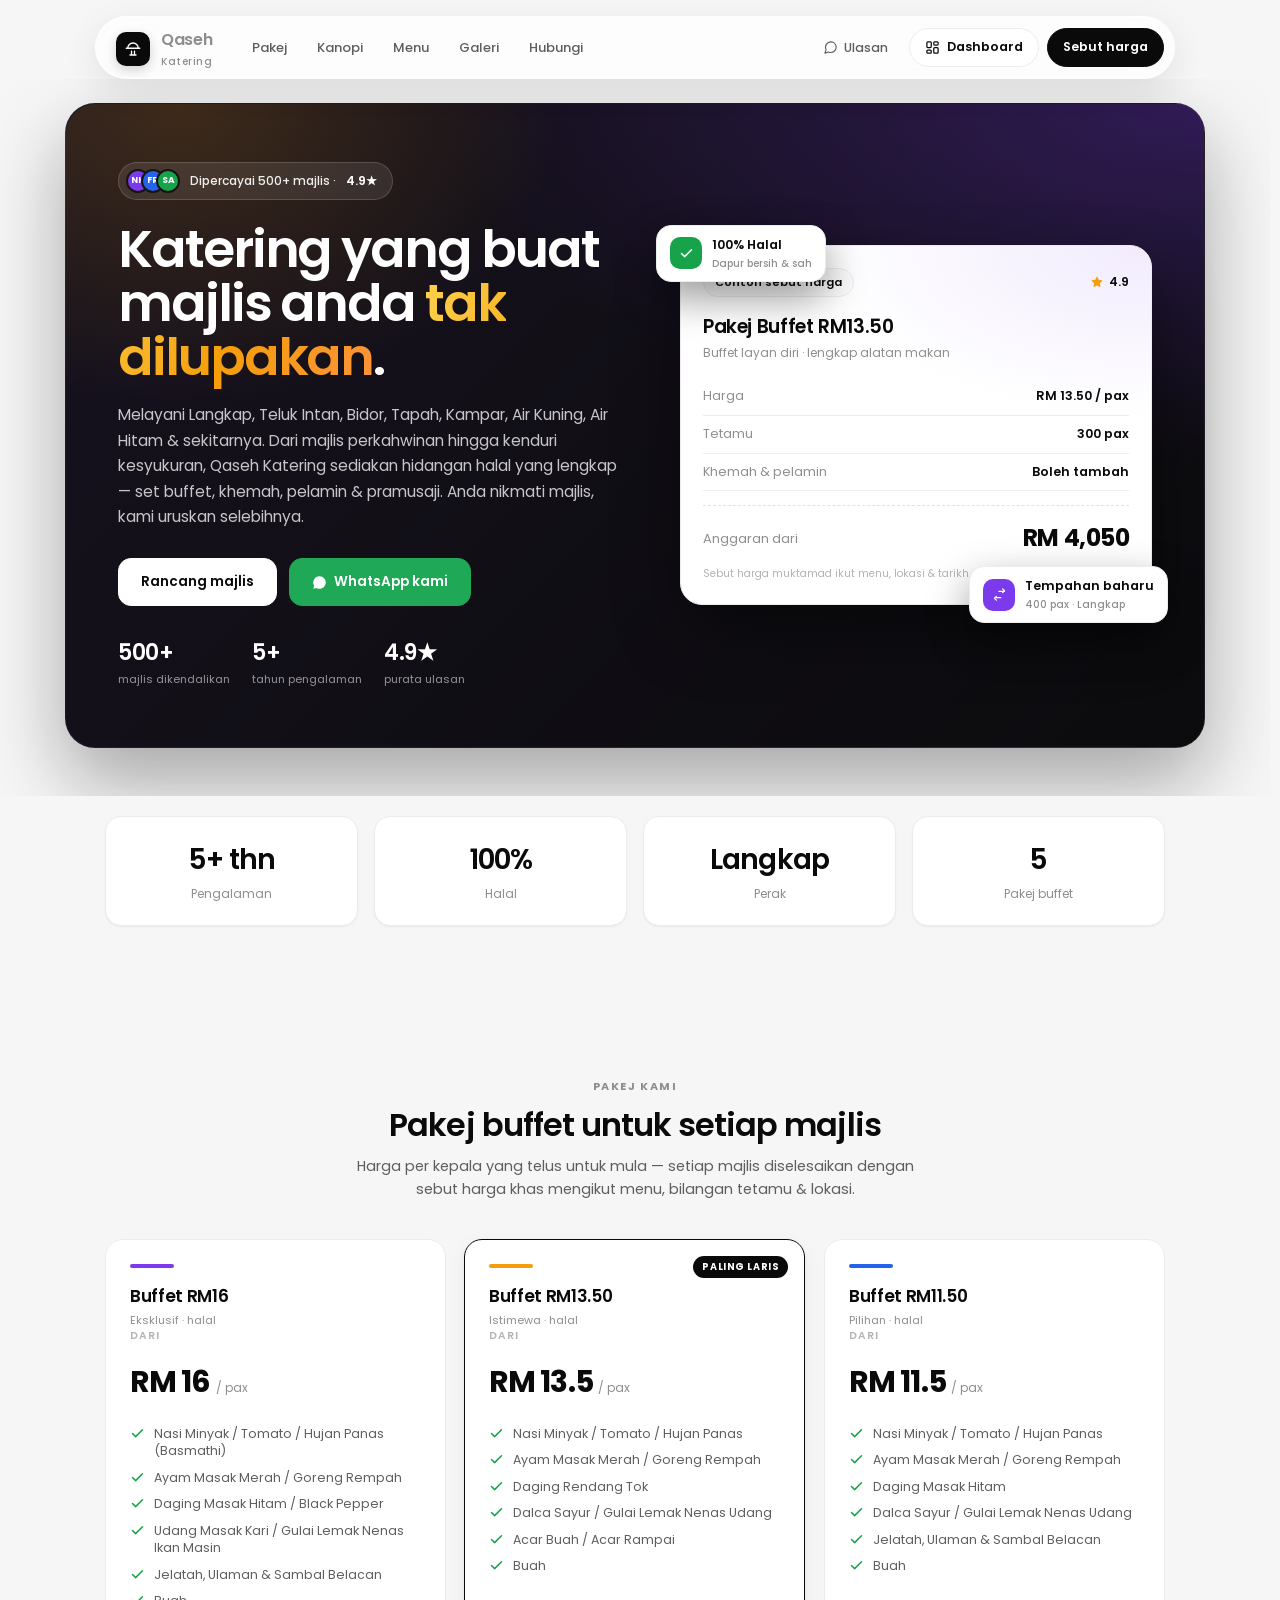
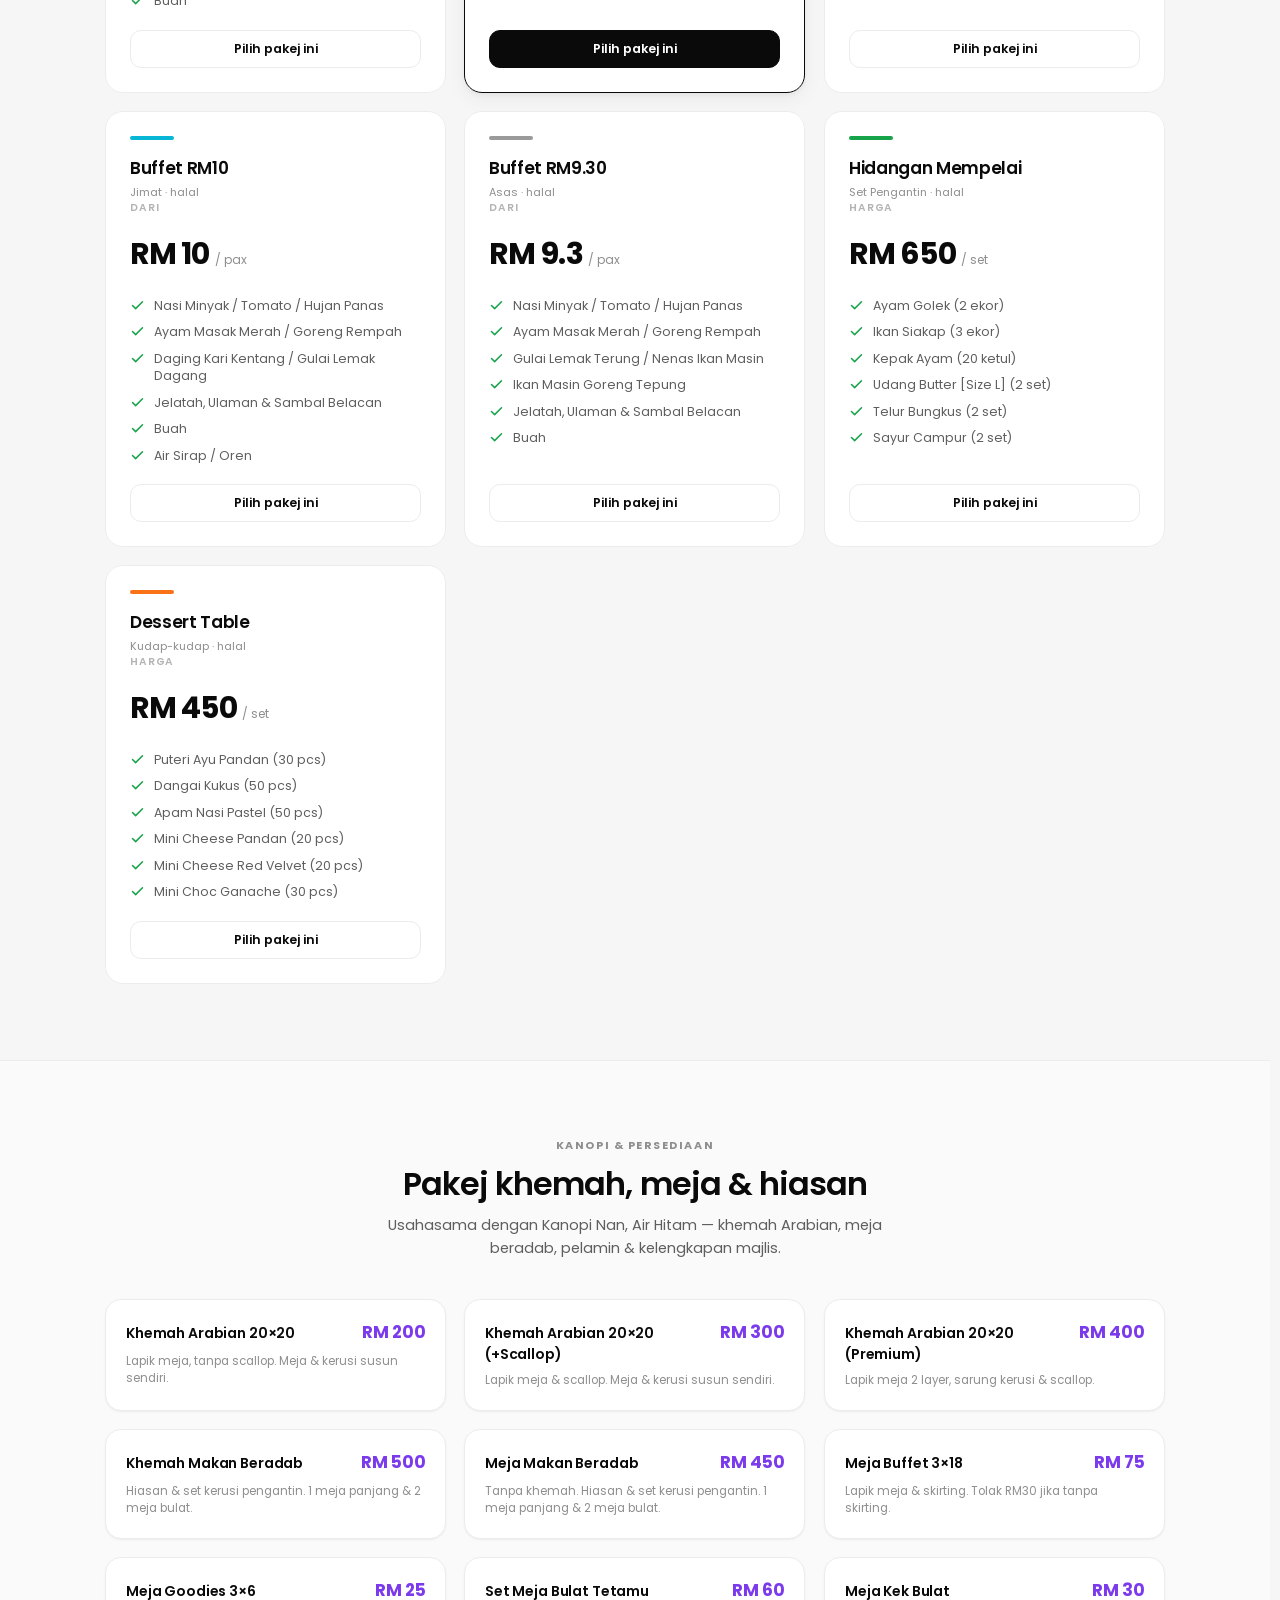
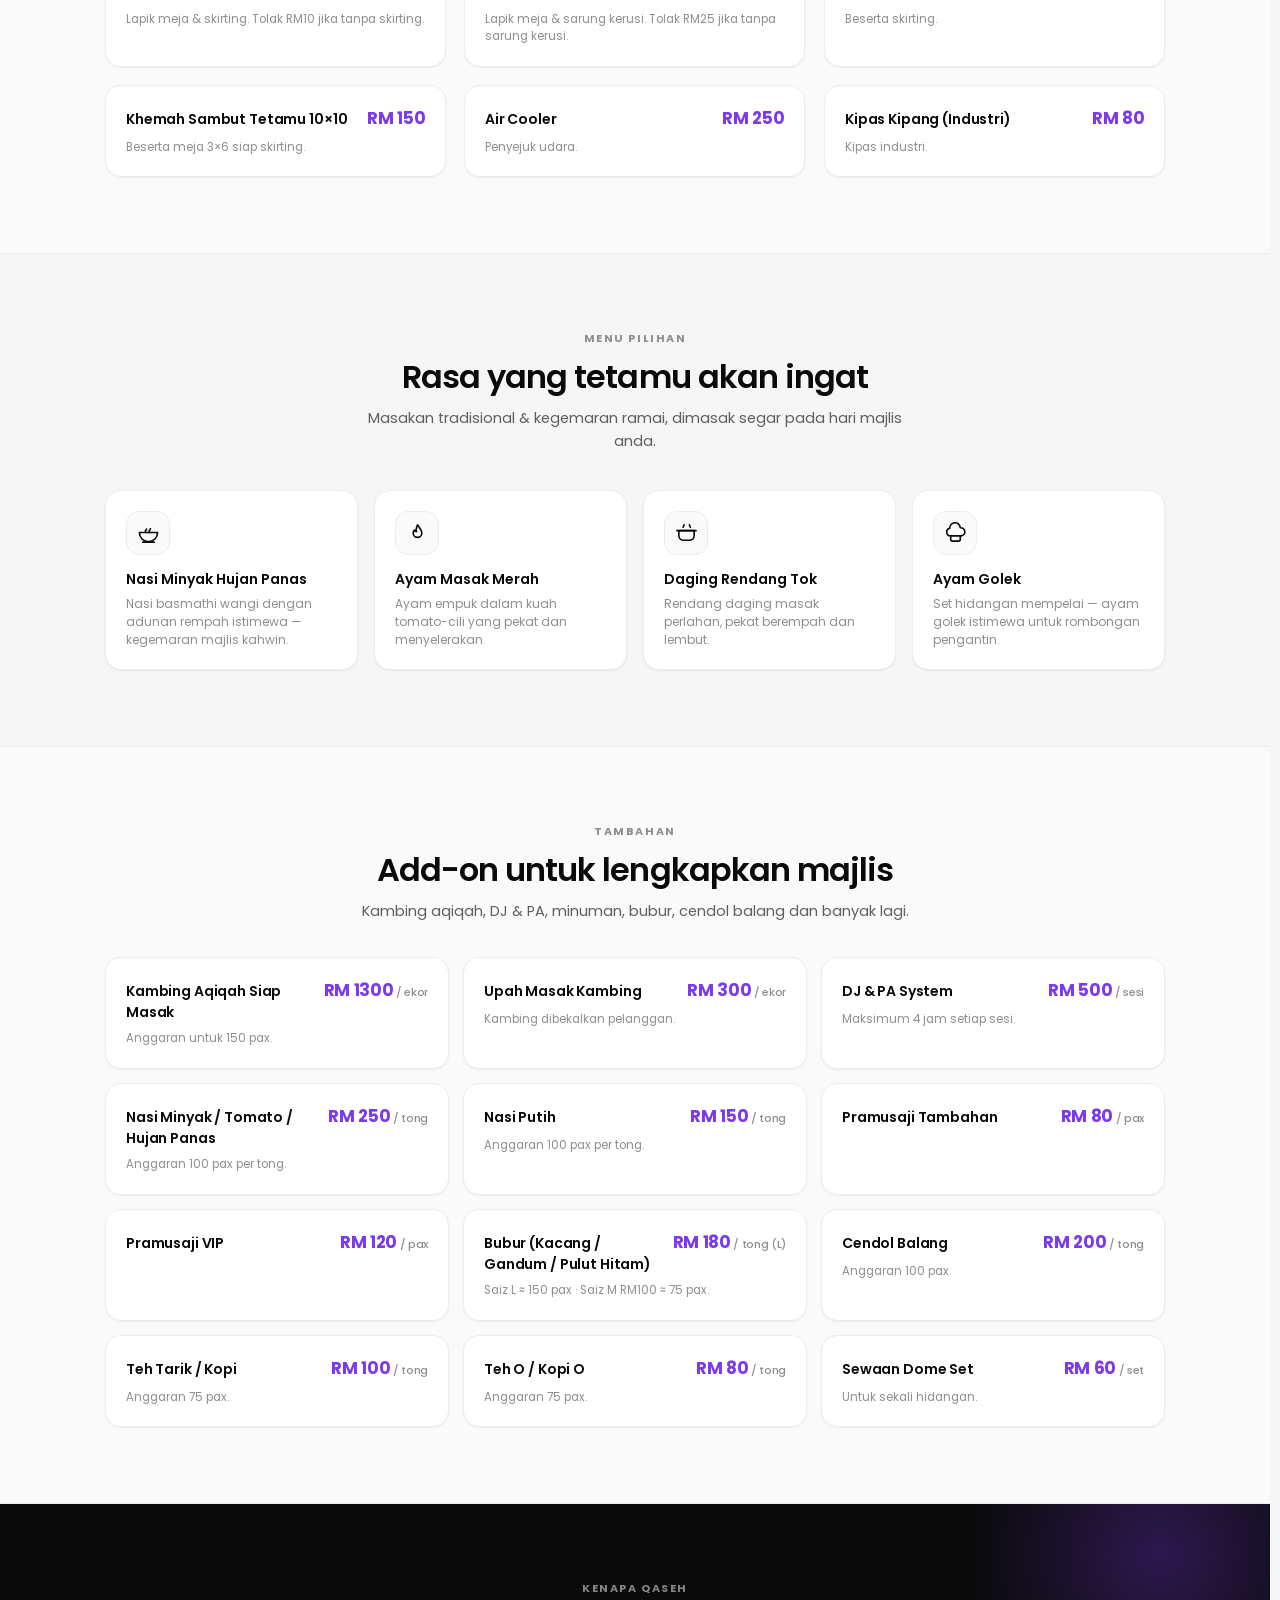
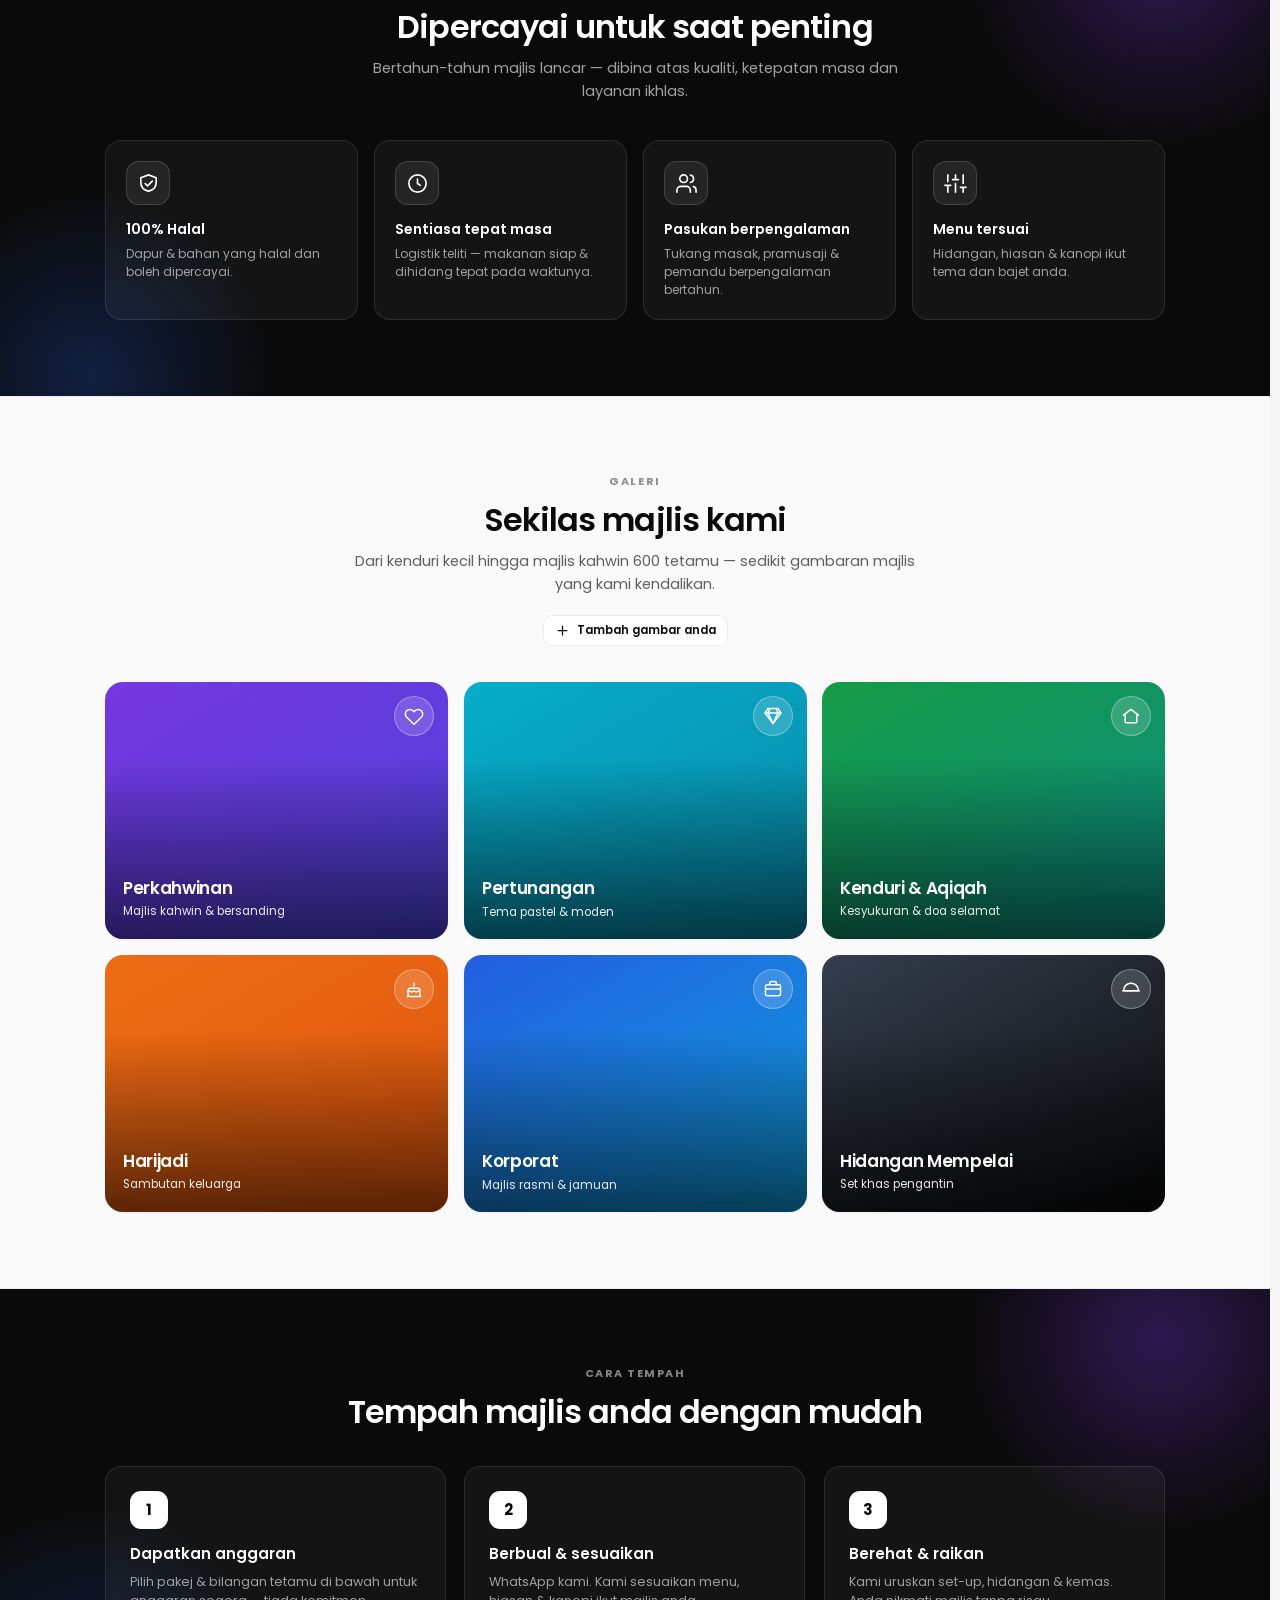
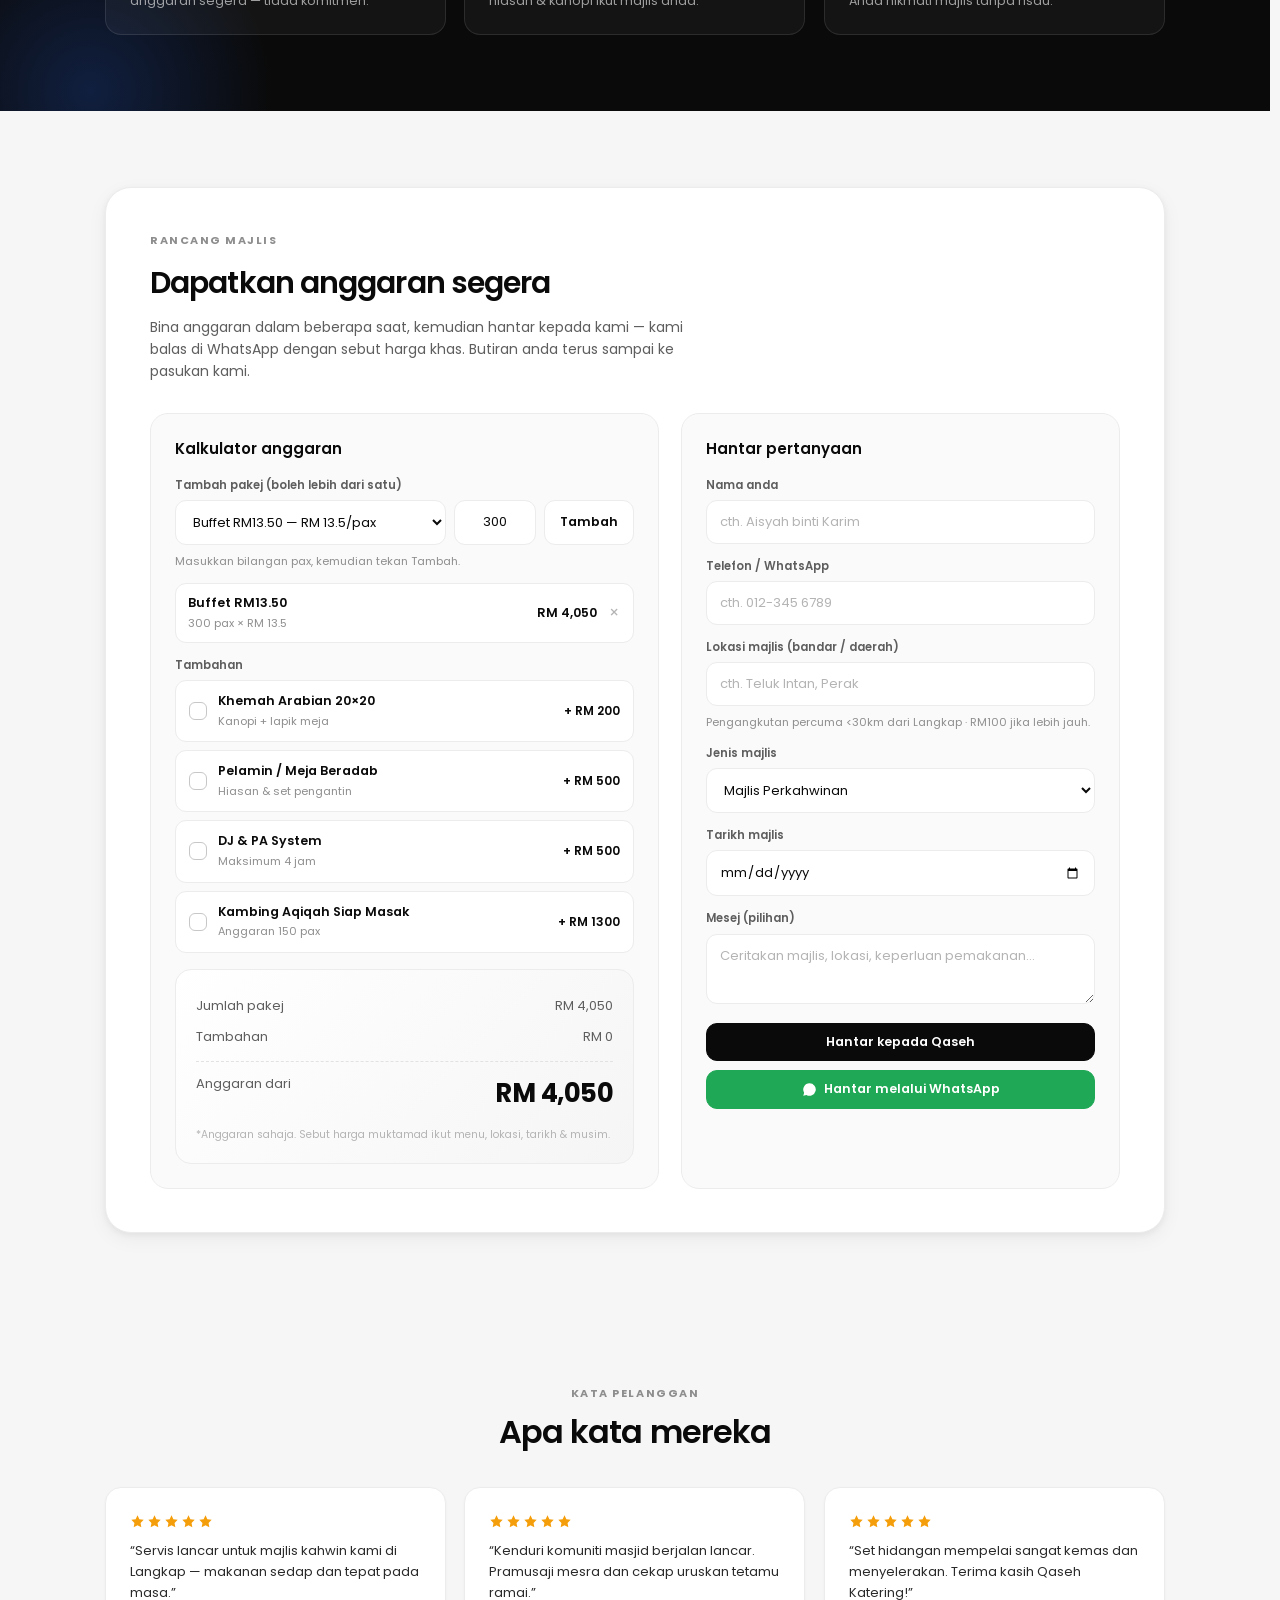
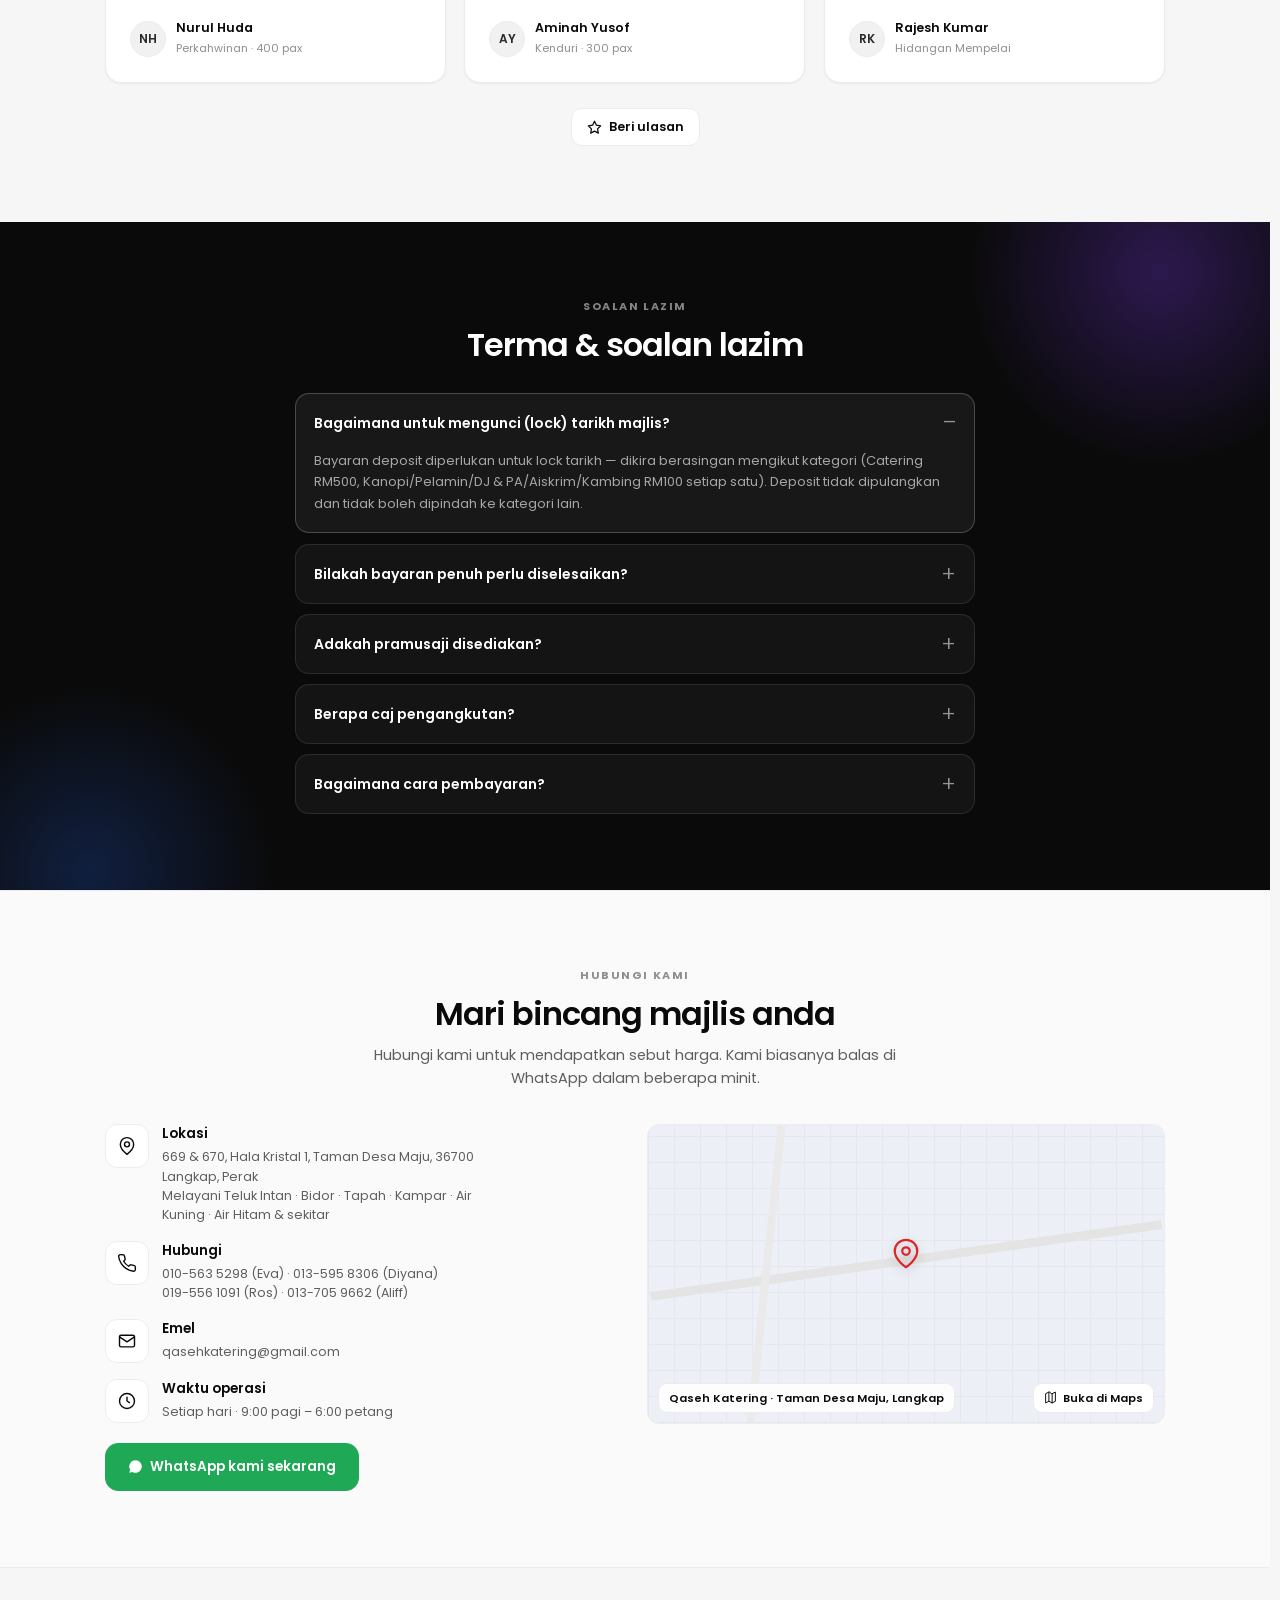
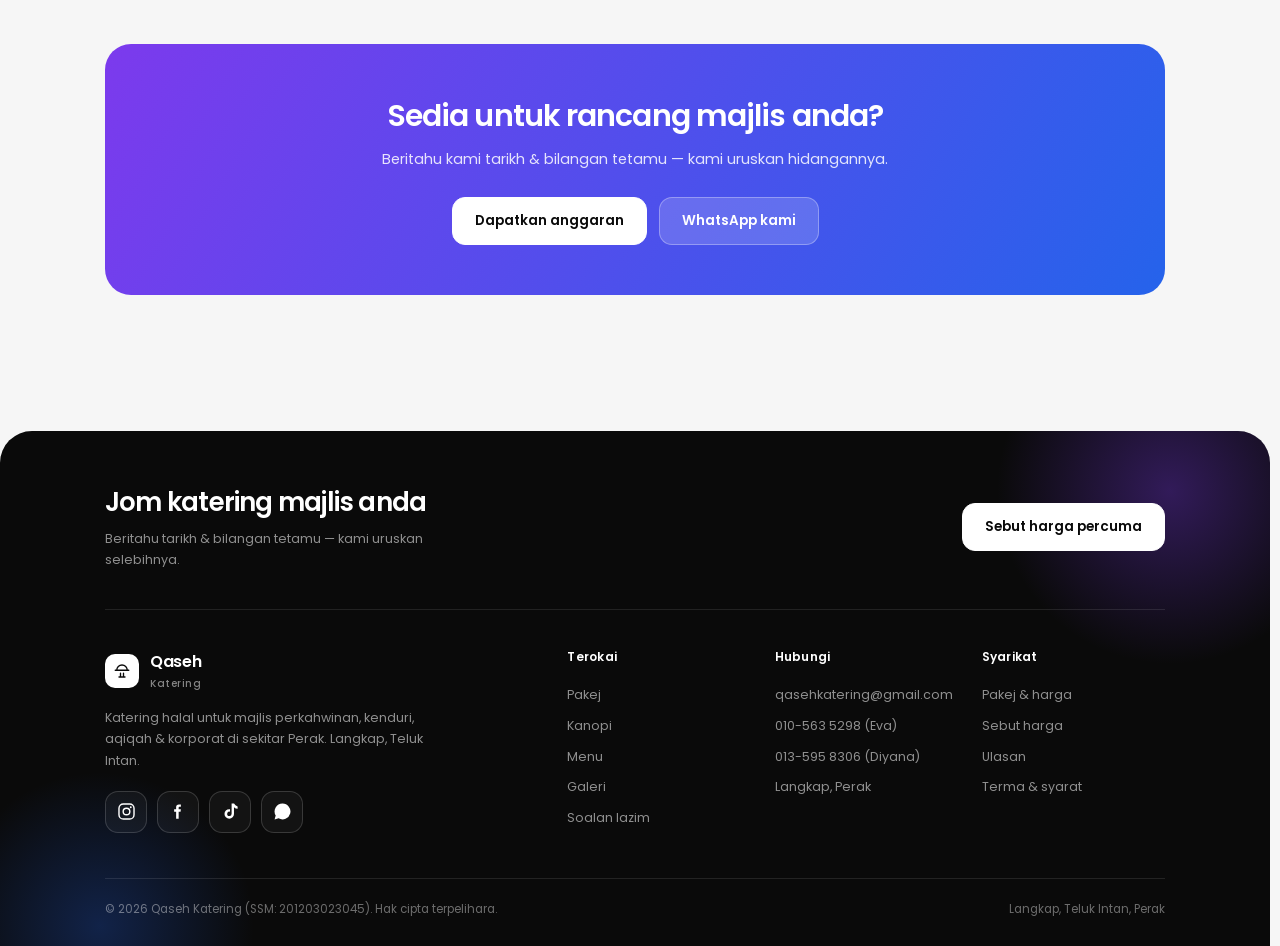
<file: index.html>
<!DOCTYPE html>
<html lang="ms">
<head>
<meta charset="UTF-8">
<meta name="viewport" content="width=device-width, initial-scale=1.0">
<title>Qaseh Katering — Katering Majlis, Langkap Perak</title>
<meta name="description" content="Qaseh Katering, Langkap Perak — katering majlis perkahwinan, kenduri, aqiqah & korporat. Pakej buffet, kanopi & pelamin. Dapatkan sebut harga hari ini.">
<link rel="preconnect" href="https://fonts.googleapis.com">
<link rel="preconnect" href="https://fonts.gstatic.com" crossorigin>
<link href="https://fonts.googleapis.com/css2?family=Poppins:wght@300;400;500;600;700&display=swap" rel="stylesheet">
<link rel="stylesheet" href="assets/css/app.css">
<link rel="stylesheet" href="assets/css/landing.css">
</head>
<body class="lp">

  <!-- NAV -->
  <nav class="lp-nav" id="lp-nav">
    <a class="lp-brand" href="index.html">
      <span class="logo"><svg viewBox="0 0 24 24" fill="none" stroke="currentColor" stroke-width="1.8" stroke-linecap="round" stroke-linejoin="round"><path d="M3 11h18M5 11a7 7 0 0 1 14 0M12 4v0M8 20h8M10 15v5M14 15v5"/></svg></span>
      <span><b>Qaseh</b><span>Katering</span></span>
    </a>
    <div class="lp-links">
      <a href="#packages">Pakej</a>
      <a href="#canopy">Kanopi</a>
      <a href="#menu">Menu</a>
      <a href="#gallery">Galeri</a>
      <a href="#contact">Hubungi</a>
    </div>
    <div class="grow"></div>
    <div class="lp-cta">
      <button class="lp-fbbtn" id="open-feedback" title="Beri ulasan"><svg viewBox="0 0 24 24" fill="none" stroke="currentColor" stroke-width="1.8" stroke-linecap="round" stroke-linejoin="round"><path d="M21 11.5a8.38 8.38 0 0 1-.9 3.8 8.5 8.5 0 0 1-7.6 4.7 8.38 8.38 0 0 1-3.8-.9L3 21l1.9-5.7a8.38 8.38 0 0 1-.9-3.8 8.5 8.5 0 0 1 4.7-7.6 8.38 8.38 0 0 1 3.8-.9h.5a8.48 8.48 0 0 1 8 8v.5z"/></svg>Ulasan</button>
      <a class="btn" href="dashboard.html" title="Buka dashboard operasi"><svg viewBox="0 0 24 24" width="15" height="15" fill="none" stroke="currentColor" stroke-width="1.8" stroke-linecap="round" stroke-linejoin="round"><rect x="3" y="3" width="7" height="9" rx="1.5"/><rect x="14" y="3" width="7" height="5" rx="1.5"/><rect x="14" y="12" width="7" height="9" rx="1.5"/><rect x="3" y="16" width="7" height="5" rx="1.5"/></svg>Dashboard</a>
      <a class="btn btn-primary" href="#quote">Sebut harga</a>
    </div>
  </nav>

  <!-- HERO -->
  <header class="lp-hero">
    <span class="blob b1"></span><span class="blob b2"></span><span class="blob b3"></span>
    <div class="lp-container lp-hero-grid">
      <div>
        <div class="lp-hero-badge">
          <span class="lp-avatars"><span style="background:#7C3AED">NH</span><span style="background:#2563EB">FR</span><span style="background:#16A34A">SA</span></span>
          Dipercayai 500+ majlis · <b>4.9★</b>
        </div>
        <h1>Katering yang buat majlis anda <em>tak dilupakan</em>.</h1>
        <p>Melayani Langkap, Teluk Intan, Bidor, Tapah, Kampar, Air Kuning, Air Hitam & sekitarnya. Dari majlis perkahwinan hingga kenduri kesyukuran, Qaseh Katering sediakan hidangan halal yang lengkap — set buffet, khemah, pelamin & pramusaji. Anda nikmati majlis, kami uruskan selebihnya.</p>
        <div class="lp-hero-cta">
          <a class="btn btn-primary btn-lg" href="#quote">Rancang majlis</a>
          <a class="btn btn-wa btn-lg" id="hero-wa" href="#" target="_blank" rel="noopener">
            <svg viewBox="0 0 24 24" width="17" height="17" fill="currentColor"><path d="M12 2a10 10 0 0 0-8.6 15.06L2 22l5.06-1.33A10 10 0 1 0 12 2z"/></svg>
            WhatsApp kami
          </a>
        </div>
        <div class="lp-trust">
          <div class="t"><b>500+</b><small>majlis dikendalikan</small></div>
          <div class="t"><b>5+</b><small>tahun pengalaman</small></div>
          <div class="t"><b>4.9★</b><small>purata ulasan</small></div>
        </div>
      </div>

      <!-- hero quote preview card -->
      <div class="lp-hero-visual">
      <div class="lp-float f1"><span class="ic" style="background:#16A34A"><svg viewBox="0 0 24 24" width="15" height="15" fill="none" stroke="#fff" stroke-width="2.4" stroke-linecap="round" stroke-linejoin="round"><path d="M20 6 9 17l-5-5"/></svg></span><span>100% Halal<small>Dapur bersih & sah</small></span></div>
      <div class="lp-float f2"><span class="ic" style="background:#7C3AED"><svg viewBox="0 0 24 24" width="15" height="15" fill="none" stroke="#fff" stroke-width="2" stroke-linecap="round" stroke-linejoin="round"><path d="M20 7h-9M14 17H5M17 3l3 3-3 3M7 21l-3-3 3-3"/></svg></span><span>Tempahan baharu<small>400 pax · Langkap</small></span></div>
      <div class="lp-hero-card">
        <div class="lp-hc-head">
          <span class="pill">Contoh sebut harga</span>
          <span class="lp-hc-rating"><svg viewBox="0 0 24 24"><path d="M12 2l3 6.3 6.9 1-5 4.9 1.2 6.8L12 17.8 5.9 21l1.2-6.8-5-4.9 6.9-1z"/></svg>4.9</span>
        </div>
        <div class="lp-hc-title">Pakej Buffet RM13.50</div>
        <div class="lp-hc-sub">Buffet layan diri · lengkap alatan makan</div>
        <div class="lp-hc-rows">
          <div class="lp-hc-row"><span class="muted">Harga</span><b>RM 13.50 / pax</b></div>
          <div class="lp-hc-row"><span class="muted">Tetamu</span><b>300 pax</b></div>
          <div class="lp-hc-row"><span class="muted">Khemah & pelamin</span><b>Boleh tambah</b></div>
        </div>
        <div class="lp-hc-total"><span class="muted">Anggaran dari</span><span class="big">RM 4,050</span></div>
        <div class="lp-hc-note">Sebut harga muktamad ikut menu, lokasi & tarikh.</div>
      </div>
      </div>
    </div>
  </header>

  <!-- STATS -->
  <section class="lp-section" style="padding-top:20px">
    <div class="lp-container">
      <div class="lp-stats">
        <div class="lp-stat"><div class="n">5+ thn</div><div class="l">Pengalaman</div></div>
        <div class="lp-stat"><div class="n">100%</div><div class="l">Halal</div></div>
        <div class="lp-stat"><div class="n">Langkap</div><div class="l">Perak</div></div>
        <div class="lp-stat"><div class="n">5</div><div class="l">Pakej buffet</div></div>
      </div>
    </div>
  </section>

  <!-- PACKAGES -->
  <section class="lp-section" id="packages">
    <div class="lp-container lp-center">
      <div class="lp-eyebrow">Pakej kami</div>
      <h2 class="lp-h2">Pakej buffet untuk setiap majlis</h2>
      <p class="lp-lead">Harga per kepala yang telus untuk mula — setiap majlis diselesaikan dengan sebut harga khas mengikut menu, bilangan tetamu & lokasi.</p>
    </div>
    <div class="lp-container"><div class="lp-pkg-grid" id="pkg-grid"></div></div>
  </section>

  <!-- KANOPI -->
  <section class="lp-section" id="canopy" style="background:var(--bg-soft);border-top:1px solid var(--line);border-bottom:1px solid var(--line)">
    <div class="lp-container lp-center">
      <div class="lp-eyebrow">Kanopi & persediaan</div>
      <h2 class="lp-h2">Pakej khemah, meja & hiasan</h2>
      <p class="lp-lead">Usahasama dengan Kanopi Nan, Air Hitam — khemah Arabian, meja beradab, pelamin & kelengkapan majlis.</p>
    </div>
    <div class="lp-container"><div class="lp-pkg-grid" id="canopy-grid"></div></div>
  </section>

  <!-- MENU HIGHLIGHTS -->
  <section class="lp-section" id="menu">
    <div class="lp-container lp-center">
      <div class="lp-eyebrow">Menu pilihan</div>
      <h2 class="lp-h2">Rasa yang tetamu akan ingat</h2>
      <p class="lp-lead">Masakan tradisional & kegemaran ramai, dimasak segar pada hari majlis anda.</p>
    </div>
    <div class="lp-container">
      <div class="lp-menu-grid">
        <div class="lp-dish"><div class="ic"><svg viewBox="0 0 24 24" fill="none" stroke="currentColor" stroke-width="1.7" stroke-linecap="round" stroke-linejoin="round"><path d="M2.5 11h19a9.5 9.5 0 0 1-19 0Z"/><path d="M6 21h12M9 11c-.6-1.6.2-2.8 1-3.6M13 11c-.7-1.8.2-3.1 1-4"/></svg></div><b>Nasi Minyak Hujan Panas</b><p>Nasi basmathi wangi dengan adunan rempah istimewa — kegemaran majlis kahwin.</p></div>
        <div class="lp-dish"><div class="ic"><svg viewBox="0 0 24 24" fill="none" stroke="currentColor" stroke-width="1.7" stroke-linecap="round" stroke-linejoin="round"><path d="M12 3c2.6 3.3 4.5 5.4 4.5 8.6a4.5 4.5 0 1 1-9 0c0-1.2.4-2.3 1.2-3.4.6 1.3 1.3 1.9 2.3 2C10 8.6 11 5.6 12 3Z"/></svg></div><b>Ayam Masak Merah</b><p>Ayam empuk dalam kuah tomato-cili yang pekat dan menyelerakan.</p></div>
        <div class="lp-dish"><div class="ic"><svg viewBox="0 0 24 24" fill="none" stroke="currentColor" stroke-width="1.7" stroke-linecap="round" stroke-linejoin="round"><path d="M4 9h16v5a5 5 0 0 1-5 5H9a5 5 0 0 1-5-5V9Z"/><path d="M2 9h20M8.5 5.5 9.5 3M15 3l1 2.5"/></svg></div><b>Daging Rendang Tok</b><p>Rendang daging masak perlahan, pekat berempah dan lembut.</p></div>
        <div class="lp-dish"><div class="ic"><svg viewBox="0 0 24 24" fill="none" stroke="currentColor" stroke-width="1.7" stroke-linecap="round" stroke-linejoin="round"><path d="M7 14.5a4 4 0 0 1-1-7.9A4.5 4.5 0 0 1 17 6 4 4 0 1 1 18 14.5M7 14.5V18a2 2 0 0 0 2 2h6a2 2 0 0 0 2-2v-3.5M7 14.5h11"/></svg></div><b>Ayam Golek</b><p>Set hidangan mempelai — ayam golek istimewa untuk rombongan pengantin.</p></div>
      </div>
    </div>
  </section>

  <!-- ADD-ONS -->
  <section class="lp-section" id="addons" style="background:var(--bg-soft);border-top:1px solid var(--line);border-bottom:1px solid var(--line)">
    <div class="lp-container lp-center">
      <div class="lp-eyebrow">Tambahan</div>
      <h2 class="lp-h2">Add-on untuk lengkapkan majlis</h2>
      <p class="lp-lead">Kambing aqiqah, DJ & PA, minuman, bubur, cendol balang dan banyak lagi.</p>
    </div>
    <div class="lp-container"><div class="lp-addon-grid" id="addon-grid"></div></div>
  </section>

  <!-- WHY -->
  <section class="lp-section lp-dark" id="why">
    <div class="lp-container lp-center">
      <div class="lp-eyebrow">Kenapa Qaseh</div>
      <h2 class="lp-h2">Dipercayai untuk saat penting</h2>
      <p class="lp-lead">Bertahun-tahun majlis lancar — dibina atas kualiti, ketepatan masa dan layanan ikhlas.</p>
    </div>
    <div class="lp-container">
      <div class="lp-menu-grid">
        <div class="lp-dish"><div class="ic"><svg viewBox="0 0 24 24" fill="none" stroke="currentColor" stroke-width="1.7" stroke-linecap="round" stroke-linejoin="round"><path d="M12 3 4 6v5c0 4.5 3.2 7.9 8 9 4.8-1.1 8-4.5 8-9V6l-8-3Z"/><path d="m8.5 12 2.5 2.5L16 9.5"/></svg></div><b>100% Halal</b><p>Dapur & bahan yang halal dan boleh dipercayai.</p></div>
        <div class="lp-dish"><div class="ic"><svg viewBox="0 0 24 24" fill="none" stroke="currentColor" stroke-width="1.7" stroke-linecap="round" stroke-linejoin="round"><circle cx="12" cy="12" r="9"/><path d="M12 7.5V12l3 2"/></svg></div><b>Sentiasa tepat masa</b><p>Logistik teliti — makanan siap & dihidang tepat pada waktunya.</p></div>
        <div class="lp-dish"><div class="ic"><svg viewBox="0 0 24 24" fill="none" stroke="currentColor" stroke-width="1.7" stroke-linecap="round" stroke-linejoin="round"><path d="M16 21v-2a4 4 0 0 0-4-4H6a4 4 0 0 0-4 4v2"/><circle cx="9" cy="7" r="4"/><path d="M22 21v-2a4 4 0 0 0-3-3.9M16 3.1A4 4 0 0 1 16 11"/></svg></div><b>Pasukan berpengalaman</b><p>Tukang masak, pramusaji & pemandu berpengalaman bertahun.</p></div>
        <div class="lp-dish"><div class="ic"><svg viewBox="0 0 24 24" fill="none" stroke="currentColor" stroke-width="1.7" stroke-linecap="round" stroke-linejoin="round"><path d="M4 21v-7M4 10V3M12 21v-9M12 8V3M20 21v-5M20 12V3M1 14h6M9 8h6M17 16h6"/></svg></div><b>Menu tersuai</b><p>Hidangan, hiasan & kanopi ikut tema dan bajet anda.</p></div>
      </div>
    </div>
  </section>

  <!-- GALLERY -->
  <section class="lp-section" id="gallery" style="background:var(--bg-soft);border-top:1px solid var(--line);border-bottom:1px solid var(--line)">
    <div class="lp-container lp-center">
      <div class="lp-eyebrow">Galeri</div>
      <h2 class="lp-h2">Sekilas majlis kami</h2>
      <p class="lp-lead">Dari kenduri kecil hingga majlis kahwin 600 tetamu — sedikit gambaran majlis yang kami kendalikan.</p>
      <div style="margin-top:18px">
        <button class="btn btn-sm" id="gallery-add"><svg viewBox="0 0 24 24" width="14" height="14" fill="none" stroke="currentColor" stroke-width="2" stroke-linecap="round" stroke-linejoin="round"><path d="M12 5v14M5 12h14"/></svg>Tambah gambar anda</button>
        <input type="file" id="gallery-file" accept="image/*" multiple hidden>
      </div>
    </div>
    <div class="lp-container">
      <div class="lp-gallery" id="lp-gallery">
        <div class="lp-gtile g-wed"><span class="emoji"><svg viewBox="0 0 24 24" fill="none" stroke="currentColor" stroke-width="1.8" stroke-linecap="round" stroke-linejoin="round"><path d="M20.8 5.7a5.4 5.4 0 0 0-7.7 0L12 6.8l-1.1-1.1a5.4 5.4 0 1 0-7.7 7.7L12 22l8.8-8.6a5.4 5.4 0 0 0 0-7.7Z"/></svg></span><span class="cap"><b>Perkahwinan</b><small>Majlis kahwin & bersanding</small></span></div>
        <div class="lp-gtile g-eng"><span class="emoji"><svg viewBox="0 0 24 24" fill="none" stroke="currentColor" stroke-width="1.8" stroke-linecap="round" stroke-linejoin="round"><path d="M6 3h12l3.5 5.5L12 21 2.5 8.5 6 3Z"/><path d="M2.5 8.5h19M8.5 3 6 8.5 12 21M15.5 3 18 8.5 12 21"/></svg></span><span class="cap"><b>Pertunangan</b><small>Tema pastel & moden</small></span></div>
        <div class="lp-gtile g-rama"><span class="emoji"><svg viewBox="0 0 24 24" fill="none" stroke="currentColor" stroke-width="1.8" stroke-linecap="round" stroke-linejoin="round"><path d="m3 11 9-7 9 7"/><path d="M5 10v9a1 1 0 0 0 1 1h12a1 1 0 0 0 1-1v-9"/></svg></span><span class="cap"><b>Kenduri & Aqiqah</b><small>Kesyukuran & doa selamat</small></span></div>
        <div class="lp-gtile g-bday"><span class="emoji"><svg viewBox="0 0 24 24" fill="none" stroke="currentColor" stroke-width="1.8" stroke-linecap="round" stroke-linejoin="round"><path d="M4 21h16M5 21v-8a2 2 0 0 1 2-2h10a2 2 0 0 1 2 2v8"/><path d="M4 15.5c1.3 0 1.3-1 2.7-1s1.3 1 2.6 1 1.4-1 2.7-1 1.3 1 2.7 1 1.3-1 2.6-1M12 8V5"/></svg></span><span class="cap"><b>Harijadi</b><small>Sambutan keluarga</small></span></div>
        <div class="lp-gtile g-corp"><span class="emoji"><svg viewBox="0 0 24 24" fill="none" stroke="currentColor" stroke-width="1.8" stroke-linecap="round" stroke-linejoin="round"><rect x="3" y="7" width="18" height="13" rx="2"/><path d="M8 7V5a2 2 0 0 1 2-2h4a2 2 0 0 1 2 2v2M3 12h18"/></svg></span><span class="cap"><b>Korporat</b><small>Majlis rasmi & jamuan</small></span></div>
        <div class="lp-gtile g-priv"><span class="emoji"><svg viewBox="0 0 24 24" fill="none" stroke="currentColor" stroke-width="1.8" stroke-linecap="round" stroke-linejoin="round"><path d="M3 14a9 9 0 0 1 18 0Z"/><path d="M2 14h20M12 5v0"/></svg></span><span class="cap"><b>Hidangan Mempelai</b><small>Set khas pengantin</small></span></div>
      </div>
    </div>
  </section>

  <!-- HOW IT WORKS -->
  <section class="lp-section lp-dark" id="how">
    <div class="lp-container lp-center">
      <div class="lp-eyebrow">Cara tempah</div>
      <h2 class="lp-h2">Tempah majlis anda dengan mudah</h2>
    </div>
    <div class="lp-container">
      <div class="lp-steps">
        <div class="lp-step"><div class="num">1</div><b>Dapatkan anggaran</b><p>Pilih pakej & bilangan tetamu di bawah untuk anggaran segera — tiada komitmen.</p></div>
        <div class="lp-step"><div class="num">2</div><b>Berbual & sesuaikan</b><p>WhatsApp kami. Kami sesuaikan menu, hiasan & kanopi ikut majlis anda.</p></div>
        <div class="lp-step"><div class="num">3</div><b>Berehat & raikan</b><p>Kami uruskan set-up, hidangan & kemas. Anda nikmati majlis tanpa risau.</p></div>
      </div>
    </div>
  </section>

  <!-- ESTIMATOR + ENQUIRY -->
  <section class="lp-section" id="quote">
    <div class="lp-container">
      <div class="lp-quote">
        <div class="lp-eyebrow">Rancang majlis</div>
        <h2>Dapatkan anggaran segera</h2>
        <p class="sub">Bina anggaran dalam beberapa saat, kemudian hantar kepada kami — kami balas di WhatsApp dengan sebut harga khas. Butiran anda terus sampai ke pasukan kami.</p>
        <div class="lp-quote-grid">

          <!-- estimator -->
          <div class="lp-panel">
            <h3>Kalkulator anggaran</h3>
            <div class="lp-field"><label>Tambah pakej (boleh lebih dari satu)</label>
              <div class="lp-addrow">
                <select id="e-pkg"></select>
                <input type="number" id="e-pax" value="300" min="1" step="10">
                <button class="btn" id="e-add" type="button">Tambah</button>
              </div>
              <div class="lp-hint" id="e-unit-hint">Masukkan bilangan pax, kemudian tekan Tambah.</div>
            </div>
            <div id="e-cart" class="lp-cart"></div>
            <div class="lp-field"><label>Tambahan</label>
              <div class="lp-addons" id="e-addons"></div>
            </div>
            <div class="lp-est">
              <div class="row"><span>Jumlah pakej</span><span id="e-line-pkgv">RM 0</span></div>
              <div class="row"><span>Tambahan</span><span id="e-line-add">RM 0</span></div>
              <div class="row total"><span>Anggaran dari</span><b id="e-total">RM 0</b></div>
              <div class="note">*Anggaran sahaja. Sebut harga muktamad ikut menu, lokasi, tarikh & musim.</div>
            </div>
          </div>

          <!-- enquiry form -->
          <div class="lp-panel">
            <h3>Hantar pertanyaan</h3>
            <form id="enquiry-form">
              <div class="lp-field"><label>Nama anda</label><input type="text" id="f-name" placeholder="cth. Aisyah binti Karim" required></div>
              <div class="lp-field"><label>Telefon / WhatsApp</label><input type="tel" id="f-phone" placeholder="cth. 012-345 6789" required></div>
              <div class="lp-field"><label>Lokasi majlis (bandar / daerah)</label><input type="text" id="f-loc" placeholder="cth. Teluk Intan, Perak"><div class="lp-hint" style="color:var(--mist)">Pengangkutan percuma &lt;30km dari Langkap · RM100 jika lebih jauh.</div></div>
              <div class="lp-field"><label>Jenis majlis</label>
                <select id="f-event">
                  <option>Majlis Perkahwinan</option><option>Majlis Pertunangan</option><option>Kenduri Kesyukuran</option>
                  <option>Aqiqah</option><option>Majlis Harijadi</option><option>Majlis Korporat</option><option>Lain-lain</option>
                </select>
              </div>
              <div class="lp-field"><label>Tarikh majlis</label><input type="date" id="f-date"></div>
              <div class="lp-field"><label>Mesej (pilihan)</label><textarea id="f-msg" placeholder="Ceritakan majlis, lokasi, keperluan pemakanan…"></textarea></div>
              <button type="submit" class="btn btn-block" style="margin-bottom:9px">Hantar kepada Qaseh</button>
              <a class="btn btn-wa btn-block" id="form-wa" href="#" target="_blank" rel="noopener">
                <svg viewBox="0 0 24 24" width="16" height="16" fill="currentColor"><path d="M12 2a10 10 0 0 0-8.6 15.06L2 22l5.06-1.33A10 10 0 1 0 12 2z"/></svg>
                Hantar melalui WhatsApp
              </a>
            </form>
          </div>

        </div>
      </div>
    </div>
  </section>

  <!-- TESTIMONIALS -->
  <section class="lp-section" id="reviews">
    <div class="lp-container lp-center">
      <div class="lp-eyebrow">Kata pelanggan</div>
      <h2 class="lp-h2">Apa kata mereka</h2>
    </div>
    <div class="lp-container"><div class="lp-testi-grid" id="testi-grid"></div></div>

    <div class="lp-container lp-center" style="margin-top:26px">
      <button class="btn" id="open-feedback-2"><svg viewBox="0 0 24 24" width="15" height="15" fill="none" stroke="currentColor" stroke-width="1.8" stroke-linecap="round" stroke-linejoin="round"><path d="M12 2l3 6.3 6.9 1-5 4.9 1.2 6.8L12 17.8 5.9 21l1.2-6.8-5-4.9 6.9-1z"/></svg>Beri ulasan</button>
    </div>
  </section>

  <!-- FAQ -->
  <section class="lp-section lp-dark" id="faq">
    <div class="lp-container lp-center">
      <div class="lp-eyebrow">Soalan lazim</div>
      <h2 class="lp-h2">Terma & soalan lazim</h2>
    </div>
    <div class="lp-container" style="max-width:760px">
      <div class="lp-faq">
        <details open><summary>Bagaimana untuk mengunci (lock) tarikh majlis?</summary><p>Bayaran deposit diperlukan untuk lock tarikh — dikira berasingan mengikut kategori (Catering RM500, Kanopi/Pelamin/DJ & PA/Aiskrim/Kambing RM100 setiap satu). Deposit tidak dipulangkan dan tidak boleh dipindah ke kategori lain.</p></details>
        <details><summary>Bilakah bayaran penuh perlu diselesaikan?</summary><p>Bayaran penuh hendaklah diselesaikan selewat-lewatnya <b>seminggu sebelum</b> tarikh majlis.</p></details>
        <details><summary>Adakah pramusaji disediakan?</summary><p>Pramusaji disediakan untuk tempahan buffet <b>250 pax ke atas</b> (maksimum 4 jam). Bagi bawah 250 pax, kami guna konsep set-up & tinggal dengan pinggan pakai buang.</p></details>
        <details><summary>Berapa caj pengangkutan?</summary><p>Percuma untuk jarak kurang 30km dari lokasi kami. Melebihi 30km dikenakan RM100.</p></details>
        <details><summary>Bagaimana cara pembayaran?</summary><p>Kami terima Bank Transfer, DuitNow QR dan Tunai. Pelanggan hantar bukti pembayaran (resit/screenshot) untuk pengesahan.</p></details>
      </div>
    </div>
  </section>

  <!-- CONTACT -->
  <section class="lp-section" id="contact" style="background:var(--bg-soft);border-top:1px solid var(--line);border-bottom:1px solid var(--line)">
    <div class="lp-container lp-center">
      <div class="lp-eyebrow">Hubungi kami</div>
      <h2 class="lp-h2">Mari bincang majlis anda</h2>
      <p class="lp-lead">Hubungi kami untuk mendapatkan sebut harga. Kami biasanya balas di WhatsApp dalam beberapa minit.</p>
    </div>
    <div class="lp-container">
      <div class="lp-contact">
        <div class="lp-contact-info">
          <div class="lp-ci"><span class="ic"><svg viewBox="0 0 24 24" fill="none" stroke="currentColor" stroke-width="1.7" stroke-linecap="round" stroke-linejoin="round"><path d="M20 10c0 6-8 12-8 12s-8-6-8-12a8 8 0 0 1 16 0Z"/><circle cx="12" cy="10" r="3"/></svg></span><div><b>Lokasi</b><p>669 & 670, Hala Kristal 1, Taman Desa Maju, 36700 Langkap, Perak<br>Melayani Teluk Intan · Bidor · Tapah · Kampar · Air Kuning · Air Hitam & sekitar</p></div></div>
          <div class="lp-ci"><span class="ic"><svg viewBox="0 0 24 24" fill="none" stroke="currentColor" stroke-width="1.7" stroke-linecap="round" stroke-linejoin="round"><path d="M22 16.9v3a2 2 0 0 1-2.2 2 19.8 19.8 0 0 1-8.6-3.1 19.5 19.5 0 0 1-6-6A19.8 19.8 0 0 1 2 4.2 2 2 0 0 1 4 2h3a2 2 0 0 1 2 1.7c.1 1 .4 1.9.7 2.8a2 2 0 0 1-.5 2.1L8 9.9a16 16 0 0 0 6 6l1.3-1.3a2 2 0 0 1 2.1-.4c.9.3 1.8.6 2.8.7A2 2 0 0 1 22 16.9Z"/></svg></span><div><b>Hubungi</b><p>010-563 5298 (Eva) · 013-595 8306 (Diyana)<br>019-556 1091 (Ros) · 013-705 9662 (Aliff)</p></div></div>
          <div class="lp-ci"><span class="ic"><svg viewBox="0 0 24 24" fill="none" stroke="currentColor" stroke-width="1.7" stroke-linecap="round" stroke-linejoin="round"><rect x="3" y="5" width="18" height="14" rx="2"/><path d="m3 7 9 6 9-6"/></svg></span><div><b>Emel</b><p>qasehkatering@gmail.com</p></div></div>
          <div class="lp-ci"><span class="ic"><svg viewBox="0 0 24 24" fill="none" stroke="currentColor" stroke-width="1.7" stroke-linecap="round" stroke-linejoin="round"><circle cx="12" cy="12" r="9"/><path d="M12 7.5V12l3 2"/></svg></span><div><b>Waktu operasi</b><p>Setiap hari · 9:00 pagi – 6:00 petang</p></div></div>
          <a class="btn btn-wa btn-lg" id="contact-wa" href="#" target="_blank" rel="noopener" style="margin-top:4px;align-self:flex-start">
            <svg viewBox="0 0 24 24" width="17" height="17" fill="currentColor"><path d="M12 2a10 10 0 0 0-8.6 15.06L2 22l5.06-1.33A10 10 0 1 0 12 2z"/></svg>WhatsApp kami sekarang
          </a>
        </div>
        <div class="map-preview" style="min-height:300px">
          <span class="map-pin"><svg viewBox="0 0 24 24" fill="none" stroke="currentColor" stroke-width="1.8" stroke-linecap="round" stroke-linejoin="round"><path d="M21 10c0 7-9 13-9 13s-9-6-9-13a9 9 0 0 1 18 0z"/><circle cx="12" cy="10" r="3"/></svg></span>
          <span class="map-label">Qaseh Katering · Taman Desa Maju, Langkap</span>
          <a class="map-open" href="https://www.google.com/maps/search/?api=1&query=Qaseh%20Katering%20Taman%20Desa%20Maju%20Langkap%20Perak" target="_blank" rel="noopener"><svg viewBox="0 0 24 24" fill="none" stroke="currentColor" stroke-width="1.8" stroke-linecap="round" stroke-linejoin="round"><path d="M9 2 3 5v17l6-3 6 3 6-3V2l-6 3z"/><path d="M9 2v17M15 5v17"/></svg>Buka di Maps</a>
        </div>
      </div>
    </div>
  </section>

  <!-- CTA BAND -->
  <section class="lp-section">
    <div class="lp-container">
      <div class="lp-band">
        <h2>Sedia untuk rancang majlis anda?</h2>
        <p>Beritahu kami tarikh & bilangan tetamu — kami uruskan hidangannya.</p>
        <div class="lp-hero-cta">
          <a class="btn btn-lg" href="#quote">Dapatkan anggaran</a>
          <a class="btn btn-wa btn-lg" id="band-wa" href="#" target="_blank" rel="noopener">WhatsApp kami</a>
        </div>
      </div>
    </div>
  </section>

  <!-- FOOTER -->
  <footer class="lp-footer">
    <div class="lp-container">
      <div class="lp-foot-cta">
        <div>
          <h3>Jom katering majlis anda</h3>
          <p>Beritahu tarikh & bilangan tetamu — kami uruskan selebihnya.</p>
        </div>
        <a class="btn btn-lg" href="#quote">Sebut harga percuma</a>
      </div>

      <div class="lp-foot-top">
        <div class="lp-foot-brand">
          <a class="lp-brand" href="index.html"><span class="logo"><svg viewBox="0 0 24 24" fill="none" stroke="currentColor" stroke-width="1.8" stroke-linecap="round" stroke-linejoin="round"><path d="M3 11h18M5 11a7 7 0 0 1 14 0M12 4v0M8 20h8M10 15v5M14 15v5"/></svg></span><span><b>Qaseh</b><span>Katering</span></span></a>
          <p>Katering halal untuk majlis perkahwinan, kenduri, aqiqah & korporat di sekitar Perak. Langkap, Teluk Intan.</p>
          <div class="lp-socials">
            <a class="lp-social" id="soc-ig" href="https://instagram.com" target="_blank" rel="noopener" aria-label="Instagram" title="Instagram"><svg viewBox="0 0 24 24" fill="none" stroke="currentColor" stroke-width="1.8"><rect x="2.5" y="2.5" width="19" height="19" rx="5.5"/><circle cx="12" cy="12" r="4.2"/><circle cx="17.4" cy="6.6" r="1.15" fill="currentColor" stroke="none"/></svg></a>
            <a class="lp-social" id="soc-fb" href="https://facebook.com" target="_blank" rel="noopener" aria-label="Facebook" title="Facebook"><svg viewBox="0 0 24 24" fill="currentColor" stroke="none"><path d="M15 3h-2.5A3.5 3.5 0 0 0 9 6.5V9H6.5v3.2H9V21h3.2v-8.8h2.4l.4-3.2h-2.8V6.9c0-.5.3-.9.9-.9H15z"/></svg></a>
            <a class="lp-social" id="soc-tt" href="https://tiktok.com" target="_blank" rel="noopener" aria-label="TikTok" title="TikTok"><svg viewBox="0 0 24 24" fill="currentColor" stroke="none"><path d="M21 8.6a6.5 6.5 0 0 1-4.6-1.9V15a6 6 0 1 1-6-6c.35 0 .7 0 1 .08v3.2a2.8 2.8 0 1 0 2 2.7V2h3.1A6.5 6.5 0 0 0 21 5.6z"/></svg></a>
            <a class="lp-social" id="foot-wa" href="#" target="_blank" rel="noopener" aria-label="WhatsApp" title="WhatsApp"><svg viewBox="0 0 24 24" fill="currentColor" stroke="none"><path d="M12 2a10 10 0 0 0-8.6 15.06L2 22l5.06-1.33A10 10 0 1 0 12 2zm4.5 12.1c-.25-.13-1.47-.72-1.7-.8s-.39-.13-.56.13-.64.8-.78.97-.29.19-.54.06a6.5 6.5 0 0 1-1.92-1.18 7.2 7.2 0 0 1-1.33-1.65c-.14-.24 0-.37.11-.5s.25-.29.37-.44a1.7 1.7 0 0 0 .25-.42.46.46 0 0 0 0-.44c-.06-.13-.56-1.35-.77-1.85s-.4-.42-.56-.43h-.48a.92.92 0 0 0-.66.31 2.79 2.79 0 0 0-.87 2.07 4.84 4.84 0 0 0 1.01 2.57 11.1 11.1 0 0 0 4.24 3.75c.59.25 1.05.4 1.41.52a3.4 3.4 0 0 0 1.56.1 2.55 2.55 0 0 0 1.67-1.18 2.07 2.07 0 0 0 .14-1.18c-.06-.11-.23-.17-.48-.3z"/></svg></a>
          </div>
        </div>
        <div class="lp-foot-cols">
          <div class="lp-foot-col"><h4>Terokai</h4><a href="#packages">Pakej</a><a href="#canopy">Kanopi</a><a href="#menu">Menu</a><a href="#gallery">Galeri</a><a href="#faq">Soalan lazim</a></div>
          <div class="lp-foot-col"><h4>Hubungi</h4><a href="mailto:qasehkatering@gmail.com">qasehkatering@gmail.com</a><a href="tel:+60105635298">010-563 5298 (Eva)</a><a href="tel:+60135958306">013-595 8306 (Diyana)</a><a href="#contact">Langkap, Perak</a></div>
          <div class="lp-foot-col"><h4>Syarikat</h4><a href="#packages">Pakej & harga</a><a href="#quote">Sebut harga</a><a href="#reviews">Ulasan</a><a href="#faq">Terma & syarat</a></div>
        </div>
      </div>

      <div class="lp-foot-btm">
        <span>© 2026 Qaseh Katering (SSM: 201203023045). Hak cipta terpelihara.</span>
        <span>Langkap, Teluk Intan, Perak</span>
      </div>
    </div>
  </footer>

  <!-- FEEDBACK POPUP -->
  <div class="lp-modal-wrap" id="fb-modal">
    <div class="lp-modal">
      <button class="lp-modal-x" id="fb-close" aria-label="Tutup"><svg viewBox="0 0 24 24" fill="none" stroke="currentColor" stroke-width="2" stroke-linecap="round" stroke-linejoin="round"><path d="M18 6 6 18M6 6l12 12"/></svg></button>
      <div class="lp-modal-head">
        <h3>Kongsi pengalaman anda</h3>
        <p>Beri penarafan & ulasan ringkas — ia membantu bakal pelanggan.</p>
      </div>
      <div class="lp-rstars" id="rev-stars">
        <button data-r="1"><svg viewBox="0 0 24 24" fill="none" stroke="#D4D4D4" stroke-width="1.6"><path d="M12 2l3 6.3 6.9 1-5 4.9 1.2 6.8L12 17.8 5.9 21l1.2-6.8-5-4.9 6.9-1z"/></svg></button>
        <button data-r="2"><svg viewBox="0 0 24 24" fill="none" stroke="#D4D4D4" stroke-width="1.6"><path d="M12 2l3 6.3 6.9 1-5 4.9 1.2 6.8L12 17.8 5.9 21l1.2-6.8-5-4.9 6.9-1z"/></svg></button>
        <button data-r="3"><svg viewBox="0 0 24 24" fill="none" stroke="#D4D4D4" stroke-width="1.6"><path d="M12 2l3 6.3 6.9 1-5 4.9 1.2 6.8L12 17.8 5.9 21l1.2-6.8-5-4.9 6.9-1z"/></svg></button>
        <button data-r="4"><svg viewBox="0 0 24 24" fill="none" stroke="#D4D4D4" stroke-width="1.6"><path d="M12 2l3 6.3 6.9 1-5 4.9 1.2 6.8L12 17.8 5.9 21l1.2-6.8-5-4.9 6.9-1z"/></svg></button>
        <button data-r="5"><svg viewBox="0 0 24 24" fill="none" stroke="#D4D4D4" stroke-width="1.6"><path d="M12 2l3 6.3 6.9 1-5 4.9 1.2 6.8L12 17.8 5.9 21l1.2-6.8-5-4.9 6.9-1z"/></svg></button>
      </div>
      <div class="lp-rev-form">
        <input type="text" id="rev-name" placeholder="Nama anda">
        <input type="text" id="rev-event" placeholder="Jenis majlis (cth. Kahwin · 300 pax)">
        <textarea id="rev-msg" placeholder="Ceritakan pengalaman anda dengan Qaseh Katering…"></textarea>
        <button class="btn btn-primary btn-block" id="rev-send">Hantar ulasan</button>
      </div>
    </div>
  </div>

  <script src="assets/js/data.js"></script>
  <script src="assets/js/landing.js"></script>
</body>
</html>
</file>
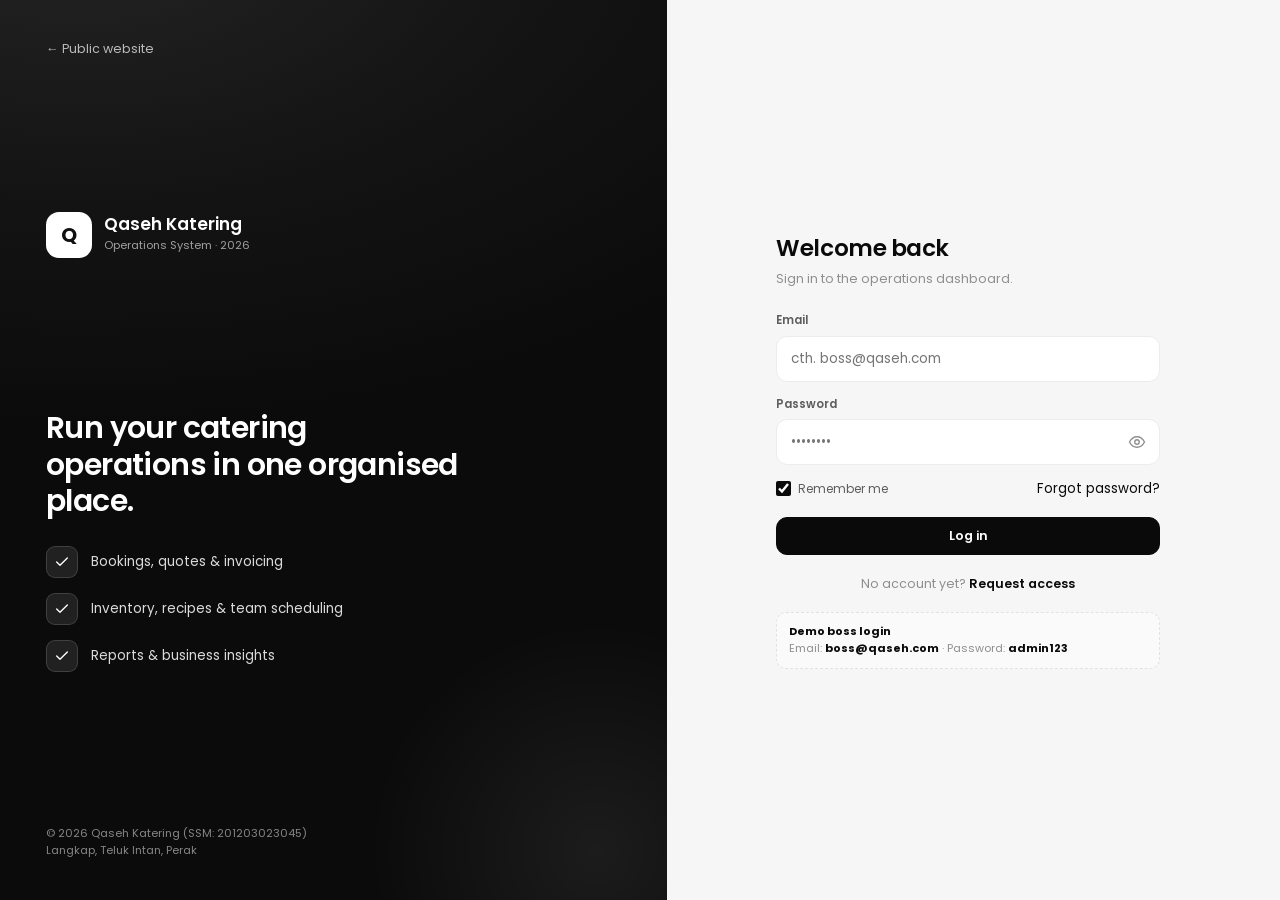
<file: calendar.html>
<!DOCTYPE html>
<html lang="en">
<head>
<meta charset="UTF-8">
<meta name="viewport" content="width=device-width, initial-scale=1.0">
<title>Calendar — Qaseh Katering Ops</title>
<link rel="preconnect" href="https://fonts.googleapis.com">
<link rel="preconnect" href="https://fonts.gstatic.com" crossorigin>
<link href="https://fonts.googleapis.com/css2?family=Poppins:wght@300;400;500;600;700&display=swap" rel="stylesheet">
<link rel="stylesheet" href="assets/css/app.css">
</head>
<body data-page="calendar">
<div class="app">
  <aside id="sidebar"></aside>
  <main class="main">
    <header id="topbar"></header>
    <div class="content">

      <div class="page-head">
        <div><div class="ph-t" data-en="Calendar" data-bm="Kalendar">Calendar</div><div class="ph-s" data-en="Events, bookings & daily schedule" data-bm="Majlis, tempahan & jadual harian">Events, bookings & daily schedule</div></div>
        <div class="grow"></div>
        <button class="btn btn-sm" id="cal-today" data-en="Today" data-bm="Hari ini">Today</button>
        <div class="tabs" id="view-tabs">
          <button class="on" data-v="month" data-en="Month" data-bm="Bulan">Month</button>
          <button data-v="week" data-en="Week" data-bm="Minggu">Week</button>
          <button data-v="day" data-en="Day" data-bm="Hari">Day</button>
        </div>
      </div>

      <section class="stat-strip" id="cal-stats"></section>

      <section class="mid-grid">
        <div class="card cal">
          <div class="cal-top">
            <div class="mo" id="cal-title">August <span class="yr">2026</span></div>
            <div class="cal-nav">
              <button aria-label="Previous" id="cal-prev"><svg viewBox="0 0 24 24" fill="none" stroke="currentColor" stroke-width="2" stroke-linecap="round"><path d="m15 18-6-6 6-6"/></svg></button>
              <button aria-label="Next" id="cal-next"><svg viewBox="0 0 24 24" fill="none" stroke="currentColor" stroke-width="2" stroke-linecap="round"><path d="m9 18 6-6-6-6"/></svg></button>
            </div>
          </div>
          <div id="cal-view"></div>
          <div class="legend" style="margin-top:18px;gap:16px">
            <div class="li"><span class="badge-s b-confirmed"><i></i><span data-en="Confirmed" data-bm="Disahkan">Confirmed</span></span></div>
            <div class="li"><span class="badge-s b-preparing"><i></i><span data-en="Preparing" data-bm="Sedang sedia">Preparing</span></span></div>
            <div class="li"><span class="badge-s b-pending"><i></i><span data-en="Pending" data-bm="Menunggu">Pending</span></span></div>
            <div class="li"><span class="badge-s b-completed"><i></i><span data-en="Completed" data-bm="Selesai">Completed</span></span></div>
          </div>
        </div>

        <div style="display:flex;flex-direction:column;gap:16px">
          <div class="card pad">
            <div class="card-title" data-en="Upcoming events" data-bm="Majlis akan datang">Upcoming events</div>
            <div class="card-sub" data-en="Next confirmed bookings" data-bm="Tempahan disahkan seterusnya">Next confirmed bookings</div>
            <div id="upcoming"></div>
          </div>
        </div>
      </section>

    </div>
  </main>
</div>
<div class="tt" id="tooltip"></div>
<script src="assets/js/data.js"></script>
<script src="assets/js/charts.js"></script>
<script src="assets/js/auth.js"></script>
<script src="assets/js/app.js"></script>
<script src="assets/js/calendar.js"></script>
</body>
</html>
</file>
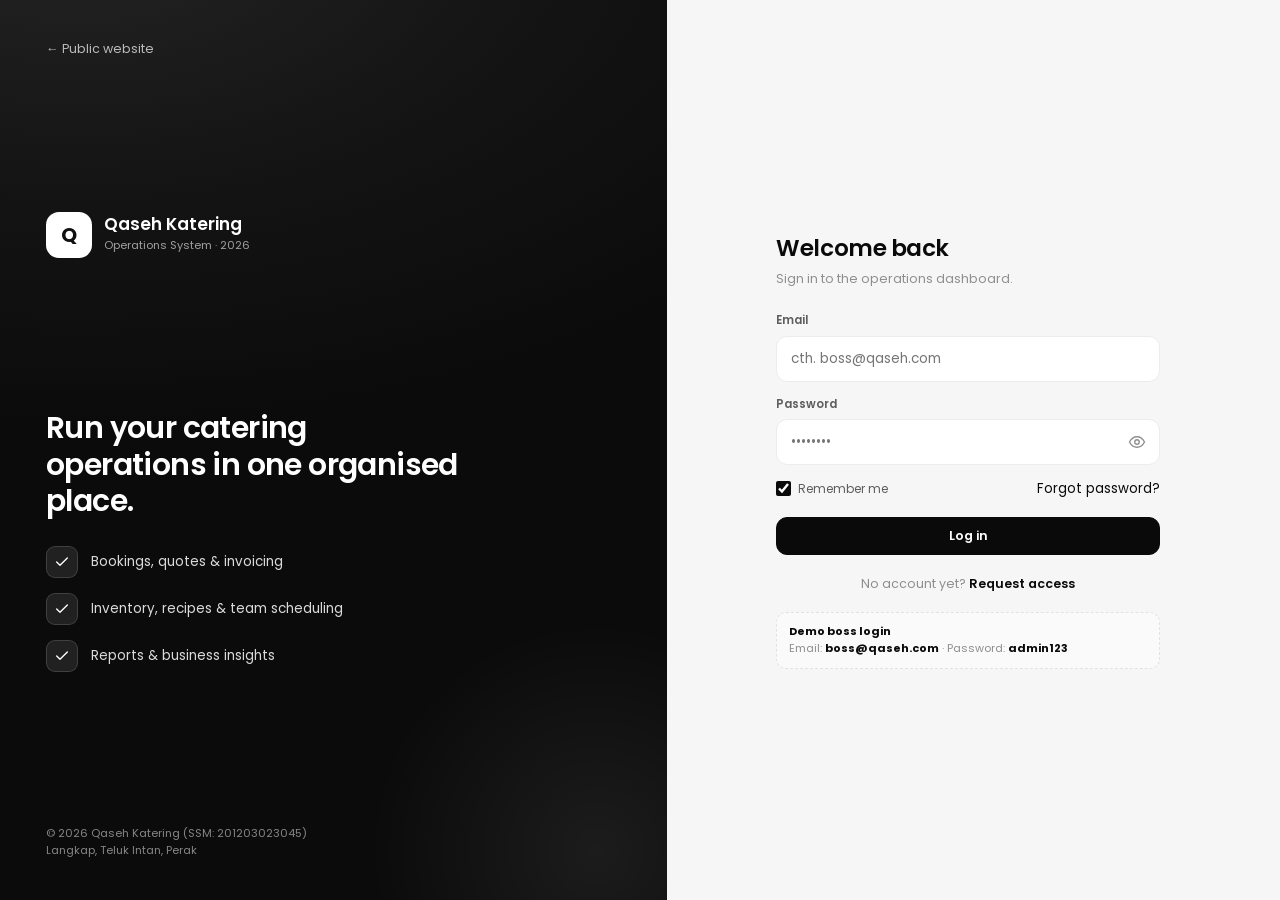
<file: customers.html>
<!DOCTYPE html>
<html lang="en">
<head>
<meta charset="UTF-8">
<meta name="viewport" content="width=device-width, initial-scale=1.0">
<title>Customers — Qaseh Katering Ops</title>
<link rel="preconnect" href="https://fonts.googleapis.com">
<link rel="preconnect" href="https://fonts.gstatic.com" crossorigin>
<link href="https://fonts.googleapis.com/css2?family=Poppins:wght@300;400;500;600;700&display=swap" rel="stylesheet">
<link rel="stylesheet" href="assets/css/app.css">
</head>
<body data-page="customers">
<div class="app">
  <aside id="sidebar"></aside>
  <main class="main">
    <header id="topbar"></header>
    <div class="content">

      <div class="page-head">
        <div><div class="ph-t" data-en="Customers" data-bm="Pelanggan">Customers</div><div class="ph-s" data-en="Directory & client relationships" data-bm="Direktori & hubungan pelanggan">Directory & client relationships</div></div>
        <div class="grow"></div>
        <button class="btn btn-primary" id="add-cust"><svg viewBox="0 0 24 24" fill="none" stroke="currentColor" stroke-width="2" stroke-linecap="round"><path d="M12 5v14M5 12h14"/></svg><span data-en="Add customer" data-bm="Tambah pelanggan">Add customer</span></button>
      </div>

      <section class="stat-strip" id="cust-stats"></section>

      <section class="card pad" style="padding:14px 16px">
        <div class="toolbar">
          <label class="field search-field">
            <svg viewBox="0 0 24 24" fill="none" stroke="currentColor" stroke-width="2" stroke-linecap="round"><circle cx="11" cy="11" r="7"/><path d="m21 21-4.3-4.3"/></svg>
            <input id="q" data-en="Search name, company, city…" data-bm="Cari nama, syarikat, bandar…" data-i18n-ph placeholder="Search name, company, city…">
          </label>
          <div class="select"><select id="f-sort">
            <option value="spent" data-en="Sort: Top spending" data-bm="Susun: Belanja tertinggi">Sort: Top spending</option>
            <option value="orders" data-en="Sort: Most orders" data-bm="Susun: Tempahan terbanyak">Sort: Most orders</option>
            <option value="name" data-en="Sort: Name A–Z" data-bm="Susun: Nama A–Z">Sort: Name A–Z</option>
          </select></div>
          <span class="grow"></span>
          <span class="result-count" id="rc"></span>
        </div>
      </section>

      <section class="card tbl-card">
        <div class="tbl-wrap">
          <table>
            <thead><tr>
              <th data-en="Customer" data-bm="Pelanggan">Customer</th><th data-en="City" data-bm="Bandar">City</th><th class="r" data-en="Orders" data-bm="Tempahan">Orders</th>
              <th class="r" data-en="Total spent" data-bm="Jumlah belanja">Total spent</th><th data-en="Favourite package" data-bm="Pakej kegemaran">Favourite package</th>
            </tr></thead>
            <tbody id="cust-body"></tbody>
          </table>
        </div>
      </section>

    </div>
  </main>
</div>
<div class="tt" id="tooltip"></div>
<script src="assets/js/data.js"></script>
<script src="assets/js/charts.js"></script>
<script src="assets/js/auth.js"></script>
<script src="assets/js/app.js"></script>
<script src="assets/js/customers.js"></script>
</body>
</html>
</file>
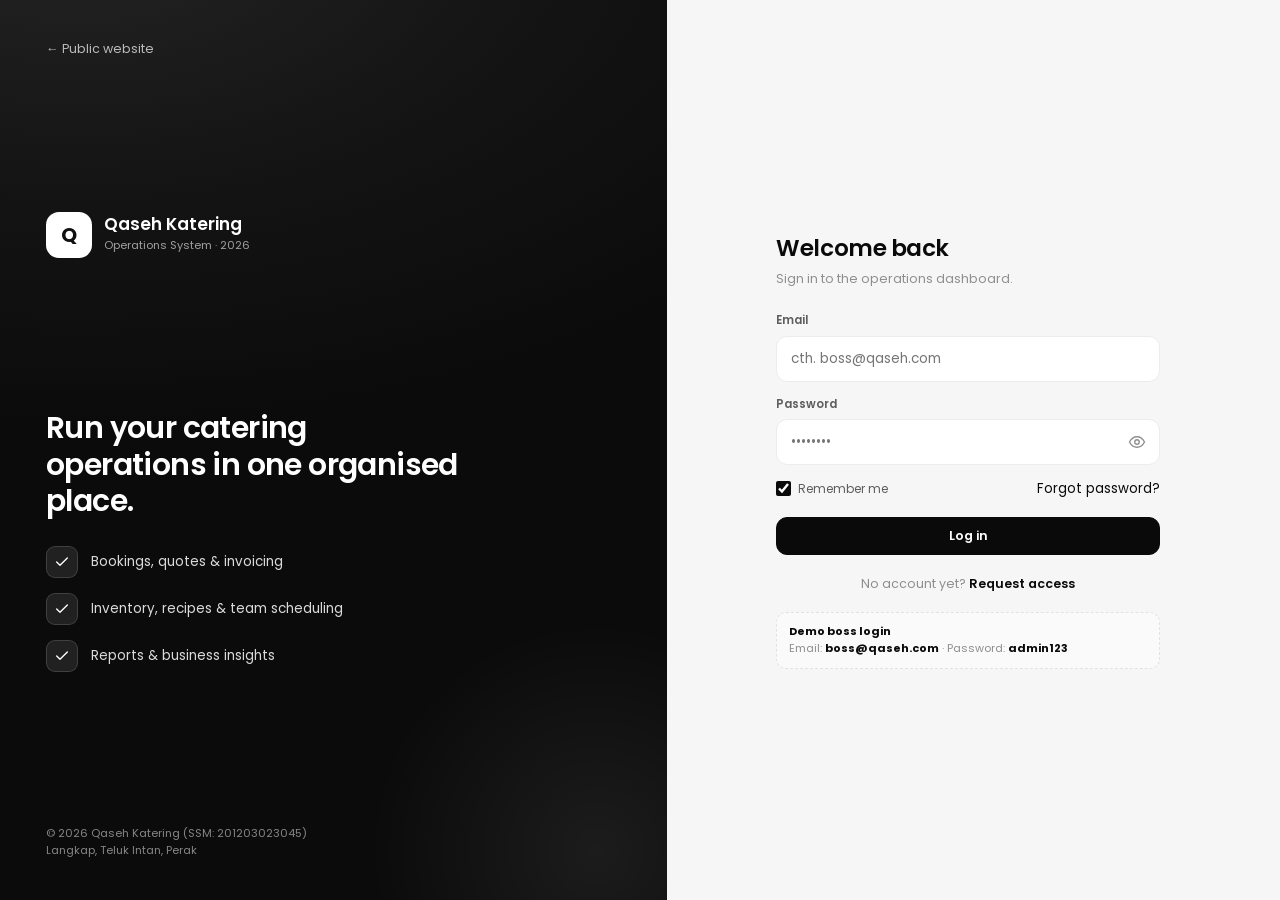
<file: dashboard.html>
<!DOCTYPE html>
<html lang="en">
<head>
<meta charset="UTF-8">
<meta name="viewport" content="width=device-width, initial-scale=1.0">
<title>Dashboard — Qaseh Katering Ops</title>
<link rel="preconnect" href="https://fonts.googleapis.com">
<link rel="preconnect" href="https://fonts.gstatic.com" crossorigin>
<link href="https://fonts.googleapis.com/css2?family=Poppins:wght@300;400;500;600;700&display=swap" rel="stylesheet">
<link rel="stylesheet" href="assets/css/app.css">
</head>
<body data-page="dashboard">
<div class="app">
  <aside id="sidebar"></aside>
  <main class="main">
    <header id="topbar"></header>
    <div class="content">

      <!-- KPI CARDS -->
      <section class="kpi-grid" id="kpi-grid"></section>

      <!-- NEEDS ATTENTION -->
      <div class="sec-head"><h2 data-en="Needs attention" data-bm="Perlu perhatian">Needs attention</h2><span class="rule"></span></div>
      <section class="duo-grid">
        <div class="card pad">
          <div class="card-title" data-en="Action center" data-bm="Pusat tindakan">Action center</div>
          <div class="card-sub" id="ac-sub" data-en="Items that need your action" data-bm="Perkara yang perlukan tindakan anda">Items that need your action</div>
          <div id="action-center"></div>
        </div>
        <div class="card pad">
          <div class="card-title" data-en="Smart insights" data-bm="Cerapan pintar">Smart insights</div>
          <div class="card-sub" data-en="Auto-generated from your business data" data-bm="Dijana automatik dari data perniagaan anda">Auto-generated from your business data</div>
          <div id="insights"></div>
        </div>
      </section>

      <!-- CHARTS -->
      <div class="sec-head"><h2 data-en="Business analytics" data-bm="Analitik perniagaan">Business analytics</h2><span class="rule"></span>
        <a class="act" href="reports.html"><span data-en="Full reports" data-bm="Laporan penuh">Full reports</span>
          <svg viewBox="0 0 24 24" fill="none" stroke="currentColor" stroke-width="2" stroke-linecap="round"><path d="M5 12h14M13 6l6 6-6 6"/></svg>
        </a>
      </div>
      <section class="charts">
        <div class="card hover chart-card span-7">
          <div class="c-head">
            <div><div class="t" data-en="Sales trend" data-bm="Trend jualan">Sales trend</div><div class="s" id="sales-sub">Daily revenue · this month</div></div>
            <div class="seg" id="sales-seg"><button class="on">30D</button><button>90D</button><button>1Y</button></div>
          </div>
          <div id="sales-chart"></div>
        </div>
        <div class="card hover chart-card span-5">
          <div class="c-head"><div><div class="t" data-en="Order status" data-bm="Status tempahan">Order status</div><div class="s" data-en="12 orders this month" data-bm="12 tempahan bulan ini">12 orders this month</div></div></div>
          <div style="display:flex;align-items:center;gap:8px">
            <div id="donut-chart" style="flex:none"></div>
            <div class="legend legend-tiles" style="flex-direction:column;flex:1;gap:8px;margin-top:0" id="donut-legend"></div>
          </div>
        </div>
        <div class="card hover chart-card span-4">
          <div class="c-head"><div><div class="t" data-en="Monthly revenue" data-bm="Hasil bulanan">Monthly revenue</div><div class="s" data-en="RM · last 7 months" data-bm="RM · 7 bulan lepas">RM · last 7 months</div></div></div>
          <div id="bar-chart"></div>
        </div>
        <div class="card hover chart-card span-4">
          <div class="c-head"><div><div class="t" data-en="Revenue by package" data-bm="Hasil ikut pakej">Revenue by package</div><div class="s" data-en="Share of total" data-bm="Bahagian daripada jumlah">Share of total</div></div></div>
          <div style="display:flex;align-items:center;gap:6px">
            <div id="pie-chart" style="flex:none"></div>
            <div class="legend legend-tiles" style="flex-direction:column;flex:1;gap:8px;margin-top:0" id="pie-legend"></div>
          </div>
        </div>
        <div class="card hover chart-card span-4">
          <div class="c-head"><div><div class="t" data-en="Weekly orders" data-bm="Tempahan mingguan">Weekly orders</div><div class="s" data-en="Volume · last 8 weeks" data-bm="Jumlah · 8 minggu lepas">Volume · last 8 weeks</div></div></div>
          <div id="area-chart"></div>
        </div>
      </section>

      <!-- CALENDAR + SCHEDULE -->
      <div class="sec-head"><h2 data-en="Events & schedule" data-bm="Majlis & jadual">Events & schedule</h2><span class="rule"></span>
        <a class="act" href="calendar.html"><span data-en="Manage events" data-bm="Urus majlis">Manage events</span>
          <svg viewBox="0 0 24 24" fill="none" stroke="currentColor" stroke-width="2" stroke-linecap="round"><path d="M5 12h14M13 6l6 6-6 6"/></svg>
        </a>
      </div>
      <section class="mid-grid" style="grid-template-columns:1fr">
        <div class="card cal">
          <div class="cal-top">
            <div class="mo"><span data-en="August" data-bm="Ogos">August</span> <span class="yr">2026</span></div>
            <a class="act" href="calendar.html" style="font-size:11.5px;color:var(--graphite)" data-en="Open calendar" data-bm="Buka kalendar">Open calendar</a>
          </div>
          <div class="cal-grid" id="cal-grid"></div>
          <div class="legend" style="margin-top:18px;gap:16px">
            <div class="li"><span class="badge-s b-confirmed"><i></i><span data-en="Confirmed" data-bm="Disahkan">Confirmed</span></span></div>
            <div class="li"><span class="badge-s b-preparing"><i></i><span data-en="Preparing" data-bm="Sedang sedia">Preparing</span></span></div>
            <div class="li"><span class="badge-s b-pending"><i></i><span data-en="Pending" data-bm="Menunggu">Pending</span></span></div>
            <div class="li"><span class="badge-s b-completed"><i></i><span data-en="Completed" data-bm="Selesai">Completed</span></span></div>
          </div>
        </div>
      </section>

      <!-- RECENT ORDERS -->
      <div class="sec-head"><h2 data-en="Recent orders" data-bm="Tempahan terkini">Recent orders</h2><span class="rule"></span>
        <a class="act" href="orders.html"><span data-en="View all orders" data-bm="Lihat semua tempahan">View all orders</span>
          <svg viewBox="0 0 24 24" fill="none" stroke="currentColor" stroke-width="2" stroke-linecap="round"><path d="M5 12h14M13 6l6 6-6 6"/></svg>
        </a>
      </div>
      <section class="card tbl-card">
        <div class="tbl-wrap">
          <table>
            <thead><tr>
              <th data-en="Customer" data-bm="Pelanggan">Customer</th><th data-en="Package" data-bm="Pakej">Package</th><th class="r">Pax</th><th data-en="Venue" data-bm="Lokasi">Venue</th>
              <th class="r" data-en="Amount" data-bm="Jumlah">Amount</th><th data-en="Status" data-bm="Status">Status</th><th data-en="Payment" data-bm="Bayaran">Payment</th>
            </tr></thead>
            <tbody id="orders-body"></tbody>
          </table>
        </div>
      </section>

      <!-- FINANCE OVERVIEW -->
      <div class="sec-head"><h2 data-en="Finance overview" data-bm="Ringkasan kewangan">Finance overview</h2><span class="rule"></span></div>
      <section class="duo-grid">
        <div class="card pad">
          <div class="card-title" data-en="Invoice summary" data-bm="Ringkasan invois">Invoice summary</div>
          <div class="card-sub" data-en="Aug 2026 · RM 32,200 booked" data-bm="Ogos 2026 · RM 32,200 ditempah">Aug 2026 · RM 32,200 booked</div>
          <div class="inv-stats">
            <div class="inv-stat"><div class="n">RM 4.1k</div><div class="l"><i style="background:var(--green)"></i><span data-en="Paid" data-bm="Dibayar">Paid</span></div></div>
            <div class="inv-stat"><div class="n">RM 21.7k</div><div class="l"><i style="background:var(--amber)"></i><span data-en="Outstanding" data-bm="Tertunggak">Outstanding</span></div></div>
            <div class="inv-stat"><div class="n">RM 1.6k</div><div class="l"><i style="background:var(--red)"></i><span data-en="Overdue" data-bm="Lewat">Overdue</span></div></div>
          </div>
          <div class="inv-list" id="inv-list"></div>
        </div>
        <div class="card pad">
          <div class="card-title" data-en="Revenue analytics" data-bm="Analitik hasil">Revenue analytics</div>
          <div class="card-sub" data-en="Year-to-date performance" data-bm="Prestasi tahun semasa">Year-to-date performance</div>
          <div class="ra-hero">
            <div>
              <div class="big num">RM 268,400</div>
              <span class="trend up" style="margin-top:8px"><svg viewBox="0 0 24 24" fill="none" stroke="currentColor" stroke-width="2.5" stroke-linecap="round"><path d="m5 12 7-7 7 7M12 5v14"/></svg>14.2%</span>
            </div>
            <div style="margin-left:auto;text-align:center">
              <div id="goal-gauge"></div>
              <div class="muted" style="font-size:10px;font-weight:500;margin-top:4px" data-en="Monthly target" data-bm="Sasaran bulanan">Monthly target</div>
            </div>
          </div>
          <div class="bar-comp" style="margin-bottom:18px">
            <div class="bc-row"><div class="bc-top"><span data-en="Last month" data-bm="Bulan lepas">Last month</span><b class="num">RM 28,000</b></div><div class="bc-track"><div class="bc-fill soft" data-w="85"></div></div></div>
            <div class="bc-row"><div class="bc-top"><span data-en="This month" data-bm="Bulan ini">This month</span><b class="num">RM 33,000</b></div><div class="bc-track"><div class="bc-fill" data-w="100"></div></div></div>
          </div>
          <div class="ra-rows">
            <div class="ra-row"><span class="k" data-en="Top package" data-bm="Pakej paling laris">Top package</span><span class="v">Buffet RM13.50</span></div>
            <div class="ra-row"><span class="k" data-en="Avg booking value" data-bm="Purata nilai tempahan">Avg booking value</span><span class="v num">RM 2,980</span></div>
            <div class="ra-row"><span class="k" data-en="Peak booking month" data-bm="Bulan puncak tempahan">Peak booking month</span><span class="v" data-en="December 2025" data-bm="Disember 2025">December 2025</span></div>
            <div class="ra-row"><span class="k" data-en="Monthly growth" data-bm="Pertumbuhan bulanan">Monthly growth</span><span class="v">+17.9%</span></div>
          </div>
        </div>
      </section>

      <!-- TEAM & CUSTOMERS -->
      <div class="sec-head"><h2 data-en="Customers & notifications" data-bm="Pelanggan & notifikasi">Customers & notifications</h2><span class="rule"></span></div>
      <section class="duo-grid">
        <div class="card pad">
          <div class="card-title" data-en="Customer analytics" data-bm="Analitik pelanggan">Customer analytics</div>
          <div class="card-sub" data-en="This quarter" data-bm="Suku ini">This quarter</div>
          <div class="ca-top">
            <div class="ca-stat"><div class="n">38</div><div class="l" data-en="New customers" data-bm="Pelanggan baharu">New customers</div></div>
            <div class="ca-stat"><div class="n">84%</div><div class="l" data-en="Retention" data-bm="Pengekalan">Retention</div></div>
          </div>
          <div class="mono-label" style="margin-bottom:12px" data-en="Top customers" data-bm="Pelanggan teratas">Top customers</div>
          <div class="top-cust" id="top-cust"></div>
        </div>
        <div class="card pad">
          <div class="card-title" data-en="Notifications" data-bm="Notifikasi">Notifications</div>
          <div class="card-sub" id="notif-sub">4 unread</div>
          <div class="notif-list" id="notif-list"></div>
        </div>
      </section>

      <!-- QUICK ACTIONS -->
      <div class="sec-head"><h2 data-en="Quick actions" data-bm="Tindakan pantas">Quick actions</h2><span class="rule"></span></div>
      <section class="qa-grid" id="qa-grid"></section>

      <div class="footer-note" data-en="Qaseh Katering Ops · demo data · Langkap, Teluk Intan, Perak" data-bm="Qaseh Katering Ops · data demo · Langkap, Teluk Intan, Perak">Qaseh Katering Ops · demo data · Langkap, Teluk Intan, Perak</div>
    </div>
  </main>
</div>
<div class="tt" id="tooltip"></div>
<script src="assets/js/data.js"></script>
<script src="assets/js/charts.js"></script>
<script src="assets/js/auth.js"></script>
<script src="assets/js/app.js"></script>
<script src="assets/js/dashboard.js"></script>
</body>
</html>
</file>
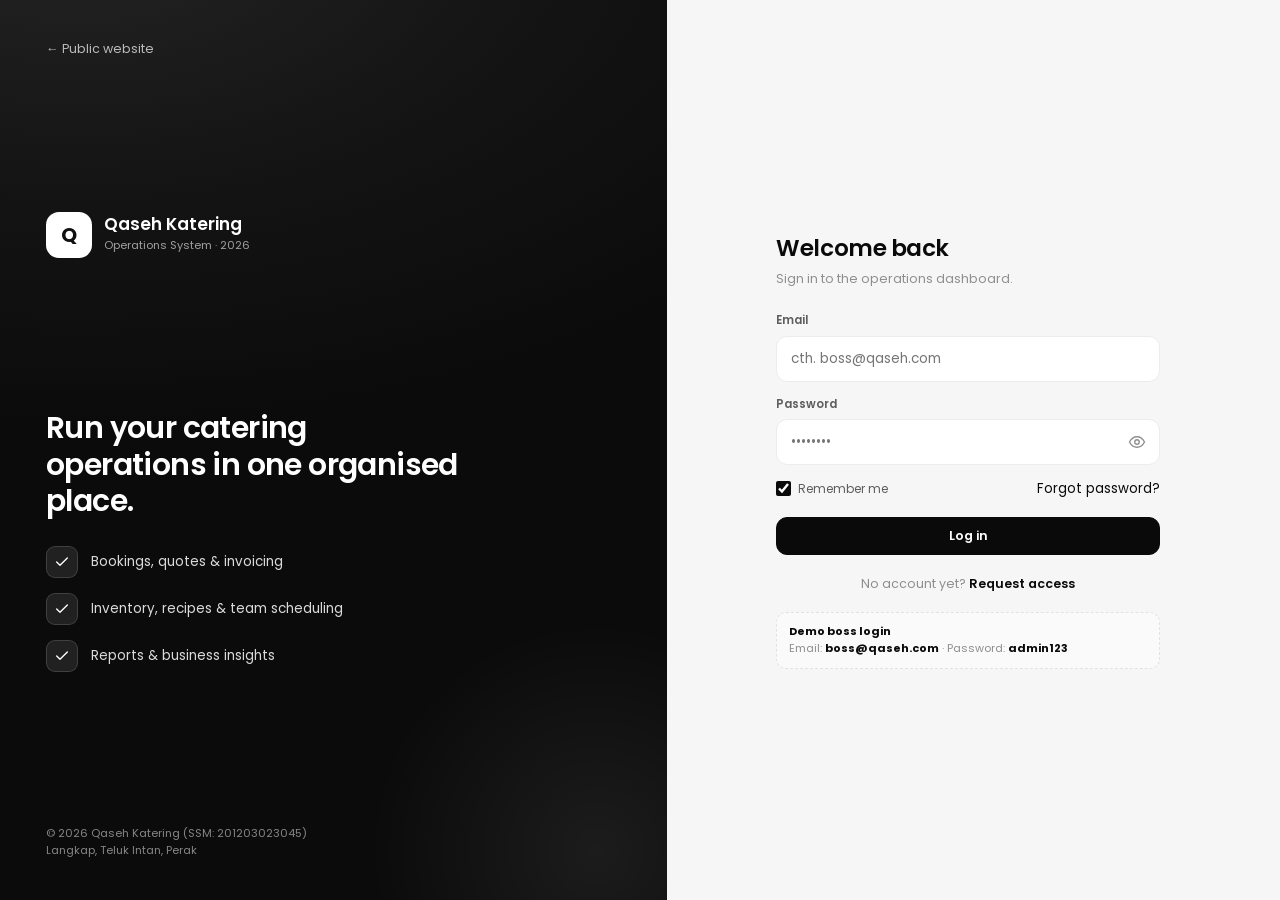
<file: inventory.html>
<!DOCTYPE html>
<html lang="en">
<head>
<meta charset="UTF-8">
<meta name="viewport" content="width=device-width, initial-scale=1.0">
<title>Inventori — Qaseh Katering Ops</title>
<link rel="preconnect" href="https://fonts.googleapis.com">
<link rel="preconnect" href="https://fonts.gstatic.com" crossorigin>
<link href="https://fonts.googleapis.com/css2?family=Poppins:wght@300;400;500;600;700&display=swap" rel="stylesheet">
<link rel="stylesheet" href="assets/css/app.css">
</head>
<body data-page="inventory">
<div class="app">
  <aside id="sidebar"></aside>
  <main class="main">
    <header id="topbar"></header>
    <div class="content">

      <section class="stat-strip" id="inv-stats" style="margin-top:4px"></section>

      <div class="inv-bar">
        <div class="inv-tabs">
          <button class="inv-tab active" data-view="stock">Senarai stok</button>
          <button class="inv-tab" data-view="bom">Resepi &amp; keperluan</button>
        </div>
        <span class="grow"></span>
        <button class="btn" id="export"><svg viewBox="0 0 24 24" fill="none" stroke="currentColor" stroke-width="2" stroke-linecap="round" stroke-linejoin="round"><path d="M21 15v4a2 2 0 0 1-2 2H5a2 2 0 0 1-2-2v-4M7 10l5 5 5-5M12 15V3"/></svg>Eksport</button>
        <button class="btn btn-primary" id="add-item"><svg viewBox="0 0 24 24" fill="none" stroke="currentColor" stroke-width="2" stroke-linecap="round"><path d="M12 5v14M5 12h14"/></svg>Tambah item</button>
      </div>

      <!-- ===== VIEW: STOCK ===== -->
      <div id="view-stock">
        <section class="card pad" style="padding:14px 16px">
          <div class="toolbar">
            <label class="field search-field">
              <svg viewBox="0 0 24 24" fill="none" stroke="currentColor" stroke-width="2" stroke-linecap="round"><circle cx="11" cy="11" r="7"/><path d="m21 21-4.3-4.3"/></svg>
              <input id="q" placeholder="Cari item, kod, pembekal…">
            </label>
            <div class="select"><select id="f-cat"><option value="">Semua kategori</option></select></div>
            <div class="select"><select id="f-status">
              <option value="">Semua status</option>
              <option value="ok">Ada stok</option>
              <option value="low">Stok rendah</option>
              <option value="out">Habis stok</option>
            </select></div>
            <span class="grow"></span>
            <span class="result-count" id="rc"></span>
          </div>
        </section>

        <section class="card tbl-card">
          <div class="tbl-wrap">
            <table>
              <thead><tr>
                <th>Item</th><th class="r">Stok ada</th><th class="r">Pesan semula</th>
                <th class="r">Kos seunit</th><th class="r">Nilai</th><th>Status</th>
              </tr></thead>
              <tbody id="inv-body"></tbody>
            </table>
          </div>
        </section>
      </div>

      <!-- ===== VIEW: BOM / RECIPE ===== -->
      <div id="view-bom" hidden>
        <section class="card pad" style="margin-bottom:16px">
          <div class="step-badge">1</div>
          <div class="card-title" style="margin-top:2px" data-en="How much do I need to buy?" data-bm="Berapa bahan perlu dibeli?">How much do I need to buy?</div>
          <div class="card-sub" data-en="Choose a package and number of guests. The system shows how much of each ingredient you need, and whether stock is enough (green) or short (red)." data-bm="Pilih pakej dan bilangan tetamu. Sistem tunjuk berapa banyak setiap bahan diperlukan, dan sama ada stok cukup (hijau) atau kurang (merah).">Choose a package and number of guests.</div>
          <div class="toolbar" style="margin:16px 0 4px">
            <div class="select"><select id="bom-pkg"></select></div>
            <label class="field" style="max-width:180px"><span class="muted" style="font-size:11px">Tetamu (pax)</span><input type="number" id="bom-pax" value="200" min="10" max="2000" step="10" style="text-align:right"></label>
            <span class="grow"></span>
            <span class="result-count" id="bom-note"></span>
          </div>
          <div class="tbl-wrap">
            <table>
              <thead><tr><th>Bahan</th><th class="r">Perlu</th><th class="r">Ada stok</th><th class="r">Kurang</th><th>Status</th></tr></thead>
              <tbody id="bom-result"></tbody>
            </table>
          </div>
        </section>

        <section class="card pad">
          <div class="flex between center" style="gap:12px;flex-wrap:wrap">
            <div>
              <div class="step-badge">2</div>
              <div class="card-title" style="margin-top:2px" data-en="Recipe per package (per 100 guests)" data-bm="Resepi setiap pakej (untuk 100 tetamu)">Recipe per package (per 100 guests)</div>
              <div class="card-sub" data-en="Set how much of each ingredient is used for 100 guests. This is what Step 1 uses to calculate. Cost per guest & margin update automatically." data-bm="Tetapkan berapa banyak setiap bahan untuk 100 tetamu. Inilah yang Langkah 1 guna untuk mengira. Kos/tetamu & margin dikira automatik.">Set how much of each ingredient is used for 100 guests.</div>
            </div>
            <div class="flex gap8">
              <button class="btn btn-sm" id="recipe-add-ing"><svg viewBox="0 0 24 24" fill="none" stroke="currentColor" stroke-width="2" stroke-linecap="round"><path d="M12 5v14M5 12h14"/></svg>Tambah bahan</button>
              <button class="btn btn-sm btn-primary" id="recipe-save">Simpan resepi</button>
            </div>
          </div>
          <div class="tbl-wrap" style="margin-top:14px">
            <table>
              <thead><tr><th>Bahan</th><th class="r">Qty / 100 pax</th><th class="r">Kos / pax</th><th class="r"></th></tr></thead>
              <tbody id="recipe-body"></tbody>
            </table>
          </div>
          <div class="stat-strip" id="recipe-sum" style="margin-top:16px"></div>
        </section>
      </div>

    </div>
  </main>
</div>
<div class="tt" id="tooltip"></div>
<script src="assets/js/data.js"></script>
<script src="assets/js/charts.js"></script>
<script src="assets/js/auth.js"></script>
<script src="assets/js/app.js"></script>
<script src="assets/js/inventory.js"></script>
</body>
</html>
</file>
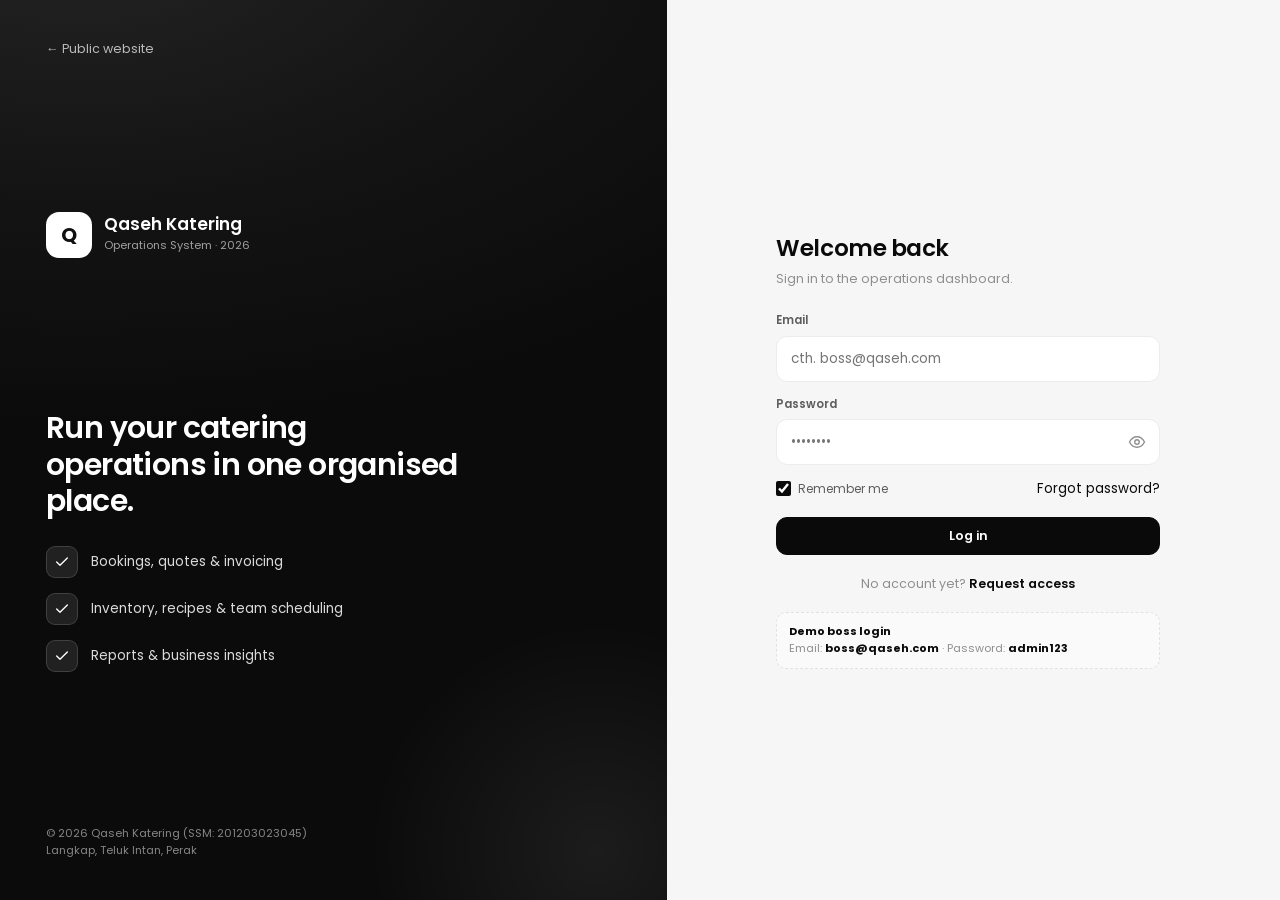
<file: invoices.html>
<!DOCTYPE html>
<html lang="en">
<head>
<meta charset="UTF-8">
<meta name="viewport" content="width=device-width, initial-scale=1.0">
<title>Invoices — Qaseh Katering Ops</title>
<link rel="preconnect" href="https://fonts.googleapis.com">
<link rel="preconnect" href="https://fonts.gstatic.com" crossorigin>
<link href="https://fonts.googleapis.com/css2?family=Poppins:wght@300;400;500;600;700&display=swap" rel="stylesheet">
<link rel="stylesheet" href="assets/css/app.css">
</head>
<body data-page="invoices">
<div class="app">
  <aside id="sidebar"></aside>
  <main class="main">
    <header id="topbar"></header>
    <div class="content">

      <div class="page-head">
        <div><div class="ph-t" data-en="Invoices" data-bm="Invois">Invoices</div><div class="ph-s" data-en="Billing & payment tracking" data-bm="Bil & jejak pembayaran">Billing & payment tracking</div></div>
        <div class="grow"></div>
        <button class="btn" id="export"><svg viewBox="0 0 24 24" fill="none" stroke="currentColor" stroke-width="2" stroke-linecap="round" stroke-linejoin="round"><path d="M21 15v4a2 2 0 0 1-2 2H5a2 2 0 0 1-2-2v-4M7 10l5 5 5-5M12 15V3"/></svg><span data-en="Export" data-bm="Eksport">Export</span></button>
        <button class="btn btn-primary" id="new-inv"><svg viewBox="0 0 24 24" fill="none" stroke="currentColor" stroke-width="2" stroke-linecap="round"><path d="M12 5v14M5 12h14"/></svg><span data-en="New invoice" data-bm="Invois baharu">New invoice</span></button>
      </div>

      <section class="stat-strip" id="inv-stats"></section>

      <section class="card pad" style="padding:14px 16px">
        <div class="toolbar">
          <label class="field search-field">
            <svg viewBox="0 0 24 24" fill="none" stroke="currentColor" stroke-width="2" stroke-linecap="round"><circle cx="11" cy="11" r="7"/><path d="m21 21-4.3-4.3"/></svg>
            <input id="q" data-en="Search invoice, customer…" data-bm="Cari invois, pelanggan…" data-i18n-ph placeholder="Search invoice, customer…">
          </label>
          <div class="select"><select id="f-status">
            <option value="" data-en="All statuses" data-bm="Semua status">All statuses</option>
            <option value="paid" data-en="Paid" data-bm="Dibayar">Paid</option>
            <option value="partial" data-en="Deposit paid" data-bm="Deposit dibayar">Deposit paid</option>
            <option value="pending" data-en="Pending" data-bm="Menunggu">Pending</option>
            <option value="overdue" data-en="Overdue" data-bm="Tertunggak">Overdue</option>
            <option value="refunded" data-en="Refunded" data-bm="Dipulangkan">Refunded</option>
          </select></div>
          <span class="grow"></span>
          <span class="result-count" id="rc"></span>
        </div>
      </section>

      <section class="card tbl-card">
        <div class="tbl-wrap">
          <table>
            <thead><tr>
              <th data-en="Invoice" data-bm="Invois">Invoice</th><th data-en="Customer" data-bm="Pelanggan">Customer</th><th data-en="Issued" data-bm="Dikeluarkan">Issued</th><th data-en="Due" data-bm="Tarikh akhir">Due</th>
              <th class="r" data-en="Total" data-bm="Jumlah">Total</th><th class="r" data-en="Balance" data-bm="Baki">Balance</th><th data-en="Status" data-bm="Status">Status</th><th></th>
            </tr></thead>
            <tbody id="inv-body"></tbody>
          </table>
        </div>
      </section>

    </div>
  </main>
</div>
<div class="tt" id="tooltip"></div>
<script src="assets/js/data.js"></script>
<script src="assets/js/charts.js"></script>
<script src="assets/js/auth.js"></script>
<script src="assets/js/app.js"></script>
<script src="assets/js/invoices.js"></script>
</body>
</html>
</file>
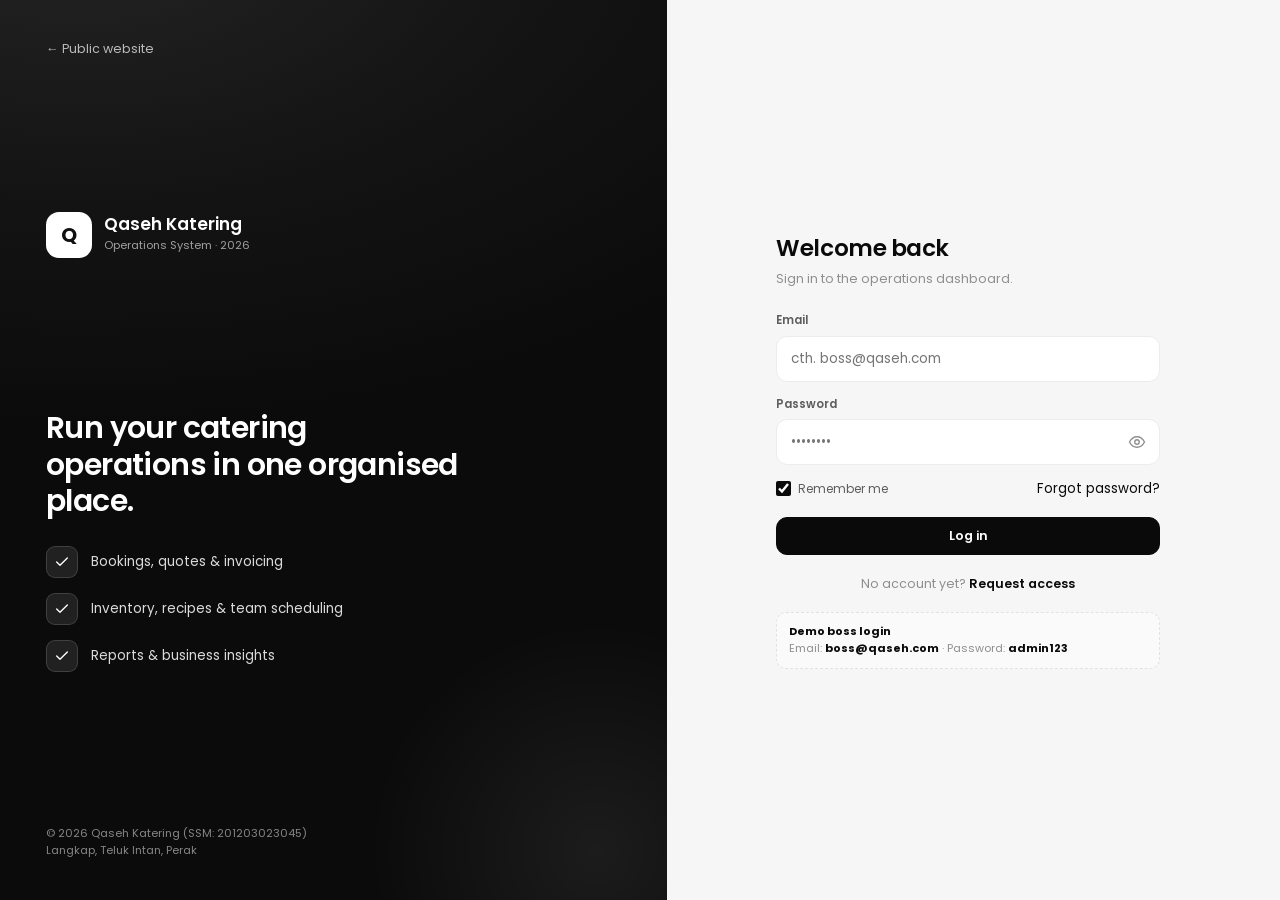
<file: login.html>
<!DOCTYPE html>
<html lang="en">
<head>
<meta charset="UTF-8">
<meta name="viewport" content="width=device-width, initial-scale=1.0">
<title>Log masuk — Qaseh Katering</title>
<link rel="preconnect" href="https://fonts.googleapis.com">
<link rel="preconnect" href="https://fonts.gstatic.com" crossorigin>
<link href="https://fonts.googleapis.com/css2?family=Poppins:wght@300;400;500;600;700&display=swap" rel="stylesheet">
<link rel="stylesheet" href="assets/css/app.css">
<style>
  body{min-height:100vh}
  .auth-split{display:grid;grid-template-columns:1.05fr .95fr;min-height:100vh}

  /* left brand panel */
  .auth-brand{position:relative;overflow:hidden;color:#fff;padding:40px 46px;display:flex;flex-direction:column;justify-content:space-between;
    background:radial-gradient(900px 500px at 12% -8%,#242424 0%,#141414 52%,#0b0b0b 100%)}
  .auth-brand::after{content:"";position:absolute;width:460px;height:460px;right:-160px;bottom:-180px;border-radius:50%;
    background:radial-gradient(circle,rgba(255,255,255,.07),transparent 70%)}
  .brand-back{position:relative;z-index:2;color:rgba(255,255,255,.7);font-size:12.5px;text-decoration:none;width:max-content}
  .brand-back:hover{color:#fff}
  .brand-logo{display:flex;align-items:center;gap:12px;position:relative;z-index:2}
  .brand-logo .mk{width:46px;height:46px;border-radius:13px;background:#fff;color:#111;display:grid;place-items:center;font-weight:700;font-size:20px}
  .brand-logo b{font-size:17px;font-weight:600;display:block;line-height:1.15}
  .brand-logo small{font-size:11px;color:rgba(255,255,255,.6)}
  .brand-mid{position:relative;z-index:2;max-width:420px}
  .brand-mid h1{font-size:30px;line-height:1.22;font-weight:600;letter-spacing:-.02em;margin-bottom:26px}
  .brand-feats{list-style:none;display:flex;flex-direction:column;gap:15px}
  .brand-feats li{display:flex;align-items:center;gap:13px;font-size:13.5px;color:rgba(255,255,255,.85)}
  .brand-feats .ic{width:32px;height:32px;border-radius:9px;background:rgba(255,255,255,.09);border:1px solid rgba(255,255,255,.14);display:grid;place-items:center;flex:none}
  .brand-feats svg{width:16px;height:16px;color:#fff}
  .brand-foot{position:relative;z-index:2;font-size:11px;color:rgba(255,255,255,.5);line-height:1.6}

  /* right form panel */
  .auth-panel{display:grid;place-items:center;padding:40px 24px;background:var(--bg)}
  .auth-card{width:min(384px,100%)}
  .auth-mobile-logo{display:none;align-items:center;justify-content:space-between;margin-bottom:26px}
  .auth-mobile-logo .l{display:flex;align-items:center;gap:10px}
  .auth-mobile-logo .mk{width:38px;height:38px;border-radius:11px;background:var(--ink);color:#fff;display:grid;place-items:center;font-weight:700;font-size:16px}
  .auth-mobile-logo b{font-size:14px;font-weight:600;display:block;line-height:1}
  .auth-mobile-logo small{font-size:10px;color:var(--mist)}
  .auth-mobile-logo a{font-size:12px;color:var(--mist);text-decoration:none}

  .auth-card h1{font-size:23px;font-weight:600;letter-spacing:-.02em;margin:0 0 4px}
  .auth-card .sub{font-size:12.5px;color:var(--mist);margin-bottom:24px}
  .auth-field{margin-bottom:14px}
  .auth-field label{display:block;font-size:11.5px;font-weight:600;color:var(--graphite);margin-bottom:6px}
  .auth-field input{width:100%;padding:12px 14px;border:1px solid var(--line);border-radius:11px;font-family:inherit;font-size:13.5px;background:var(--panel);color:var(--ink);transition:border-color .16s,box-shadow .16s}
  .auth-field input:focus{outline:none;border-color:var(--ink);box-shadow:0 0 0 4px rgba(10,10,10,.05)}
  .pw-wrap{position:relative}
  .pw-wrap input{padding-right:44px}
  .pw-toggle{position:absolute;right:6px;top:50%;transform:translateY(-50%);width:34px;height:34px;display:grid;place-items:center;border:none;background:none;cursor:pointer;color:var(--mist);border-radius:8px}
  .pw-toggle:hover{color:var(--ink);background:var(--bg-soft)}
  .pw-toggle svg{width:18px;height:18px}
  .auth-opts{display:flex;align-items:center;justify-content:space-between;margin-bottom:18px;font-size:12px}
  .auth-opts label{display:flex;align-items:center;gap:7px;color:var(--graphite);cursor:pointer;user-select:none}
  .auth-opts input{width:15px;height:15px;accent-color:var(--ink)}
  .auth-opts a{color:var(--ink);font-weight:600;text-decoration:none;background:none;border:none;cursor:pointer;font-family:inherit;font-size:12px}
  .auth-msg{font-size:12px;border-radius:10px;padding:10px 12px;margin-bottom:14px;display:none;line-height:1.55}
  .auth-msg.err{display:block;background:#fdecec;color:#a01818;border:1px solid #f5c6c6}
  .auth-msg.warn{display:block;background:#fff6e5;color:#8a5a00;border:1px solid #f2d79a}
  .auth-msg.ok{display:block;background:#e9f7ee;color:#1a6b37;border:1px solid #bfe6cd}
  .btn[disabled]{opacity:.65;cursor:default}
  .auth-foot{margin-top:20px;text-align:center;font-size:12.5px;color:var(--mist)}
  .auth-foot a{color:var(--ink);font-weight:600;text-decoration:none}
  .demo-hint{margin-top:18px;font-size:11px;color:var(--mist);background:var(--bg-soft);border:1px dashed var(--line-2,#e3e3e3);border-radius:10px;padding:10px 12px;line-height:1.6}
  .demo-hint b{color:var(--ink)}

  @media(max-width:900px){
    .auth-split{grid-template-columns:1fr}
    .auth-brand{display:none}
    .auth-mobile-logo{display:flex}
  }
</style>
</head>
<body>
<div class="auth-split">
  <aside class="auth-brand">
    <a class="brand-back" href="index.html">← <span data-en="Public website" data-bm="Laman web">Public website</span></a>
    <div class="brand-logo"><span class="mk">Q</span><div><b>Qaseh Katering</b><small>Operations System · 2026</small></div></div>
    <div class="brand-mid">
      <h1 data-en="Run your catering operations in one organised place." data-bm="Urus operasi katering anda di satu tempat yang teratur.">Run your catering operations in one organised place.</h1>
      <ul class="brand-feats">
        <li><span class="ic"><svg viewBox="0 0 24 24" fill="none" stroke="currentColor" stroke-width="2" stroke-linecap="round" stroke-linejoin="round"><path d="M20 6 9 17l-5-5"/></svg></span><span data-en="Bookings, quotes & invoicing" data-bm="Tempahan, sebut harga & invois">Bookings, quotes & invoicing</span></li>
        <li><span class="ic"><svg viewBox="0 0 24 24" fill="none" stroke="currentColor" stroke-width="2" stroke-linecap="round" stroke-linejoin="round"><path d="M20 6 9 17l-5-5"/></svg></span><span data-en="Inventory, recipes & team scheduling" data-bm="Inventori, resepi & jadual pasukan">Inventory, recipes & team scheduling</span></li>
        <li><span class="ic"><svg viewBox="0 0 24 24" fill="none" stroke="currentColor" stroke-width="2" stroke-linecap="round" stroke-linejoin="round"><path d="M20 6 9 17l-5-5"/></svg></span><span data-en="Reports & business insights" data-bm="Laporan & analitik perniagaan">Reports & business insights</span></li>
      </ul>
    </div>
    <div class="brand-foot">© 2026 Qaseh Katering (SSM: 201203023045)<br>Langkap, Teluk Intan, Perak</div>
  </aside>

  <main class="auth-panel">
    <div class="auth-card">
      <div class="auth-mobile-logo">
        <div class="l"><span class="mk">Q</span><div><b>Qaseh Katering</b><small>Operations System · 2026</small></div></div>
        <a href="index.html" data-en="Website" data-bm="Laman web">Website</a>
      </div>

      <div class="auth-msg" id="msg"></div>

      <!-- LOGIN VIEW -->
      <div id="view-login">
        <h1 data-en="Welcome back" data-bm="Selamat kembali">Welcome back</h1>
        <div class="sub" data-en="Sign in to the operations dashboard." data-bm="Log masuk ke dashboard operasi.">Sign in to the operations dashboard.</div>
        <form id="login-form" autocomplete="on">
          <div class="auth-field">
            <label for="email" data-en="Email" data-bm="Emel">Email</label>
            <input id="email" type="email" required placeholder="cth. boss@qaseh.com" autocomplete="username">
          </div>
          <div class="auth-field">
            <label for="password" data-en="Password" data-bm="Kata laluan">Password</label>
            <div class="pw-wrap">
              <input id="password" type="password" required placeholder="••••••••" autocomplete="current-password">
              <button type="button" class="pw-toggle" data-toggle="password" aria-label="Show password"></button>
            </div>
          </div>
          <div class="auth-opts">
            <label><input type="checkbox" id="remember" checked> <span data-en="Remember me" data-bm="Ingat saya">Remember me</span></label>
            <button type="button" id="forgot-link" data-en="Forgot password?" data-bm="Lupa kata laluan?">Forgot password?</button>
          </div>
          <button type="submit" class="btn btn-primary btn-block" id="login-btn" data-en="Log in" data-bm="Log masuk">Log in</button>
        </form>
        <div class="auth-foot">
          <span data-en="No account yet?" data-bm="Belum ada akaun?">No account yet?</span>
          <a href="register.html" data-en="Request access" data-bm="Mohon akses">Request access</a>
        </div>
        <div class="demo-hint">
          <b data-en="Demo boss login" data-bm="Log masuk boss (demo)">Demo boss login</b><br>
          Email: <b>boss@qaseh.com</b> · <span data-en="Password" data-bm="Kata laluan">Password</span>: <b>admin123</b>
        </div>
      </div>

      <!-- RESET VIEW -->
      <div id="view-reset" style="display:none">
        <h1 data-en="Reset password" data-bm="Set semula kata laluan">Reset password</h1>
        <div class="sub" data-en="Enter your email and a new password." data-bm="Masukkan emel dan kata laluan baharu.">Enter your email and a new password.</div>
        <form id="reset-form">
          <div class="auth-field">
            <label for="r-email" data-en="Email" data-bm="Emel">Email</label>
            <input id="r-email" type="email" required placeholder="cth. boss@qaseh.com">
          </div>
          <div class="auth-field">
            <label for="r-pass" data-en="New password" data-bm="Kata laluan baharu">New password</label>
            <div class="pw-wrap">
              <input id="r-pass" type="password" required placeholder="••••••••" minlength="6">
              <button type="button" class="pw-toggle" data-toggle="r-pass" aria-label="Show password"></button>
            </div>
          </div>
          <button type="submit" class="btn btn-primary btn-block" data-en="Update password" data-bm="Kemas kini kata laluan">Update password</button>
        </form>
        <div class="auth-foot">
          <button type="button" id="back-login" style="background:none;border:none;cursor:pointer;font-family:inherit;color:var(--ink);font-weight:600;font-size:12.5px" data-en="← Back to login" data-bm="← Kembali ke log masuk">← Back to login</button>
        </div>
      </div>
    </div>
  </main>
</div>

<script src="assets/js/auth.js"></script>
<script>
  (function () {
    var bm = false;
    try { bm = localStorage.getItem('qaseh_lang') === 'bm'; } catch (e) {}
    if (bm) document.querySelectorAll('[data-bm]').forEach(function (n) { n.textContent = n.getAttribute('data-bm'); });

    if (window.QAUTH && QAUTH.current()) { location.replace('dashboard.html'); return; }

    var eyeOpen = '<svg viewBox="0 0 24 24" fill="none" stroke="currentColor" stroke-width="1.8" stroke-linecap="round" stroke-linejoin="round"><path d="M2 12s3.5-7 10-7 10 7 10 7-3.5 7-10 7-10-7-10-7z"/><circle cx="12" cy="12" r="3"/></svg>';
    var eyeOff = '<svg viewBox="0 0 24 24" fill="none" stroke="currentColor" stroke-width="1.8" stroke-linecap="round" stroke-linejoin="round"><path d="M9.9 4.24A9.1 9.1 0 0 1 12 4c6.5 0 10 7 10 7a13.2 13.2 0 0 1-1.67 2.68M6.6 6.6A13.3 13.3 0 0 0 2 11s3.5 7 10 7a9 9 0 0 0 5.4-1.6M3 3l18 18"/></svg>';
    document.querySelectorAll('.pw-toggle').forEach(function (btn) {
      btn.innerHTML = eyeOpen;
      btn.addEventListener('click', function () {
        var input = document.getElementById(btn.getAttribute('data-toggle'));
        if (!input) return;
        var show = input.type === 'password';
        input.type = show ? 'text' : 'password';
        btn.innerHTML = show ? eyeOff : eyeOpen;
      });
    });

    var msg = document.getElementById('msg');
    function show(type, text) { msg.className = 'auth-msg ' + type; msg.innerHTML = text; }
    function clearMsg() { msg.className = 'auth-msg'; msg.textContent = ''; }

    var T = {
      invalid: bm ? 'Emel atau kata laluan salah.' : 'Wrong email or password.',
      pending: bm ? 'Akaun anda masih menunggu kelulusan boss.' : 'Your account is still awaiting boss approval.',
      rejected: bm ? 'Permohonan akaun anda telah ditolak.' : 'Your account request was rejected.',
      notfound: bm ? 'Tiada akaun dengan emel itu.' : 'No account with that email.',
      reset: bm ? 'Kata laluan dikemas kini. Sila log masuk.' : 'Password updated. Please log in.',
    };

    var loginBtn = document.getElementById('login-btn');
    document.getElementById('login-form').addEventListener('submit', function (e) {
      e.preventDefault();
      clearMsg();
      var email = document.getElementById('email').value.trim();
      var pass = document.getElementById('password').value;
      var remember = document.getElementById('remember').checked;
      loginBtn.disabled = true;
      loginBtn.textContent = bm ? 'Sedang log masuk…' : 'Signing in…';
      setTimeout(function () {
        var res = QAUTH.login(email, pass, remember);
        if (res.ok) { location.replace('dashboard.html'); return; }
        loginBtn.disabled = false;
        loginBtn.textContent = bm ? 'Log masuk' : 'Log in';
        show(res.reason === 'pending' ? 'warn' : 'err', T[res.reason] || T.invalid);
      }, 550);
    });

    var vLogin = document.getElementById('view-login');
    var vReset = document.getElementById('view-reset');
    document.getElementById('forgot-link').addEventListener('click', function () { clearMsg(); vLogin.style.display = 'none'; vReset.style.display = ''; });
    document.getElementById('back-login').addEventListener('click', function () { clearMsg(); vReset.style.display = 'none'; vLogin.style.display = ''; });

    document.getElementById('reset-form').addEventListener('submit', function (e) {
      e.preventDefault();
      var email = document.getElementById('r-email').value.trim();
      var np = document.getElementById('r-pass').value;
      if (np.length < 6) { show('err', bm ? 'Kata laluan mesti sekurang-kurangnya 6 aksara.' : 'Password must be at least 6 characters.'); return; }
      var res = QAUTH.resetPassword(email, np);
      if (!res.ok) { show('err', T.notfound); return; }
      vReset.style.display = 'none'; vLogin.style.display = '';
      document.getElementById('email').value = email;
      show('ok', T.reset);
    });
  })();
</script>
</body>
</html>
</file>
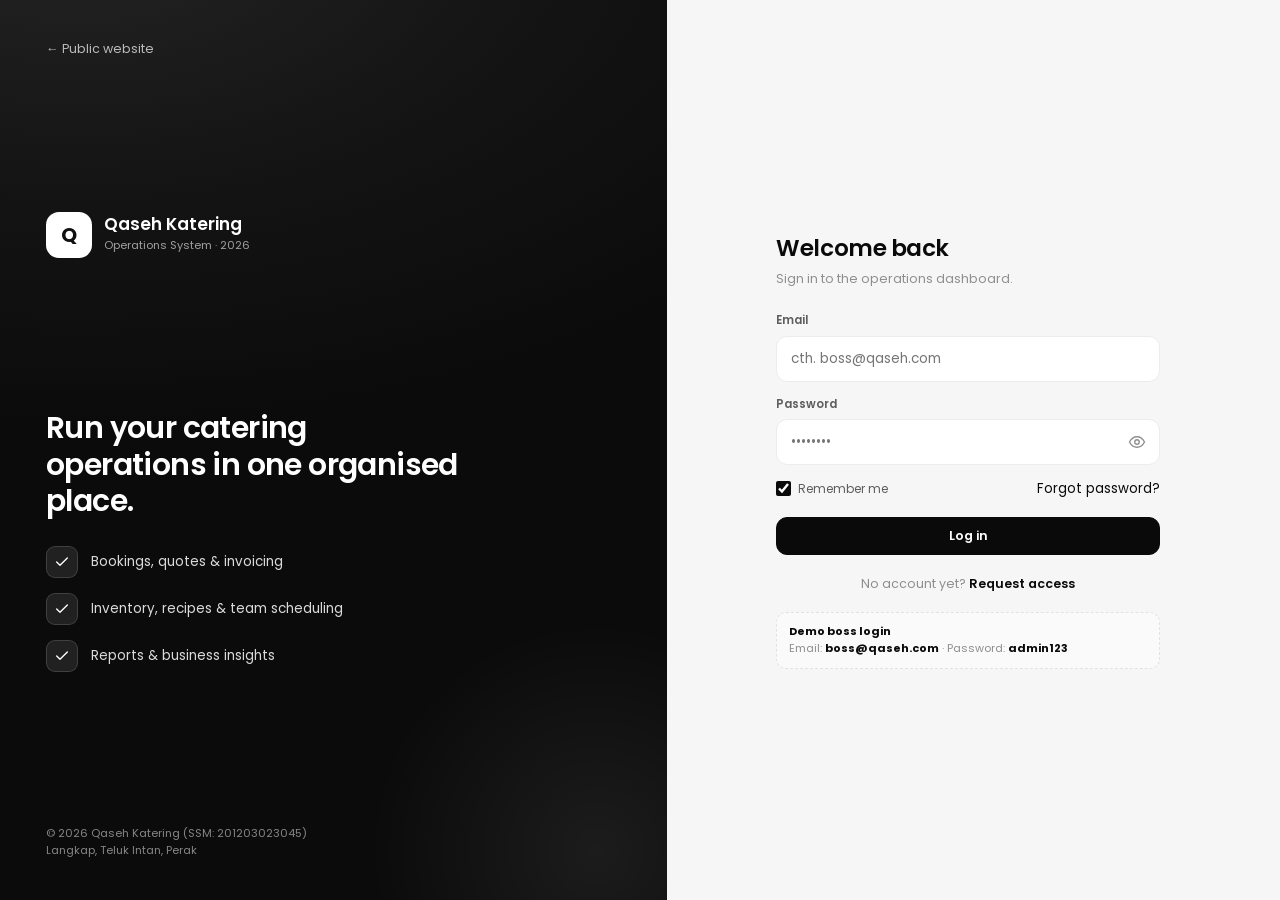
<file: orders.html>
<!DOCTYPE html>
<html lang="en">
<head>
<meta charset="UTF-8">
<meta name="viewport" content="width=device-width, initial-scale=1.0">
<title>Orders — Qaseh Katering Ops</title>
<link rel="preconnect" href="https://fonts.googleapis.com">
<link rel="preconnect" href="https://fonts.gstatic.com" crossorigin>
<link href="https://fonts.googleapis.com/css2?family=Poppins:wght@300;400;500;600;700&display=swap" rel="stylesheet">
<link rel="stylesheet" href="assets/css/app.css">
</head>
<body data-page="orders">
<div class="app">
  <aside id="sidebar"></aside>
  <main class="main">
    <header id="topbar"></header>
    <div class="content">

      <div class="page-head">
        <div><div class="ph-t" data-en="Orders" data-bm="Tempahan">Orders</div><div class="ph-s" id="ph-sub" data-en="Manage all catering bookings" data-bm="Urus semua tempahan katering">Manage all catering bookings</div></div>
        <div class="grow"></div>
        <button class="btn btn-primary" id="new-order"><svg viewBox="0 0 24 24" fill="none" stroke="currentColor" stroke-width="2" stroke-linecap="round"><path d="M12 5v14M5 12h14"/></svg><span data-en="New order" data-bm="Tempahan baharu">New order</span></button>
      </div>

      <!-- KPI strip -->
      <section class="stat-strip" id="order-stats"></section>

      <!-- Toolbar -->
      <section class="card pad" style="padding:14px 16px">
        <div class="toolbar">
          <label class="field search-field">
            <svg viewBox="0 0 24 24" fill="none" stroke="currentColor" stroke-width="2" stroke-linecap="round"><circle cx="11" cy="11" r="7"/><path d="m21 21-4.3-4.3"/></svg>
            <input id="q" data-en="Search order, customer, venue…" data-bm="Cari tempahan, pelanggan, lokasi…" data-i18n-ph placeholder="Search order, customer, venue…">
          </label>
          <div class="select"><select id="f-status">
            <option value="" data-en="All statuses" data-bm="Semua status">All statuses</option>
            <option value="confirmed" data-en="Confirmed" data-bm="Disahkan">Confirmed</option>
            <option value="preparing" data-en="Preparing" data-bm="Sedang sedia">Preparing</option>
            <option value="completed" data-en="Completed" data-bm="Selesai">Completed</option>
            <option value="pending" data-en="Pending" data-bm="Menunggu">Pending</option>
            <option value="cancelled" data-en="Cancelled" data-bm="Dibatalkan">Cancelled</option>
          </select></div>
          <div class="select"><select id="f-pkg"><option value="" data-en="All packages" data-bm="Semua pakej">All packages</option></select></div>
          <div class="select"><select id="f-pay">
            <option value="" data-en="All payments" data-bm="Semua bayaran">All payments</option>
            <option value="paid" data-en="Paid" data-bm="Dibayar">Paid</option>
            <option value="partial" data-en="Partial" data-bm="Separa">Partial</option>
            <option value="unpaid" data-en="Unpaid" data-bm="Belum bayar">Unpaid</option>
            <option value="refunded" data-en="Refunded" data-bm="Dipulangkan">Refunded</option>
          </select></div>
          <label class="field date-field"><svg viewBox="0 0 24 24" fill="none" stroke="currentColor" stroke-width="1.8" stroke-linecap="round"><rect x="3" y="4" width="18" height="18" rx="2"/><path d="M16 2v4M8 2v4M3 10h18"/></svg><input type="date" id="f-date"></label>
          <span class="grow"></span>
          <span class="result-count" id="rc"></span>
        </div>
      </section>

      <!-- Table -->
      <section class="card tbl-card">
        <div class="tbl-wrap">
          <table>
            <thead><tr>
              <th data-en="Order" data-bm="Tempahan">Order</th><th data-en="Customer" data-bm="Pelanggan">Customer</th><th data-en="Event" data-bm="Majlis">Event</th><th data-en="Date" data-bm="Tarikh">Date</th>
              <th class="r">Pax</th><th class="r" data-en="Amount" data-bm="Jumlah">Amount</th><th data-en="Status" data-bm="Status">Status</th><th data-en="Payment" data-bm="Bayaran">Payment</th>
            </tr></thead>
            <tbody id="orders-body"></tbody>
          </table>
        </div>
        <div class="pager" id="pager"></div>
      </section>

    </div>
  </main>
</div>
<div class="tt" id="tooltip"></div>
<script src="assets/js/data.js"></script>
<script src="assets/js/charts.js"></script>
<script src="assets/js/auth.js"></script>
<script src="assets/js/app.js"></script>
<script src="assets/js/orders.js"></script>
</body>
</html>
</file>
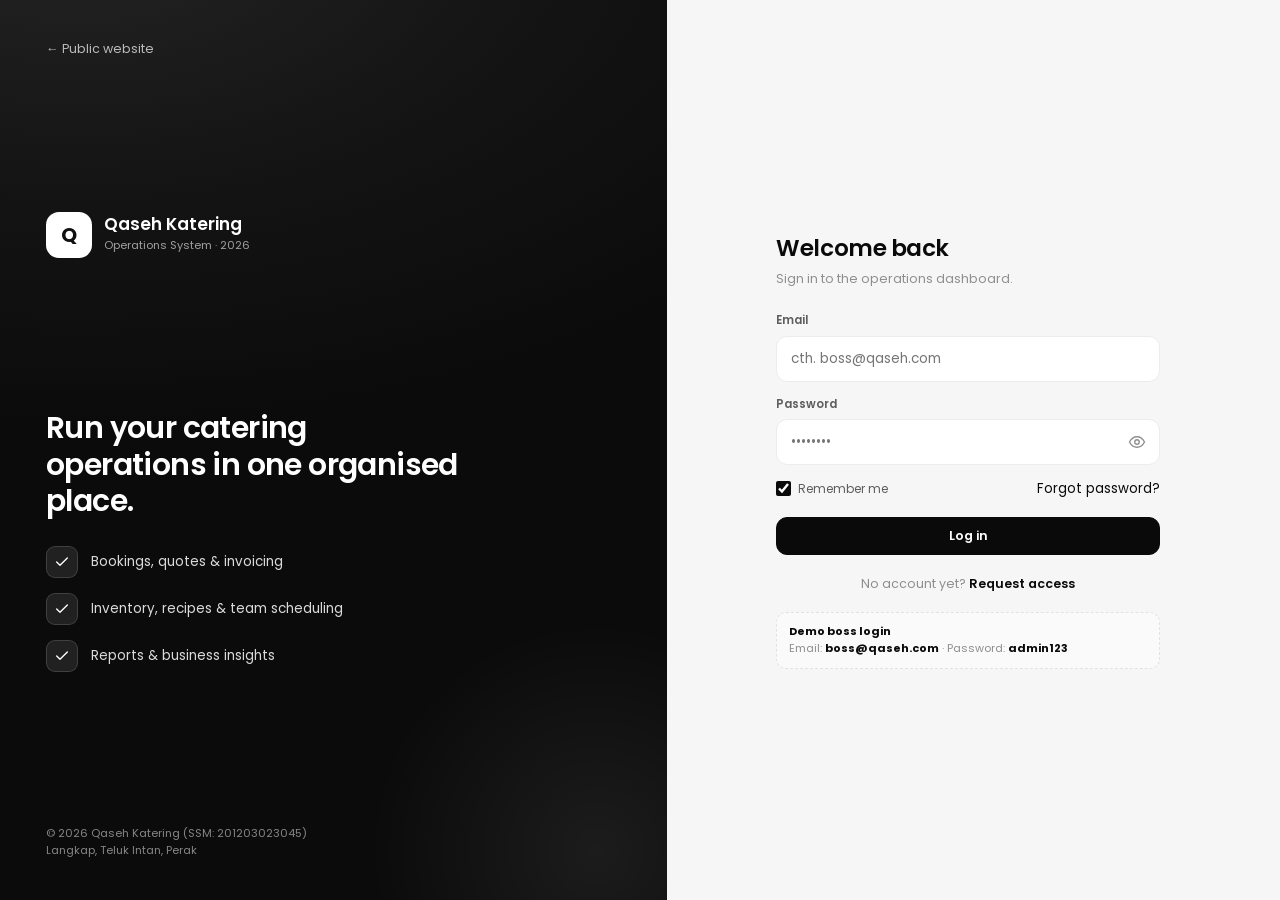
<file: payments.html>
<!DOCTYPE html>
<html lang="en">
<head>
<meta charset="UTF-8">
<meta name="viewport" content="width=device-width, initial-scale=1.0">
<title>Payments — Qaseh Katering Ops</title>
<link rel="preconnect" href="https://fonts.googleapis.com">
<link rel="preconnect" href="https://fonts.gstatic.com" crossorigin>
<link href="https://fonts.googleapis.com/css2?family=Poppins:wght@300;400;500;600;700&display=swap" rel="stylesheet">
<link rel="stylesheet" href="assets/css/app.css">
</head>
<body data-page="payments">
<div class="app">
  <aside id="sidebar"></aside>
  <main class="main">
    <header id="topbar"></header>
    <div class="content">

      <div class="page-head">
        <div><div class="ph-t" data-en="Payments" data-bm="Bayaran">Payments</div><div class="ph-s" data-en="Transaction history & receipts" data-bm="Sejarah transaksi & resit">Transaction history & receipts</div></div>
        <div class="grow"></div>
        <button class="btn" id="export"><svg viewBox="0 0 24 24" fill="none" stroke="currentColor" stroke-width="2" stroke-linecap="round" stroke-linejoin="round"><path d="M21 15v4a2 2 0 0 1-2 2H5a2 2 0 0 1-2-2v-4M7 10l5 5 5-5M12 15V3"/></svg><span data-en="Export" data-bm="Eksport">Export</span></button>
        <button class="btn btn-primary" id="record"><svg viewBox="0 0 24 24" fill="none" stroke="currentColor" stroke-width="2" stroke-linecap="round"><path d="M12 5v14M5 12h14"/></svg><span data-en="Record payment" data-bm="Rekod bayaran">Record payment</span></button>
      </div>

      <section class="stat-strip" id="pay-stats"></section>

      <section class="card pad" style="padding:14px 16px">
        <div class="toolbar">
          <label class="field search-field">
            <svg viewBox="0 0 24 24" fill="none" stroke="currentColor" stroke-width="2" stroke-linecap="round"><circle cx="11" cy="11" r="7"/><path d="m21 21-4.3-4.3"/></svg>
            <input id="q" data-en="Search payment, customer, invoice…" data-bm="Cari bayaran, pelanggan, invois…" data-i18n-ph placeholder="Search payment, customer, invoice…">
          </label>
          <div class="select"><select id="f-kind">
            <option value="" data-en="All types" data-bm="Semua jenis">All types</option>
            <option value="deposit" data-en="Deposit" data-bm="Deposit">Deposit</option>
            <option value="full" data-en="Full payment" data-bm="Bayaran penuh">Full payment</option>
            <option value="balance" data-en="Balance" data-bm="Baki">Balance</option>
            <option value="refund" data-en="Refund" data-bm="Pemulangan">Refund</option>
          </select></div>
          <div class="select"><select id="f-method">
            <option value="" data-en="All methods" data-bm="Semua kaedah">All methods</option>
            <option value="Bank Transfer">Bank Transfer</option>
            <option value="FPX">FPX</option>
            <option value="Credit Card">Credit Card</option>
            <option value="Cash">Cash</option>
          </select></div>
          <span class="grow"></span>
          <span class="result-count" id="rc"></span>
        </div>
      </section>

      <section class="card tbl-card">
        <div class="tbl-wrap">
          <table>
            <thead><tr>
              <th data-en="Transaction" data-bm="Transaksi">Transaction</th><th data-en="Customer" data-bm="Pelanggan">Customer</th><th data-en="Invoice" data-bm="Invois">Invoice</th><th data-en="Method" data-bm="Kaedah">Method</th>
              <th data-en="Type" data-bm="Jenis">Type</th><th data-en="Date" data-bm="Tarikh">Date</th><th class="r" data-en="Amount" data-bm="Jumlah">Amount</th><th></th>
            </tr></thead>
            <tbody id="pay-body"></tbody>
          </table>
        </div>
      </section>

    </div>
  </main>
</div>
<div class="tt" id="tooltip"></div>
<script src="assets/js/data.js"></script>
<script src="assets/js/charts.js"></script>
<script src="assets/js/auth.js"></script>
<script src="assets/js/app.js"></script>
<script src="assets/js/payments.js"></script>
</body>
</html>
</file>
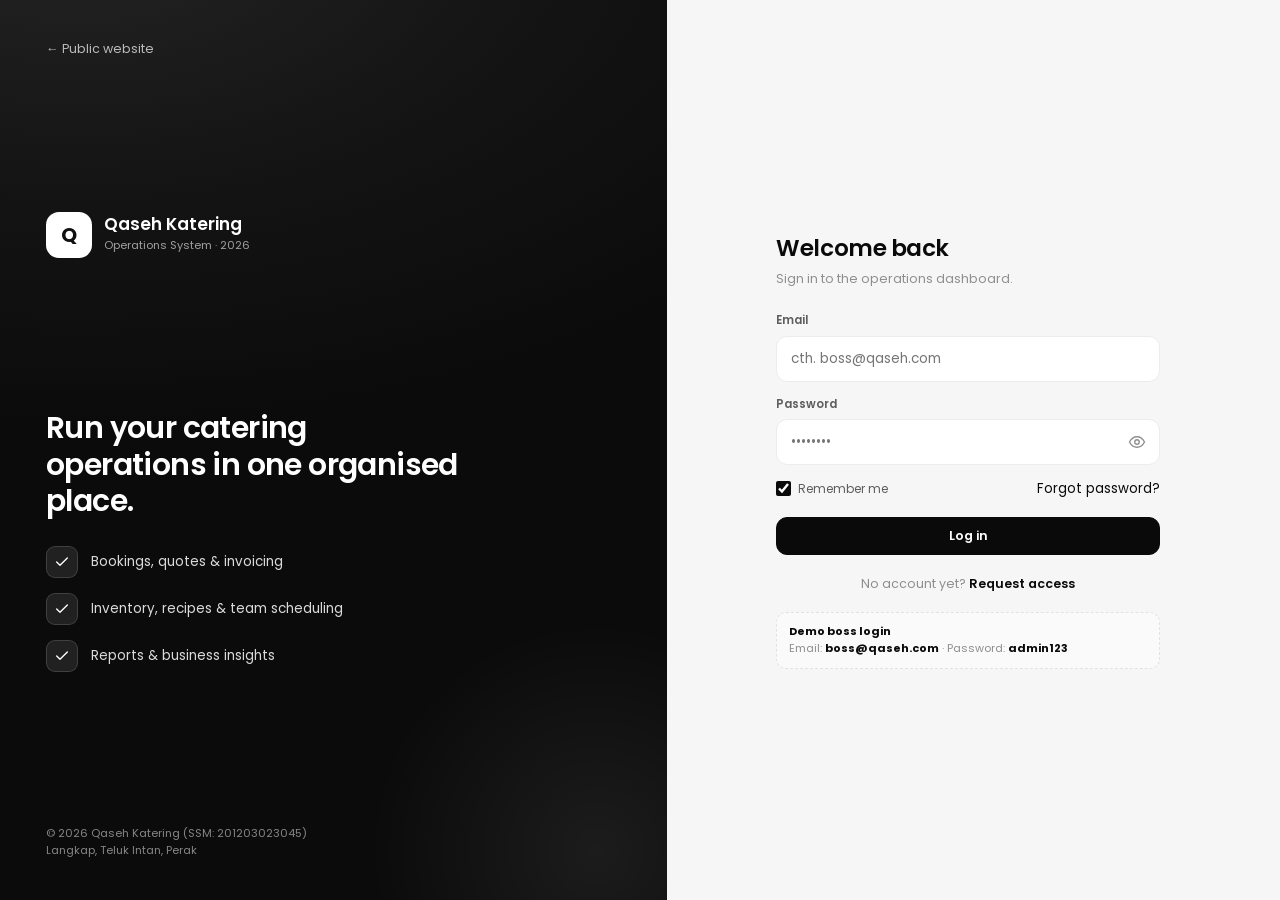
<file: profile.html>
<!DOCTYPE html>
<html lang="en">
<head>
<meta charset="UTF-8">
<meta name="viewport" content="width=device-width, initial-scale=1.0">
<title>My Profile — Qaseh Katering Ops</title>
<link rel="preconnect" href="https://fonts.googleapis.com">
<link rel="preconnect" href="https://fonts.gstatic.com" crossorigin>
<link href="https://fonts.googleapis.com/css2?family=Poppins:wght@300;400;500;600;700&display=swap" rel="stylesheet">
<link rel="stylesheet" href="assets/css/app.css">
</head>
<body data-page="profile">
<div class="app">
  <aside id="sidebar"></aside>
  <main class="main">
    <header id="topbar"></header>
    <div class="content">
      <div id="profile-root"></div>
    </div>
  </main>
</div>
<div class="tt" id="tooltip"></div>
<script src="assets/js/data.js"></script>
<script src="assets/js/charts.js"></script>
<script src="assets/js/auth.js"></script>
<script src="assets/js/app.js"></script>
<script src="assets/js/profile.js"></script>
</body>
</html>
</file>
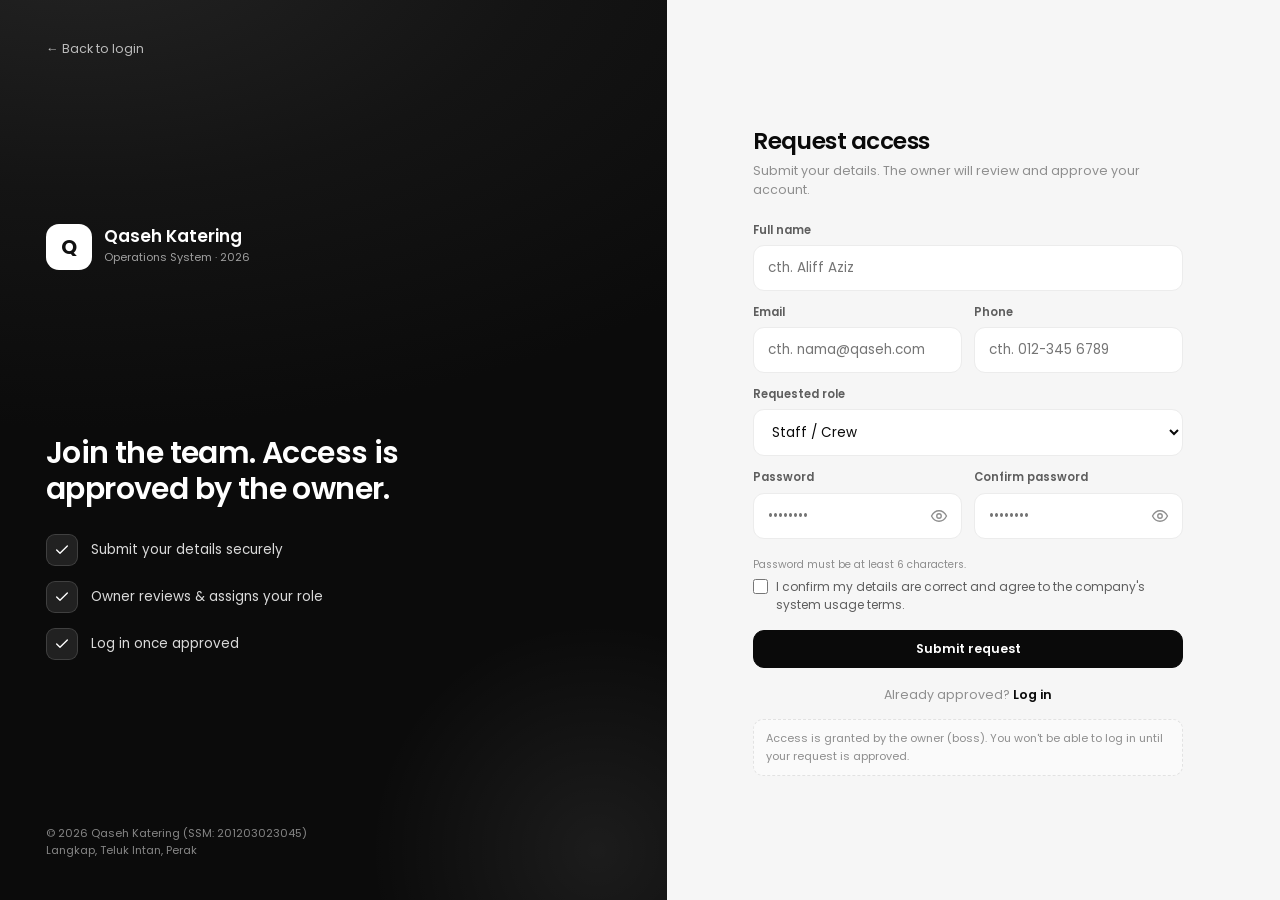
<file: register.html>
<!DOCTYPE html>
<html lang="en">
<head>
<meta charset="UTF-8">
<meta name="viewport" content="width=device-width, initial-scale=1.0">
<title>Mohon akses — Qaseh Katering</title>
<link rel="preconnect" href="https://fonts.googleapis.com">
<link rel="preconnect" href="https://fonts.gstatic.com" crossorigin>
<link href="https://fonts.googleapis.com/css2?family=Poppins:wght@300;400;500;600;700&display=swap" rel="stylesheet">
<link rel="stylesheet" href="assets/css/app.css">
<style>
  body{min-height:100vh}
  .auth-split{display:grid;grid-template-columns:1.05fr .95fr;min-height:100vh}
  .auth-brand{position:relative;overflow:hidden;color:#fff;padding:40px 46px;display:flex;flex-direction:column;justify-content:space-between;
    background:radial-gradient(900px 500px at 12% -8%,#242424 0%,#141414 52%,#0b0b0b 100%)}
  .auth-brand::after{content:"";position:absolute;width:460px;height:460px;right:-160px;bottom:-180px;border-radius:50%;
    background:radial-gradient(circle,rgba(255,255,255,.07),transparent 70%)}
  .brand-back{position:relative;z-index:2;color:rgba(255,255,255,.7);font-size:12.5px;text-decoration:none;width:max-content}
  .brand-back:hover{color:#fff}
  .brand-logo{display:flex;align-items:center;gap:12px;position:relative;z-index:2}
  .brand-logo .mk{width:46px;height:46px;border-radius:13px;background:#fff;color:#111;display:grid;place-items:center;font-weight:700;font-size:20px}
  .brand-logo b{font-size:17px;font-weight:600;display:block;line-height:1.15}
  .brand-logo small{font-size:11px;color:rgba(255,255,255,.6)}
  .brand-mid{position:relative;z-index:2;max-width:420px}
  .brand-mid h1{font-size:30px;line-height:1.22;font-weight:600;letter-spacing:-.02em;margin-bottom:26px}
  .brand-feats{list-style:none;display:flex;flex-direction:column;gap:15px}
  .brand-feats li{display:flex;align-items:center;gap:13px;font-size:13.5px;color:rgba(255,255,255,.85)}
  .brand-feats .ic{width:32px;height:32px;border-radius:9px;background:rgba(255,255,255,.09);border:1px solid rgba(255,255,255,.14);display:grid;place-items:center;flex:none}
  .brand-feats svg{width:16px;height:16px;color:#fff}
  .brand-foot{position:relative;z-index:2;font-size:11px;color:rgba(255,255,255,.5);line-height:1.6}

  .auth-panel{display:grid;place-items:center;padding:40px 24px;background:var(--bg)}
  .auth-card{width:min(430px,100%)}
  .auth-mobile-logo{display:none;align-items:center;justify-content:space-between;margin-bottom:24px}
  .auth-mobile-logo .l{display:flex;align-items:center;gap:10px}
  .auth-mobile-logo .mk{width:38px;height:38px;border-radius:11px;background:var(--ink);color:#fff;display:grid;place-items:center;font-weight:700;font-size:16px}
  .auth-mobile-logo b{font-size:14px;font-weight:600;display:block;line-height:1}
  .auth-mobile-logo small{font-size:10px;color:var(--mist)}
  .auth-mobile-logo a{font-size:12px;color:var(--mist);text-decoration:none}

  .auth-card h1{font-size:23px;font-weight:600;letter-spacing:-.02em;margin:0 0 4px}
  .auth-card .sub{font-size:12.5px;color:var(--mist);margin-bottom:22px}
  .auth-field{margin-bottom:13px}
  .auth-row{display:grid;grid-template-columns:1fr 1fr;gap:12px}
  .auth-field label{display:block;font-size:11.5px;font-weight:600;color:var(--graphite);margin-bottom:6px}
  .auth-field input,.auth-field select{width:100%;padding:12px 14px;border:1px solid var(--line);border-radius:11px;font-family:inherit;font-size:13.5px;background:var(--panel);color:var(--ink);transition:border-color .16s,box-shadow .16s}
  .auth-field input:focus,.auth-field select:focus{outline:none;border-color:var(--ink);box-shadow:0 0 0 4px rgba(10,10,10,.05)}
  .pw-wrap{position:relative}
  .pw-wrap input{padding-right:44px}
  .pw-toggle{position:absolute;right:6px;top:50%;transform:translateY(-50%);width:34px;height:34px;display:grid;place-items:center;border:none;background:none;cursor:pointer;color:var(--mist);border-radius:8px}
  .pw-toggle:hover{color:var(--ink);background:var(--bg-soft)}
  .pw-toggle svg{width:18px;height:18px}
  .pw-hint{font-size:10.5px;color:var(--mist);margin-top:5px}
  .terms{display:flex;align-items:flex-start;gap:8px;font-size:12px;color:var(--graphite);margin:6px 0 16px;line-height:1.5;cursor:pointer;user-select:none}
  .terms input{width:15px;height:15px;margin-top:1px;flex:none;accent-color:var(--ink)}
  .auth-msg{font-size:12px;border-radius:10px;padding:11px 13px;margin-bottom:14px;display:none;line-height:1.55}
  .auth-msg.err{display:block;background:#fdecec;color:#a01818;border:1px solid #f5c6c6}
  .auth-msg.ok{display:block;background:#e9f7ee;color:#1a6b37;border:1px solid #bfe6cd}
  .auth-foot{margin-top:18px;text-align:center;font-size:12.5px;color:var(--mist)}
  .auth-foot a{color:var(--ink);font-weight:600;text-decoration:none}
  .note{margin-top:14px;font-size:11px;color:var(--mist);background:var(--bg-soft);border:1px dashed var(--line-2,#e3e3e3);border-radius:10px;padding:10px 12px;line-height:1.6}

  @media(max-width:900px){
    .auth-split{grid-template-columns:1fr}
    .auth-brand{display:none}
    .auth-mobile-logo{display:flex}
  }
  @media(max-width:480px){.auth-row{grid-template-columns:1fr}}
</style>
</head>
<body>
<div class="auth-split">
  <aside class="auth-brand">
    <a class="brand-back" href="login.html">← <span data-en="Back to login" data-bm="Kembali ke log masuk">Back to login</span></a>
    <div class="brand-logo"><span class="mk">Q</span><div><b>Qaseh Katering</b><small>Operations System · 2026</small></div></div>
    <div class="brand-mid">
      <h1 data-en="Join the team. Access is approved by the owner." data-bm="Sertai pasukan. Akses diluluskan oleh pemilik.">Join the team. Access is approved by the owner.</h1>
      <ul class="brand-feats">
        <li><span class="ic"><svg viewBox="0 0 24 24" fill="none" stroke="currentColor" stroke-width="2" stroke-linecap="round" stroke-linejoin="round"><path d="M20 6 9 17l-5-5"/></svg></span><span data-en="Submit your details securely" data-bm="Hantar butiran anda dengan selamat">Submit your details securely</span></li>
        <li><span class="ic"><svg viewBox="0 0 24 24" fill="none" stroke="currentColor" stroke-width="2" stroke-linecap="round" stroke-linejoin="round"><path d="M20 6 9 17l-5-5"/></svg></span><span data-en="Owner reviews & assigns your role" data-bm="Pemilik semak & tetapkan peranan anda">Owner reviews & assigns your role</span></li>
        <li><span class="ic"><svg viewBox="0 0 24 24" fill="none" stroke="currentColor" stroke-width="2" stroke-linecap="round" stroke-linejoin="round"><path d="M20 6 9 17l-5-5"/></svg></span><span data-en="Log in once approved" data-bm="Log masuk setelah diluluskan">Log in once approved</span></li>
      </ul>
    </div>
    <div class="brand-foot">© 2026 Qaseh Katering (SSM: 201203023045)<br>Langkap, Teluk Intan, Perak</div>
  </aside>

  <main class="auth-panel">
    <div class="auth-card">
      <div class="auth-mobile-logo">
        <div class="l"><span class="mk">Q</span><div><b>Qaseh Katering</b><small>Operations System · 2026</small></div></div>
        <a href="login.html" data-en="Log in" data-bm="Log masuk">Log in</a>
      </div>

      <h1 data-en="Request access" data-bm="Mohon akses">Request access</h1>
      <div class="sub" data-en="Submit your details. The owner will review and approve your account." data-bm="Hantar butiran anda. Pemilik akan semak dan luluskan akaun.">Submit your details. The owner will review and approve your account.</div>

      <div class="auth-msg" id="msg"></div>

      <form id="reg-form">
        <div class="auth-field">
          <label for="name" data-en="Full name" data-bm="Nama penuh">Full name</label>
          <input id="name" required placeholder="cth. Aliff Aziz">
        </div>
        <div class="auth-row">
          <div class="auth-field">
            <label for="email" data-en="Email" data-bm="Emel">Email</label>
            <input id="email" type="email" required placeholder="cth. nama@qaseh.com">
          </div>
          <div class="auth-field">
            <label for="phone" data-en="Phone" data-bm="Telefon">Phone</label>
            <input id="phone" placeholder="cth. 012-345 6789">
          </div>
        </div>
        <div class="auth-field">
          <label for="role" data-en="Requested role" data-bm="Peranan dipohon">Requested role</label>
          <select id="role"></select>
        </div>
        <div class="auth-row">
          <div class="auth-field">
            <label for="password" data-en="Password" data-bm="Kata laluan">Password</label>
            <div class="pw-wrap">
              <input id="password" type="password" required placeholder="••••••••" minlength="6">
              <button type="button" class="pw-toggle" data-toggle="password" aria-label="Show password"></button>
            </div>
          </div>
          <div class="auth-field">
            <label for="confirm" data-en="Confirm password" data-bm="Sahkan kata laluan">Confirm password</label>
            <div class="pw-wrap">
              <input id="confirm" type="password" required placeholder="••••••••" minlength="6">
              <button type="button" class="pw-toggle" data-toggle="confirm" aria-label="Show password"></button>
            </div>
          </div>
        </div>
        <div class="pw-hint" data-en="Password must be at least 6 characters." data-bm="Kata laluan mesti sekurang-kurangnya 6 aksara.">Password must be at least 6 characters.</div>
        <label class="terms"><input type="checkbox" id="agree"> <span data-en="I confirm my details are correct and agree to the company's system usage terms." data-bm="Saya sahkan butiran ini betul dan bersetuju dengan terma penggunaan sistem syarikat.">I confirm my details are correct and agree to the company's system usage terms.</span></label>
        <button type="submit" class="btn btn-primary btn-block" data-en="Submit request" data-bm="Hantar permohonan">Submit request</button>
      </form>

      <div class="auth-foot">
        <span data-en="Already approved?" data-bm="Sudah diluluskan?">Already approved?</span>
        <a href="login.html" data-en="Log in" data-bm="Log masuk">Log in</a>
      </div>

      <div class="note" data-en="Access is granted by the owner (boss). You won't be able to log in until your request is approved." data-bm="Akses diberi oleh pemilik (boss). Anda tidak boleh log masuk sehingga permohonan diluluskan.">Access is granted by the owner (boss). You won't be able to log in until your request is approved.</div>
    </div>
  </main>
</div>

<script src="assets/js/auth.js"></script>
<script>
  (function () {
    var bm = false;
    try { bm = localStorage.getItem('qaseh_lang') === 'bm'; } catch (e) {}
    if (bm) document.querySelectorAll('[data-bm]').forEach(function (n) { n.textContent = n.getAttribute('data-bm'); });

    var sel = document.getElementById('role');
    QAUTH.REQUESTABLE.forEach(function (r) {
      var o = document.createElement('option');
      o.value = r; o.textContent = QAUTH.ROLE_LABELS[r];
      sel.appendChild(o);
    });
    sel.value = 'staff';

    var eyeOpen = '<svg viewBox="0 0 24 24" fill="none" stroke="currentColor" stroke-width="1.8" stroke-linecap="round" stroke-linejoin="round"><path d="M2 12s3.5-7 10-7 10 7 10 7-3.5 7-10 7-10-7-10-7z"/><circle cx="12" cy="12" r="3"/></svg>';
    var eyeOff = '<svg viewBox="0 0 24 24" fill="none" stroke="currentColor" stroke-width="1.8" stroke-linecap="round" stroke-linejoin="round"><path d="M9.9 4.24A9.1 9.1 0 0 1 12 4c6.5 0 10 7 10 7a13.2 13.2 0 0 1-1.67 2.68M6.6 6.6A13.3 13.3 0 0 0 2 11s3.5 7 10 7a9 9 0 0 0 5.4-1.6M3 3l18 18"/></svg>';
    document.querySelectorAll('.pw-toggle').forEach(function (btn) {
      btn.innerHTML = eyeOpen;
      btn.addEventListener('click', function () {
        var input = document.getElementById(btn.getAttribute('data-toggle'));
        if (!input) return;
        var show = input.type === 'password';
        input.type = show ? 'text' : 'password';
        btn.innerHTML = show ? eyeOff : eyeOpen;
      });
    });

    var msg = document.getElementById('msg');
    var form = document.getElementById('reg-form');
    function show(type, text) { msg.className = 'auth-msg ' + type; msg.innerHTML = text; }

    form.addEventListener('submit', function (e) {
      e.preventDefault();
      var name = document.getElementById('name').value.trim();
      var email = document.getElementById('email').value.trim();
      var pass = document.getElementById('password').value;
      var confirm = document.getElementById('confirm').value;
      var agree = document.getElementById('agree').checked;
      if (!name || !email || !pass) { show('err', bm ? 'Sila lengkapkan nama, emel & kata laluan.' : 'Please fill name, email & password.'); return; }
      if (pass.length < 6) { show('err', bm ? 'Kata laluan mesti sekurang-kurangnya 6 aksara.' : 'Password must be at least 6 characters.'); return; }
      if (pass !== confirm) { show('err', bm ? 'Kata laluan tidak sepadan.' : 'Passwords do not match.'); return; }
      if (!agree) { show('err', bm ? 'Sila tanda kotak persetujuan.' : 'Please tick the agreement box.'); return; }

      var res = QAUTH.register({ name: name, email: email, phone: document.getElementById('phone').value, password: pass, role: sel.value });
      if (!res.ok) { show('err', bm ? 'Emel ini sudah didaftarkan. Sila log masuk.' : 'This email is already registered. Please log in.'); return; }
      form.style.display = 'none';
      show('ok', (bm
        ? '<b>Permohonan dihantar!</b><br>Akaun anda menunggu kelulusan boss besar. Anda akan boleh log masuk setelah diluluskan.'
        : '<b>Request submitted!</b><br>Your account is awaiting the boss\'s approval. You can log in once it is approved.'));
    });
  })();
</script>
</body>
</html>
</file>
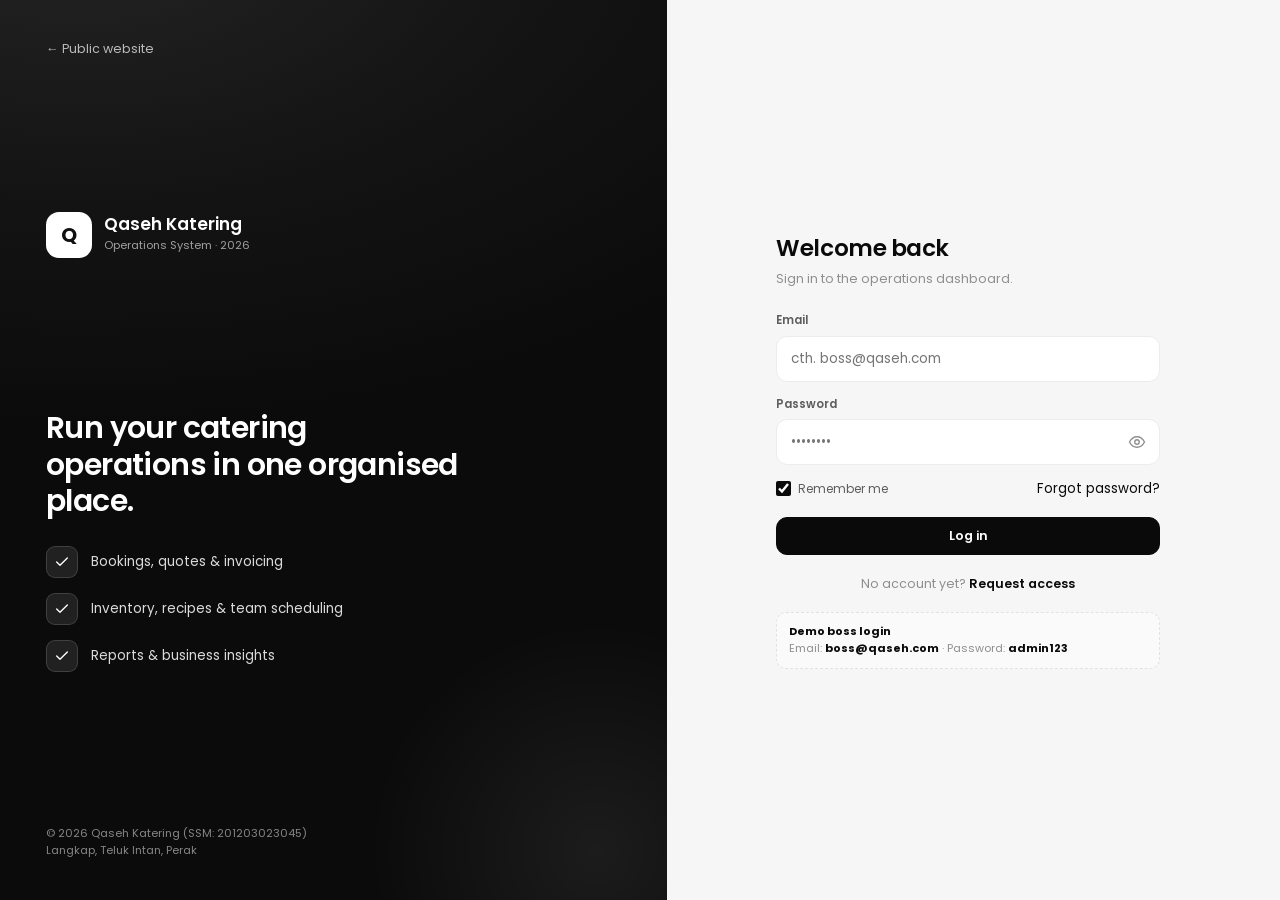
<file: reports.html>
<!DOCTYPE html>
<html lang="en">
<head>
<meta charset="UTF-8">
<meta name="viewport" content="width=device-width, initial-scale=1.0">
<title>Reports — Qaseh Katering Ops</title>
<link rel="preconnect" href="https://fonts.googleapis.com">
<link rel="preconnect" href="https://fonts.gstatic.com" crossorigin>
<link href="https://fonts.googleapis.com/css2?family=Poppins:wght@300;400;500;600;700&display=swap" rel="stylesheet">
<link rel="stylesheet" href="assets/css/app.css">
</head>
<body data-page="reports">
<div class="app">
  <aside id="sidebar"></aside>
  <main class="main">
    <header id="topbar"></header>
    <div class="content">

      <div class="page-head">
        <div><div class="ph-t" data-en="Reports" data-bm="Laporan">Reports</div><div class="ph-s" data-en="Business analytics & performance" data-bm="Analitik & prestasi perniagaan">Business analytics & performance</div></div>
        <div class="grow"></div>
        <div class="select"><select id="period">
          <option data-en="Last 12 months" data-bm="12 bulan lepas">Last 12 months</option><option data-en="This year" data-bm="Tahun ini">This year</option><option data-en="Last quarter" data-bm="Suku lepas">Last quarter</option>
        </select></div>
        <button class="btn" id="export-pdf"><svg viewBox="0 0 24 24" fill="none" stroke="currentColor" stroke-width="2" stroke-linecap="round" stroke-linejoin="round"><path d="M21 15v4a2 2 0 0 1-2 2H5a2 2 0 0 1-2-2v-4M7 10l5 5 5-5M12 15V3"/></svg><span data-en="Export PDF" data-bm="Eksport PDF">Export PDF</span></button>
        <button class="btn btn-primary" id="export-csv"><svg viewBox="0 0 24 24" fill="none" stroke="currentColor" stroke-width="2" stroke-linecap="round" stroke-linejoin="round"><path d="M14 2H6a2 2 0 0 0-2 2v16a2 2 0 0 0 2 2h12a2 2 0 0 0 2-2V8z"/><path d="M14 2v6h6"/></svg><span data-en="Export CSV" data-bm="Eksport CSV">Export CSV</span></button>
      </div>

      <section class="stat-strip" id="rep-stats"></section>

      <!-- charts bento -->
      <section class="charts">
        <div class="card chart-card span-8">
          <div class="c-head"><div><div class="t" data-en="Revenue trend" data-bm="Trend hasil">Revenue trend</div><div class="s" data-en="Daily revenue · rolling 30 days" data-bm="Hasil harian · 30 hari terkini">Daily revenue · rolling 30 days</div></div>
            <div class="seg"><button class="on">30D</button><button>90D</button><button>1Y</button></div></div>
          <div id="c-revenue"></div>
        </div>
        <div class="card chart-card span-4">
          <div class="c-head"><div><div class="t" data-en="Yearly comparison" data-bm="Perbandingan tahunan">Yearly comparison</div><div class="s" data-en="Revenue by year" data-bm="Hasil ikut tahun">Revenue by year</div></div></div>
          <div id="c-yearly"></div>
        </div>

        <div class="card chart-card span-4">
          <div class="c-head"><div><div class="t" data-en="Monthly sales" data-bm="Jualan bulanan">Monthly sales</div><div class="s" data-en="RM · last 7 months" data-bm="RM · 7 bulan lepas">RM · last 7 months</div></div></div>
          <div id="c-monthly"></div>
        </div>
        <div class="card chart-card span-4">
          <div class="c-head"><div><div class="t" data-en="Revenue by event type" data-bm="Hasil ikut jenis majlis">Revenue by event type</div><div class="s" data-en="Share of bookings" data-bm="Bahagian tempahan">Share of bookings</div></div></div>
          <div style="display:flex;align-items:center;gap:8px"><div id="c-event" style="flex:none"></div><div class="legend legend-tiles" style="flex-direction:column;flex:1;gap:8px;margin-top:0" id="l-event"></div></div>
        </div>
        <div class="card chart-card span-4">
          <div class="c-head"><div><div class="t" data-en="Revenue by package" data-bm="Hasil ikut pakej">Revenue by package</div><div class="s" data-en="Share of total" data-bm="Bahagian daripada jumlah">Share of total</div></div></div>
          <div style="display:flex;align-items:center;gap:8px"><div id="c-pkg" style="flex:none"></div><div class="legend legend-tiles" style="flex-direction:column;flex:1;gap:8px;margin-top:0" id="l-pkg"></div></div>
        </div>

        <div class="card chart-card span-6">
          <div class="c-head"><div><div class="t" data-en="Customer growth" data-bm="Pertumbuhan pelanggan">Customer growth</div><div class="s" data-en="New customers · last 12 months" data-bm="Pelanggan baharu · 12 bulan lepas">New customers · last 12 months</div></div></div>
          <div id="c-growth"></div>
        </div>
        <div class="card chart-card span-6">
          <div class="c-head"><div><div class="t" data-en="Peak booking months" data-bm="Bulan puncak tempahan">Peak booking months</div><div class="s" data-en="Orders volume by month" data-bm="Jumlah tempahan ikut bulan">Orders volume by month</div></div></div>
          <div id="c-peak"></div>
        </div>

        <div class="card chart-card span-6">
          <div class="c-head"><div><div class="t" data-en="Top selling menu" data-bm="Menu paling laris">Top selling menu</div><div class="s" data-en="Times ordered" data-bm="Kali ditempah">Times ordered</div></div></div>
          <div id="c-menu" style="margin-top:6px"></div>
        </div>
        <div class="card chart-card span-6">
          <div class="c-head"><div><div class="t" data-en="Best customers" data-bm="Pelanggan terbaik">Best customers</div><div class="s" data-en="By lifetime spend" data-bm="Ikut jumlah belanja">By lifetime spend</div></div></div>
          <div id="c-topcust" style="margin-top:6px"></div>
        </div>
      </section>

      <!-- CUSTOMER REVIEWS -->
      <div class="sec-head"><h2 data-en="Customer reviews" data-bm="Ulasan pelanggan">Customer reviews</h2><span class="rule"></span>
        <a class="act" href="index.html#reviews"><span data-en="View public page" data-bm="Lihat laman awam">View public page</span>
          <svg viewBox="0 0 24 24" fill="none" stroke="currentColor" stroke-width="2" stroke-linecap="round"><path d="M5 12h14M13 6l6 6-6 6"/></svg>
        </a>
      </div>
      <section class="duo-grid">
        <div class="card pad">
          <div class="card-title" data-en="Recent reviews" data-bm="Ulasan terkini">Recent reviews</div>
          <div class="card-sub" id="fb-sub">Submitted by customers on your website</div>
          <div class="toolbar" style="margin-bottom:6px">
            <div class="select"><select id="fb-frate">
              <option value="" data-en="All ratings" data-bm="Semua penilaian">All ratings</option>
              <option value="5" data-en="5 stars" data-bm="5 bintang">5 stars</option><option value="4" data-en="4 stars" data-bm="4 bintang">4 stars</option><option value="3" data-en="3 stars" data-bm="3 bintang">3 stars</option><option value="2" data-en="2 stars" data-bm="2 bintang">2 stars</option><option value="1" data-en="1 star" data-bm="1 bintang">1 star</option>
            </select></div>
          </div>
          <div id="fb-list"></div>
        </div>
        <div class="card pad">
          <div class="card-title" data-en="Satisfaction" data-bm="Kepuasan">Satisfaction</div>
          <div class="card-sub" data-en="Average rating & breakdown" data-bm="Penilaian purata & pecahan">Average rating & breakdown</div>
          <div id="fb-summary"></div>
        </div>
      </section>

    </div>
  </main>
</div>
<div class="tt" id="tooltip"></div>
<script src="assets/js/data.js"></script>
<script src="assets/js/charts.js"></script>
<script src="assets/js/auth.js"></script>
<script src="assets/js/app.js"></script>
<script src="assets/js/reports.js"></script>
</body>
</html>
</file>
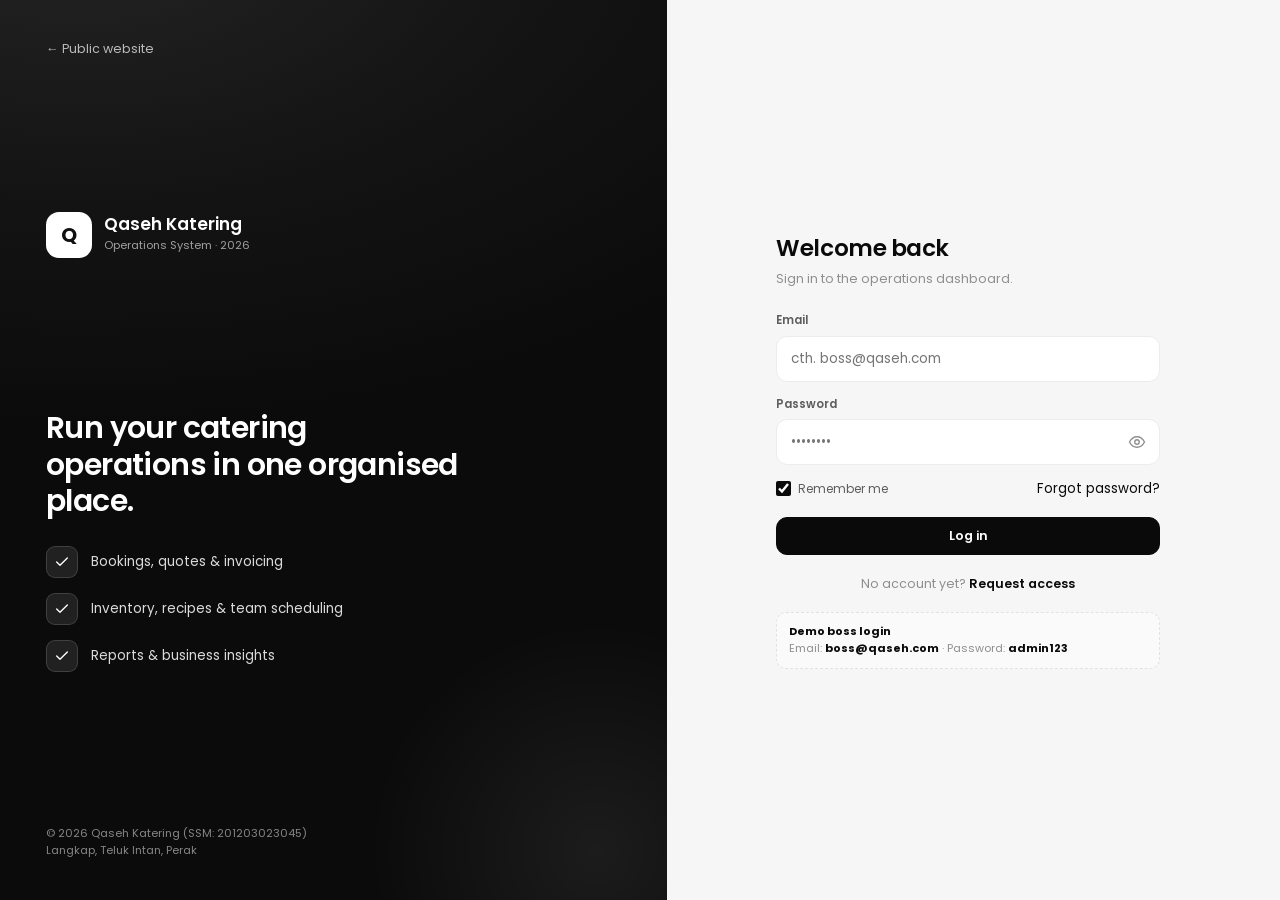
<file: settings.html>
<!DOCTYPE html>
<html lang="en">
<head>
<meta charset="UTF-8">
<meta name="viewport" content="width=device-width, initial-scale=1.0">
<title>Settings — Qaseh Katering Ops</title>
<link rel="preconnect" href="https://fonts.googleapis.com">
<link rel="preconnect" href="https://fonts.gstatic.com" crossorigin>
<link href="https://fonts.googleapis.com/css2?family=Poppins:wght@300;400;500;600;700&display=swap" rel="stylesheet">
<link rel="stylesheet" href="assets/css/app.css">
</head>
<body data-page="settings">
<div class="app">
  <aside id="sidebar"></aside>
  <main class="main">
    <header id="topbar"></header>
    <div class="content">

      <div class="page-head">
        <div><div class="ph-t" data-en="Settings" data-bm="Tetapan">Settings</div><div class="ph-s" data-en="Manage your business configuration" data-bm="Urus tetapan perniagaan anda">Manage your business configuration</div></div>
        <div class="grow"></div>
        <button class="btn btn-primary" id="save"><svg viewBox="0 0 24 24" fill="none" stroke="currentColor" stroke-width="2" stroke-linecap="round" stroke-linejoin="round"><path d="M20 6 9 17l-5-5"/></svg><span data-en="Save changes" data-bm="Simpan perubahan">Save changes</span></button>
      </div>

      <div class="settings-grid">
        <nav class="settings-nav" id="set-nav"></nav>
        <div class="card pad" id="set-panel"></div>
      </div>

    </div>
  </main>
</div>
<div class="tt" id="tooltip"></div>
<script src="assets/js/data.js"></script>
<script src="assets/js/charts.js"></script>
<script src="assets/js/auth.js"></script>
<script src="assets/js/app.js"></script>
<script src="assets/js/settings.js"></script>
</body>
</html>
</file>
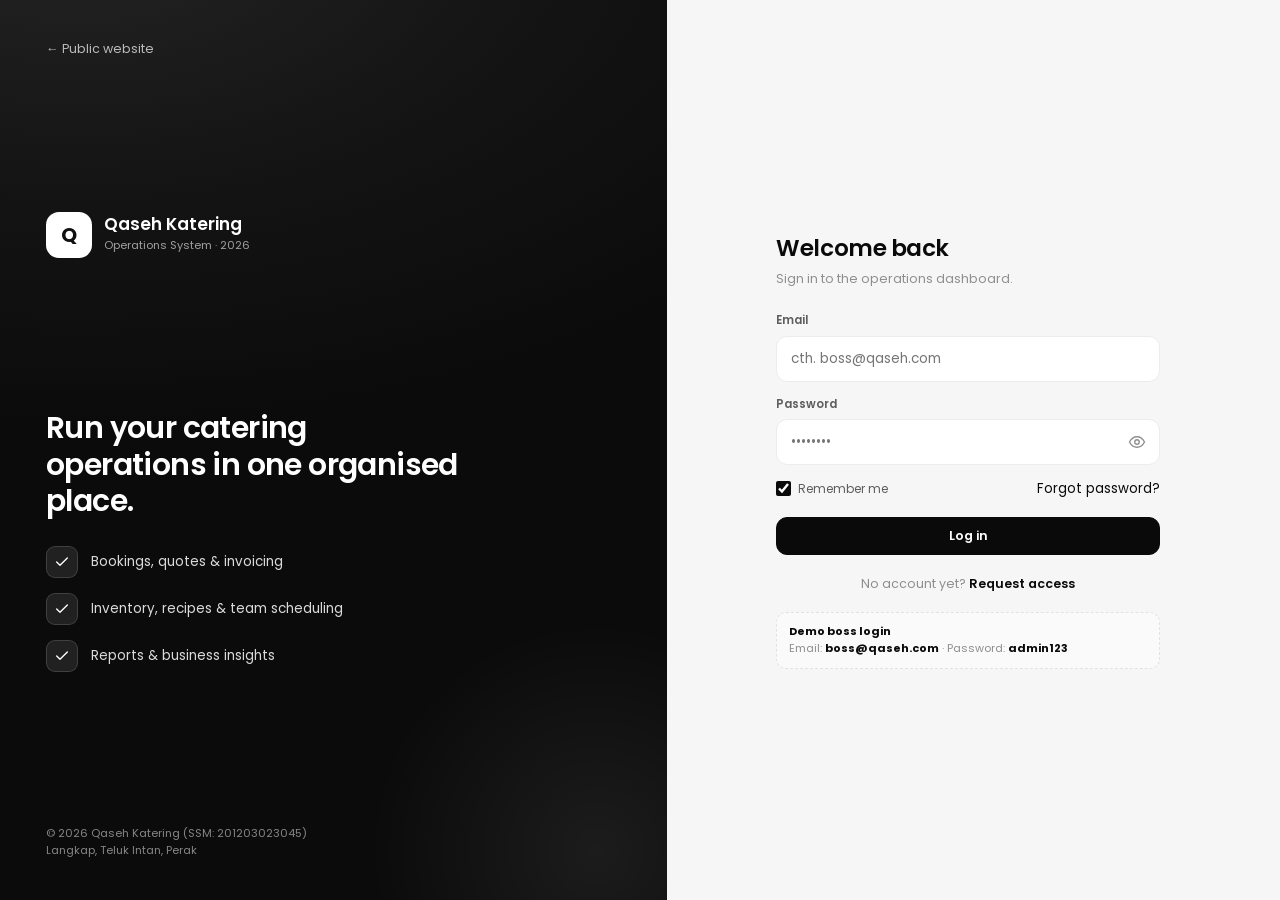
<file: staff.html>
<!DOCTYPE html>
<html lang="en">
<head>
<meta charset="UTF-8">
<meta name="viewport" content="width=device-width, initial-scale=1.0">
<title>Staff — Qaseh Katering Ops</title>
<link rel="preconnect" href="https://fonts.googleapis.com">
<link rel="preconnect" href="https://fonts.gstatic.com" crossorigin>
<link href="https://fonts.googleapis.com/css2?family=Poppins:wght@300;400;500;600;700&display=swap" rel="stylesheet">
<link rel="stylesheet" href="assets/css/app.css">
</head>
<body data-page="staff">
<div class="app">
  <aside id="sidebar"></aside>
  <main class="main">
    <header id="topbar"></header>
    <div class="content">

      <div class="page-head">
        <div><div class="ph-t" data-en="Staff" data-bm="Staf">Staff</div><div class="ph-s" data-en="Team directory & scheduling" data-bm="Direktori pasukan & penjadualan">Team directory & scheduling</div></div>
        <div class="grow"></div>
        <button class="btn btn-primary" id="add-staff"><svg viewBox="0 0 24 24" fill="none" stroke="currentColor" stroke-width="2" stroke-linecap="round"><path d="M12 5v14M5 12h14"/></svg><span data-en="Add staff" data-bm="Tambah staf">Add staff</span></button>
      </div>

      <section class="stat-strip" id="staff-stats"></section>

      <section class="card pad" style="padding:14px 16px">
        <div class="toolbar">
          <label class="field search-field">
            <svg viewBox="0 0 24 24" fill="none" stroke="currentColor" stroke-width="2" stroke-linecap="round"><circle cx="11" cy="11" r="7"/><path d="m21 21-4.3-4.3"/></svg>
            <input id="q" data-en="Search name, role…" data-bm="Cari nama, peranan…" data-i18n-ph placeholder="Search name, role…">
          </label>
          <div class="select"><select id="f-role">
            <option value="" data-en="All roles" data-bm="Semua peranan">All roles</option>
            <option value="Chef">Chef</option>
            <option value="Kitchen">Kitchen</option>
            <option value="Driver">Driver</option>
            <option value="Waiter">Waiter</option>
            <option value="Supervisor">Supervisor</option>
          </select></div>
          <div class="select"><select id="f-avail">
            <option value="" data-en="All availability" data-bm="Semua ketersediaan">All availability</option>
            <option value="free" data-en="Available" data-bm="Ada">Available</option>
            <option value="busy" data-en="Assigned" data-bm="Bertugas">Assigned</option>
            <option value="off" data-en="On leave" data-bm="Cuti">On leave</option>
          </select></div>
          <span class="grow"></span>
          <span class="result-count" id="rc"></span>
        </div>
      </section>

      <section id="staff-grid" class="grid3"></section>

    </div>
  </main>
</div>
<div class="tt" id="tooltip"></div>
<script src="assets/js/data.js"></script>
<script src="assets/js/charts.js"></script>
<script src="assets/js/auth.js"></script>
<script src="assets/js/app.js"></script>
<script src="assets/js/staff.js"></script>
</body>
</html>
</file>
<file: assets/css/app.css>
/* ============================================================
   SELERA · Catering Operations — shared stylesheet
   Keeps the original premium SaaS look. No visual redesign.
   ============================================================ */

/* ============ TOKENS ============ */
:root{
  --ink:#0A0A0A; --ink-2:#141414; --graphite:#5E5E5E; --mist:#8E8E8E; --faint:#B4B4B4;
  --line:#ECECEC; --line-2:#E2E2E2; --panel:#FFFFFF; --bg:#F6F6F6; --bg-soft:#FAFAFA;
  --chip:#F1F1F1; --chip-2:#EAEAEA; --ink-soft:#2A2A2A;
  --r-lg:20px; --r-md:16px; --r-sm:12px; --r-xs:9px;
  --sp:8px;
  --shadow-sm:0 1px 2px rgba(10,10,10,.04), 0 1px 3px rgba(10,10,10,.03);
  --shadow-md:0 2px 6px rgba(10,10,10,.05), 0 6px 20px rgba(10,10,10,.05);
  --shadow-lg:0 10px 40px rgba(10,10,10,.08);
  --shadow-xl:0 24px 70px rgba(10,10,10,.16);
  --ease:cubic-bezier(.22,1,.36,1);
  /* semantic palette */
  --green:#16A34A; --green-d:#15803D; --red:#DC2626; --orange:#F97316;
  --blue:#2563EB; --purple:#7C3AED; --yellow:#EAB308; --amber:#F59E0B; --cyan:#06B6D4; --gray:#9A9A9A;
}
*{box-sizing:border-box;margin:0;padding:0}
html{-webkit-font-smoothing:antialiased;text-rendering:optimizeLegibility;overflow-y:scroll;scrollbar-gutter:stable;scroll-behavior:smooth}
body{
  font-family:'Poppins',-apple-system,BlinkMacSystemFont,'Segoe UI',sans-serif;
  background:var(--bg); color:var(--ink); font-size:13px; line-height:1.5;
  font-variant-numeric:tabular-nums;
}
::selection{background:var(--ink);color:#fff}
a{color:inherit;text-decoration:none}
.num{font-variant-numeric:tabular-nums;letter-spacing:-.01em}
.mono-label{font-size:10.5px;font-weight:500;letter-spacing:.09em;text-transform:uppercase;color:var(--mist)}
button{font-family:inherit;cursor:pointer;border:none;background:none;color:inherit}
input,select,textarea{font-family:inherit}
::-webkit-scrollbar{width:10px;height:10px}
::-webkit-scrollbar-thumb{background:#DADADA;border-radius:20px;border:3px solid var(--bg)}
::-webkit-scrollbar-thumb:hover{background:#C4C4C4}

/* ============ SHELL ============ */
.app{display:grid;grid-template-columns:248px 1fr;min-height:100vh}

/* ---- SIDEBAR ---- */
.sidebar{
  position:sticky;top:0;height:100vh;background:var(--panel);border-right:1px solid var(--line);
  display:flex;flex-direction:column;padding:22px 16px;gap:6px;z-index:20;
}
.brand{display:flex;align-items:center;gap:11px;padding:6px 8px 20px}
.brand .logo{
  width:34px;height:34px;border-radius:10px;background:var(--ink);color:#fff;
  display:grid;place-items:center;flex:none;box-shadow:0 4px 12px rgba(10,10,10,.18)
}
.brand .logo svg{width:18px;height:18px}
.brand .name{font-weight:600;font-size:15px;letter-spacing:-.02em;line-height:1}
.brand .name span{display:block;font-size:10px;font-weight:500;color:var(--mist);letter-spacing:.05em;margin-top:3px}
.nav-group{margin-top:4px}
.nav-cap{font-size:9.5px;font-weight:600;letter-spacing:.12em;text-transform:uppercase;color:var(--faint);padding:12px 10px 8px}
.nav-item{
  display:flex;align-items:center;gap:11px;padding:9px 10px;border-radius:10px;
  color:var(--graphite);font-weight:500;font-size:13px;position:relative;
  transition:background .18s var(--ease),color .18s var(--ease);cursor:pointer;user-select:none;
}
.nav-item svg{width:17px;height:17px;stroke-width:1.7;flex:none;transition:transform .18s var(--ease)}
.nav-item .badge{margin-left:auto;font-size:10px;font-weight:600;background:var(--chip);color:var(--graphite);padding:1px 7px;border-radius:20px}
.nav-item:hover{background:var(--bg-soft);color:var(--ink)}
.nav-item:hover svg{transform:translateX(1px)}
.nav-item.active{background:var(--ink);color:#fff;box-shadow:0 6px 18px rgba(10,10,10,.14)}
.nav-item.active .badge{background:rgba(255,255,255,.16);color:#fff}
.side-foot{margin-top:auto;border-top:1px solid var(--line);padding-top:14px}
.side-user{display:flex;align-items:center;gap:10px;padding:8px;border-radius:12px;transition:background .18s;cursor:pointer}
.side-user:hover{background:var(--bg-soft)}
.avatar{border-radius:50%;object-fit:cover;flex:none;background:var(--chip);display:grid;place-items:center;font-weight:600;color:var(--ink-soft);overflow:hidden}
.side-user .avatar{width:34px;height:34px;font-size:12px}
.side-user .meta{line-height:1.25;min-width:0}
.side-user .meta b{font-size:12.5px;font-weight:600;display:block;white-space:nowrap;overflow:hidden;text-overflow:ellipsis}
.side-user .meta small{font-size:10.5px;color:var(--mist)}
.side-user .dot{margin-left:auto;width:7px;height:7px;border-radius:50%;background:var(--green);flex:none;box-shadow:0 0 0 3px #E7E7E7}

/* ---- MAIN ---- */
.main{display:flex;flex-direction:column;min-width:0}
.topbar{
  position:sticky;top:0;z-index:15;background:rgba(246,246,246,.82);backdrop-filter:saturate(180%) blur(14px);
  border-bottom:1px solid var(--line);padding:16px 32px;display:flex;align-items:center;gap:20px;
}
.topbar-lead{display:flex;align-items:center;gap:16px;min-width:0}
.topbar-lead .icon-btn{width:40px;height:40px;flex:none}
.date-chip{display:inline-flex;align-items:center;gap:8px;height:40px;padding:0 14px;border:1px solid var(--line);border-radius:12px;background:var(--panel);font-size:12.5px;font-weight:500;color:var(--graphite);white-space:nowrap;flex:none}
.date-chip svg{width:15px;height:15px;color:var(--mist)}
@media(max-width:1120px){.date-chip{display:none}}
.greet h1{font-size:20px;font-weight:600;letter-spacing:-.03em;line-height:1.1}
.greet p{font-size:12px;color:var(--mist);margin-top:2px}
.topbar .grow{flex:1}
.search{
  display:flex;align-items:center;gap:9px;background:var(--panel);border:1px solid var(--line);
  border-radius:12px;padding:9px 13px;width:300px;transition:border-color .18s,box-shadow .18s;
}
.search:focus-within{border-color:#D0D0D0;box-shadow:0 0 0 4px rgba(10,10,10,.04)}
.search svg{width:16px;height:16px;color:var(--mist);flex:none}
.search input{border:none;outline:none;background:none;font-family:inherit;font-size:13px;width:100%;color:var(--ink)}
.search input::placeholder{color:var(--faint)}
.search kbd{font-family:inherit;font-size:10px;color:var(--faint);border:1px solid var(--line-2);border-radius:6px;padding:1px 6px;font-weight:500}
.icon-btn{
  width:40px;height:40px;border-radius:12px;background:var(--panel);border:1px solid var(--line);
  display:grid;place-items:center;position:relative;transition:border-color .18s,transform .18s,box-shadow .18s;
}
.icon-btn:hover{border-color:#D8D8D8;box-shadow:var(--shadow-sm)}
.icon-btn:active{transform:scale(.96)}
.icon-btn svg{width:18px;height:18px;stroke-width:1.7}
.icon-btn .ping{position:absolute;top:9px;right:10px;width:7px;height:7px;background:var(--red);border-radius:50%;box-shadow:0 0 0 2.5px var(--panel)}
.topbar .avatar{width:40px;height:40px;font-size:13px;border:1px solid var(--line);cursor:pointer;transition:box-shadow .18s}
.topbar .avatar:hover{box-shadow:var(--shadow-sm)}

.content{padding:26px 32px 60px;display:flex;flex-direction:column;gap:22px}
.sec-head{display:flex;align-items:center;gap:12px;margin-bottom:-6px}
.sec-head h2{font-size:14px;font-weight:600;letter-spacing:-.01em}
.sec-head .rule{flex:1;height:1px;background:var(--line)}
.sec-head .act{font-size:11.5px;color:var(--graphite);font-weight:500;display:flex;align-items:center;gap:4px;transition:color .18s;cursor:pointer}
.sec-head .act:hover{color:var(--ink)}
.sec-head .act svg{width:13px;height:13px}

/* ---- PAGE HEADER (inner pages) ---- */
.page-head{display:flex;align-items:flex-end;gap:16px;flex-wrap:wrap}
.page-head .ph-t{font-size:22px;font-weight:600;letter-spacing:-.03em;line-height:1.1}
.page-head .ph-s{font-size:12.5px;color:var(--mist);margin-top:4px}
.page-head .grow{flex:1}

/* ============ CARDS ============ */
.card{
  background:var(--panel);border:1px solid var(--line);border-radius:var(--r-md);
  box-shadow:var(--shadow-sm);transition:box-shadow .25s var(--ease),transform .25s var(--ease),border-color .25s;
}
.card.hover:hover{box-shadow:var(--shadow-md);transform:translateY(-2px);border-color:#E4E4E4}
.pad{padding:20px}
.card-title{font-size:13.5px;font-weight:600;letter-spacing:-.01em;margin-bottom:2px}
.card-sub{font-size:11px;color:var(--mist);margin-bottom:16px}

/* ---- KPI ---- */
.kpi-grid{display:grid;grid-template-columns:repeat(6,1fr);gap:16px}
.kpi{padding:18px 18px 16px;display:flex;flex-direction:column;gap:14px;min-height:162px;position:relative;overflow:hidden;cursor:pointer}
.kpi .top{display:flex;align-items:flex-start;justify-content:space-between;position:relative;z-index:2}
.kpi .body-kpi{position:relative;z-index:2}
.kpi .ic{width:36px;height:36px;border-radius:10px;background:var(--bg-soft);border:1px solid var(--line);display:grid;place-items:center}
.kpi .ic svg{width:17px;height:17px;stroke-width:1.7;color:var(--ink-soft)}
.trend{display:inline-flex;align-items:center;gap:3px;font-size:11px;font-weight:600;padding:2px 7px 2px 5px;border-radius:20px;background:var(--chip);color:var(--ink-soft)}
.trend svg{width:11px;height:11px}
.trend.up{background:rgba(22,163,74,.12);color:#15803D}
.trend.down{background:rgba(220,38,38,.11);color:#DC2626}
.trend.flat{background:var(--bg-soft);color:var(--mist)}
.kpi .val{font-size:25px;font-weight:600;letter-spacing:-.03em;line-height:1.05;white-space:nowrap}
.kpi .lab{font-size:11.5px;color:var(--graphite);font-weight:500;margin-top:6px;white-space:nowrap;overflow:hidden;text-overflow:ellipsis}
.kpi .spark{position:absolute;bottom:0;left:0;right:0;height:28px;opacity:.85;z-index:1;pointer-events:none}

/* ---- CHARTS BENTO ---- */
.charts{display:grid;grid-template-columns:repeat(12,1fr);gap:16px}
.chart-card{padding:20px;display:flex;flex-direction:column;min-height:0}
.c-head{display:flex;align-items:flex-start;justify-content:space-between;margin-bottom:16px}
.c-head .t{font-size:13.5px;font-weight:600;letter-spacing:-.01em}
.c-head .s{font-size:11px;color:var(--mist);margin-top:3px}
.c-head .pill-row{display:flex;gap:4px}
.seg{display:inline-flex;background:var(--bg-soft);border:1px solid var(--line);border-radius:9px;padding:3px}
.seg button{font-size:10.5px;font-weight:500;color:var(--mist);padding:4px 10px;border-radius:6px;transition:all .18s}
.seg button.on{background:var(--ink);color:#fff;box-shadow:var(--shadow-sm)}
.span-12{grid-column:span 12}.span-7{grid-column:span 7}.span-5{grid-column:span 5}.span-4{grid-column:span 4}.span-3{grid-column:span 3}.span-8{grid-column:span 8}.span-6{grid-column:span 6}
.chart-svg{width:100%;display:block;overflow:visible}
.legend{display:flex;flex-wrap:wrap;gap:12px;margin-top:16px}
.legend .li{display:flex;align-items:center;gap:7px;font-size:11px;color:var(--graphite)}
.legend .sw{width:9px;height:9px;border-radius:3px;flex:none}
.legend .li b{color:var(--ink);font-weight:600;margin-left:auto;padding-left:8px}
.donut-center{text-anchor:middle}
.donut-center .big{font-size:26px;font-weight:600;fill:var(--ink);letter-spacing:-.02em}
.donut-center .sm{font-size:9px;font-weight:500;fill:var(--mist);letter-spacing:.08em;text-transform:uppercase}

/* tooltip */
.tt{position:fixed;pointer-events:none;background:var(--ink);color:#fff;font-size:11px;font-weight:500;
  padding:7px 10px;border-radius:8px;opacity:0;transform:translateY(4px);transition:opacity .12s,transform .12s;z-index:200;white-space:nowrap;box-shadow:0 8px 24px rgba(0,0,0,.25)}
.tt.show{opacity:1;transform:translateY(0)}
.tt b{font-weight:600}
.tt .sub{color:rgba(255,255,255,.6);font-weight:400}

/* ---- CAL + SCHEDULE ---- */
.mid-grid{display:grid;grid-template-columns:1fr 340px;gap:16px}
.cal{padding:20px}
.cal-top{display:flex;align-items:center;justify-content:space-between;margin-bottom:16px}
.cal-top .mo{font-size:15px;font-weight:600;letter-spacing:-.01em}
.cal-top .yr{color:var(--faint);font-weight:500}
.cal-nav{display:flex;gap:6px}
.cal-nav button{width:30px;height:30px;border-radius:9px;border:1px solid var(--line);display:grid;place-items:center;transition:all .16s}
.cal-nav button:hover{border-color:#D6D6D6;background:var(--bg-soft)}
.cal-nav button svg{width:15px;height:15px}
.cal-grid{display:grid;grid-template-columns:repeat(7,1fr);gap:5px}
.cal-dow{font-size:10px;font-weight:600;color:var(--faint);text-align:center;padding-bottom:8px;letter-spacing:.05em}
.cal-cell{aspect-ratio:1/.92;border-radius:11px;padding:7px 8px;position:relative;cursor:pointer;transition:background .16s,box-shadow .16s;border:1px solid transparent}
.cal-cell:hover{background:var(--bg-soft)}
.cal-cell.out{opacity:.32}
.cal-cell .d{font-size:12px;font-weight:500;color:var(--graphite)}
.cal-cell.today{background:var(--ink)}
.cal-cell.today .d{color:#fff;font-weight:600}
.cal-cell.today:hover{background:var(--ink-2)}
.ev-dots{position:absolute;bottom:7px;left:8px;display:flex;gap:3px}
.ev-dots i{width:5px;height:5px;border-radius:50%;display:block}
.cal-cell.today .ev-dots i{box-shadow:0 0 0 1.5px var(--ink)}
.ev-tag{position:absolute;bottom:7px;left:8px;right:8px;font-size:9px;font-weight:600;color:#fff;background:var(--ink-soft);border-radius:5px;padding:1px 5px;white-space:nowrap;overflow:hidden;text-overflow:ellipsis}
.cal-cell.today .ev-tag{background:rgba(255,255,255,.22)}

.sched{padding:20px;display:flex;flex-direction:column}
.sched-h{display:flex;align-items:center;justify-content:space-between;margin-bottom:6px}
.sched-h .t{font-size:13.5px;font-weight:600}
.sched-h .cnt{font-size:10.5px;color:var(--mist);font-weight:500}
.timeline{position:relative;padding-left:4px;margin-top:14px;flex:1}
.tl-item{display:grid;grid-template-columns:52px 1fr;gap:12px;position:relative;padding-bottom:18px}
.tl-item:last-child{padding-bottom:0}
.tl-item .time{font-size:10.5px;font-weight:600;color:var(--graphite);text-align:right;padding-top:1px}
.tl-item .time span{display:block;font-size:8.5px;color:var(--faint);font-weight:500}
.tl-item .track{position:relative;padding-left:20px}
.tl-item .track::before{content:"";position:absolute;left:5px;top:15px;bottom:-18px;width:1.5px;background:var(--line-2)}
.tl-item:last-child .track::before{display:none}
.tl-item .node{position:absolute;left:0;top:3px;width:11px;height:11px;border-radius:50%;background:var(--panel);border:2px solid var(--faint)}
.tl-item.active .node{border-color:var(--blue);background:var(--blue);box-shadow:0 0 0 4px rgba(37,99,235,.14)}
.tl-item.done .node{background:var(--green);border-color:var(--green)}
.tl-item .track b{font-size:12.5px;font-weight:600;display:block;letter-spacing:-.01em}
.tl-item .track small{font-size:10.5px;color:var(--mist)}
.tl-item.active .track b::after{content:"NOW";font-size:8px;font-weight:700;letter-spacing:.08em;background:var(--blue);color:#fff;padding:1px 5px;border-radius:5px;margin-left:7px;vertical-align:middle}

/* ---- STATUS BADGES ---- */
.badge-s{display:inline-flex;align-items:center;gap:5px;font-size:10.5px;font-weight:600;padding:3px 9px;border-radius:20px;letter-spacing:.01em;white-space:nowrap}
.badge-s i{width:5px;height:5px;border-radius:50%;flex:none}
.b-confirmed{background:rgba(37,99,235,.1);color:#1D4ED8}
.b-confirmed i{background:var(--blue)}
.b-preparing{background:rgba(249,115,22,.12);color:#C2410C}
.b-preparing i{background:var(--orange)}
.b-completed{background:rgba(22,163,74,.12);color:#15803D}
.b-completed i{background:var(--green)}
.b-pending{background:rgba(234,179,8,.15);color:#A16207}
.b-pending i{background:var(--amber)}
.b-cancelled{background:rgba(220,38,38,.1);color:#B91C1C}
.b-cancelled i{background:var(--red)}
.b-refunded{background:var(--bg-soft);color:var(--mist);border:1px solid var(--line-2)}
.b-refunded i{background:var(--gray)}
.b-overdue{background:rgba(220,38,38,.1);color:#B91C1C}
.b-overdue i{background:var(--red)}
.b-partial{background:rgba(245,158,11,.14);color:#B45309}
.b-partial i{background:var(--amber)}
.b-paid{background:rgba(22,163,74,.12);color:#15803D}
.b-paid i{background:var(--green)}
.pay-paid{color:var(--green-d);font-weight:600}
.pay-partial{color:#B45309;font-weight:600}
.pay-unpaid{color:var(--red);font-weight:600}

/* ---- TABLE ---- */
.tbl-card{padding:6px 6px 8px}
.tbl-wrap{overflow-x:auto}
table{width:100%;border-collapse:collapse}
thead th{
  font-size:10px;font-weight:600;letter-spacing:.07em;text-transform:uppercase;color:var(--faint);
  text-align:left;padding:12px 16px;border-bottom:1px solid var(--line);white-space:nowrap;
}
thead th.r{text-align:right}
tbody td{padding:13px 16px;border-bottom:1px solid var(--line);font-size:12.5px;vertical-align:middle}
tbody tr{transition:background .14s}
tbody tr.clickable{cursor:pointer}
tbody tr:hover{background:var(--bg-soft)}
tbody tr:last-child td{border-bottom:none}
.cust{display:flex;align-items:center;gap:10px}
.cust .avatar{width:30px;height:30px;font-size:11px;border:1px solid var(--line)}
.cust b{font-weight:600;font-size:12.5px;display:block;line-height:1.2}
.cust small{color:var(--mist);font-size:10.5px}
.td-r{text-align:right}
.amt{font-weight:600;letter-spacing:-.01em}
.pax-chip{font-size:11px;font-weight:600;color:var(--ink-soft);background:var(--bg-soft);border:1px solid var(--line);padding:2px 8px;border-radius:7px}
.venue-c{color:var(--graphite);font-size:12px}
.mono-code{font-weight:600;font-size:12px;letter-spacing:-.01em}

/* ---- BOTTOM GRIDS ---- */
.tri-grid{display:grid;grid-template-columns:1fr 1fr 1fr;gap:16px}
.duo-grid{display:grid;grid-template-columns:1fr 1fr;gap:16px}

/* invoice summary */
.inv-stats{display:grid;grid-template-columns:repeat(3,1fr);gap:10px;margin-bottom:18px}
.inv-stat{background:var(--bg-soft);border:1px solid var(--line);border-radius:12px;padding:13px}
.inv-stat .n{font-size:20px;font-weight:600;letter-spacing:-.02em}
.inv-stat .l{font-size:10px;color:var(--mist);font-weight:500;margin-top:2px;display:flex;align-items:center;gap:5px}
.inv-stat .l i{width:6px;height:6px;border-radius:2px}
.inv-list{display:flex;flex-direction:column}
.inv-row{display:flex;align-items:center;gap:12px;padding:11px 2px;border-bottom:1px solid var(--line);cursor:pointer}
.inv-row:last-child{border-bottom:none}
.inv-row:hover{background:var(--bg-soft)}
.inv-row .code{font-size:12px;font-weight:600;letter-spacing:-.01em}
.inv-row .code small{display:block;font-size:10px;color:var(--mist);font-weight:400;letter-spacing:0}
.inv-row .amt{margin-left:auto;font-size:12.5px}

/* revenue analytics */
.ra-hero{display:flex;align-items:flex-end;gap:14px;margin-bottom:18px}
.ra-hero .big{font-size:30px;font-weight:600;letter-spacing:-.03em;line-height:1}
.ra-rows{display:flex;flex-direction:column;gap:2px}
.ra-row{display:flex;align-items:center;justify-content:space-between;padding:10px 0;border-bottom:1px solid var(--line)}
.ra-row:last-child{border-bottom:none}
.ra-row .k{font-size:11.5px;color:var(--graphite)}
.ra-row .v{font-size:12.5px;font-weight:600;letter-spacing:-.01em}
.bar-comp{display:flex;flex-direction:column;gap:12px;margin-top:4px}
.bc-row .bc-top{display:flex;justify-content:space-between;font-size:11px;margin-bottom:6px}
.bc-row .bc-top b{font-weight:600}
.bc-track{height:8px;background:var(--bg-soft);border-radius:20px;overflow:hidden}
.bc-fill{height:100%;border-radius:20px;background:linear-gradient(90deg,#7C3AED,#A855F7);width:0;transition:width 1s var(--ease)}
.bc-fill.soft{background:#DDD6FE}
.bc-fill.green{background:linear-gradient(90deg,#16A34A,#22C55E)}
.bc-fill.blue{background:linear-gradient(90deg,#2563EB,#3B82F6)}
.bc-fill.orange{background:linear-gradient(90deg,#F97316,#FB923C)}

/* staff */
.staff-stats{display:flex;gap:8px;margin-bottom:18px}
.ss{flex:1;text-align:center;background:var(--bg-soft);border:1px solid var(--line);border-radius:12px;padding:12px 6px}
.ss .n{font-size:19px;font-weight:600}
.ss .l{font-size:9.5px;color:var(--mist);font-weight:500;margin-top:2px;text-transform:uppercase;letter-spacing:.04em}
.team{display:flex;flex-direction:column;gap:12px}
.team-row{display:flex;align-items:center;gap:11px}
.team-row .ic{width:34px;height:34px;border-radius:10px;background:var(--bg-soft);border:1px solid var(--line);display:grid;place-items:center;flex:none}
.team-row .ic svg{width:16px;height:16px;color:var(--ink-soft)}
.team-row .meta{flex:1;min-width:0}
.team-row .meta b{font-size:12.5px;font-weight:600}
.team-row .meta small{display:block;font-size:10.5px;color:var(--mist)}
.stack{display:flex;align-items:center}
.stack .avatar{width:27px;height:27px;font-size:10px;border:2px solid var(--panel);margin-left:-8px}
.stack .avatar:first-child{margin-left:0}
.stack .more{width:27px;height:27px;border-radius:50%;background:var(--ink);color:#fff;font-size:9.5px;font-weight:600;display:grid;place-items:center;border:2px solid var(--panel);margin-left:-8px}

/* customer analytics */
.ca-top{display:flex;gap:10px;margin-bottom:16px}
.ca-stat{flex:1;background:var(--bg-soft);border:1px solid var(--line);border-radius:12px;padding:13px}
.ca-stat .n{font-size:19px;font-weight:600;letter-spacing:-.02em}
.ca-stat .l{font-size:10px;color:var(--mist);font-weight:500;margin-top:2px}
.top-cust{display:flex;flex-direction:column;gap:10px}
.tc-row{display:flex;align-items:center;gap:11px;cursor:pointer;border-radius:10px;padding:4px;margin:-4px}
.tc-row:hover{background:var(--bg-soft)}
.tc-row .avatar{width:32px;height:32px;font-size:11px;border:1px solid var(--line)}
.tc-row .meta{flex:1;min-width:0}
.tc-row .meta b{font-size:12px;font-weight:600}
.tc-row .meta small{display:block;font-size:10px;color:var(--mist)}
.tc-row .spend{font-size:12px;font-weight:600;letter-spacing:-.01em}
.stars{display:flex;gap:1px;margin-top:2px}
.stars svg{width:10px;height:10px}

/* reviews */
.rev{border-top:1px solid var(--line);margin-top:14px;padding-top:14px;display:flex;flex-direction:column;gap:12px}
.rev-item{display:flex;gap:10px}
.rev-item .avatar{width:30px;height:30px;font-size:11px;border:1px solid var(--line);flex:none}
.rev-item .body b{font-size:11.5px;font-weight:600}
.rev-item .body p{font-size:11px;color:var(--graphite);line-height:1.5;margin-top:2px}

/* notifications */
.notif-list{display:flex;flex-direction:column}
.notif{display:flex;gap:12px;padding:13px 2px;border-bottom:1px solid var(--line);position:relative;cursor:pointer}
.notif:last-child{border-bottom:none}
.notif:hover{background:var(--bg-soft)}
.notif .ic{width:34px;height:34px;border-radius:10px;background:var(--bg-soft);border:1px solid var(--line);display:grid;place-items:center;flex:none}
.notif .ic svg{width:16px;height:16px;color:var(--ink-soft);stroke-width:1.7}
.notif.unread .ic{background:var(--ink);border-color:var(--ink)}
.notif.unread .ic svg{color:#fff}
.notif .body{flex:1;min-width:0}
.notif .body p{font-size:12px;line-height:1.45}
.notif .body p b{font-weight:600}
.notif .body .tm{font-size:10px;color:var(--faint);margin-top:3px;font-weight:500}
.notif.unread::after{content:"";position:absolute;right:0;top:18px;width:6px;height:6px;border-radius:50%;background:var(--blue)}

/* quick actions */
.qa-grid{display:grid;grid-template-columns:1fr 1fr;gap:10px}
.qa{display:flex;align-items:center;gap:11px;padding:14px;border-radius:13px;border:1px solid var(--line);background:var(--panel);transition:all .18s var(--ease);text-align:left}
.qa:hover{border-color:var(--ink);background:var(--bg-soft);transform:translateY(-1px)}
.qa .ic{width:34px;height:34px;border-radius:10px;background:var(--ink);color:#fff;display:grid;place-items:center;flex:none;transition:transform .18s}
.qa:hover .ic{transform:scale(1.06)}
.qa .ic svg{width:16px;height:16px;stroke-width:2}
.qa b{font-size:12.5px;font-weight:600;display:block;line-height:1.2}
.qa small{font-size:10px;color:var(--mist)}
.qa-primary{grid-column:span 2;background:var(--ink);border-color:var(--ink)}
.qa-primary b,.qa-primary small{color:#fff}
.qa-primary small{color:rgba(255,255,255,.6)}
.qa-primary .ic{background:rgba(255,255,255,.14)}
.qa-primary:hover{background:var(--ink-2);transform:translateY(-1px)}

/* ============ BUTTONS ============ */
.btn{display:inline-flex;align-items:center;justify-content:center;gap:7px;font-size:12.5px;font-weight:600;
  padding:9px 15px;border-radius:11px;border:1px solid var(--line);background:var(--panel);color:var(--ink);
  transition:all .16s var(--ease);white-space:nowrap}
.btn svg{width:15px;height:15px;stroke-width:2}
.btn:hover{border-color:#D6D6D6;background:var(--bg-soft)}
.btn:active{transform:scale(.98)}
.btn-primary{background:var(--ink);border-color:var(--ink);color:#fff}
.btn-primary:hover{background:var(--ink-2)}
.btn-danger{background:var(--panel);border-color:rgba(220,38,38,.3);color:var(--red)}
.btn-danger:hover{background:rgba(220,38,38,.06);border-color:var(--red)}
.btn-sm{padding:6px 11px;font-size:11.5px;border-radius:9px}
.btn-block{width:100%}

/* ============ TOOLBAR / FILTERS ============ */
.toolbar{display:flex;align-items:center;gap:10px;flex-wrap:wrap}
.toolbar .grow{flex:1}
.field{display:flex;align-items:center;gap:8px;background:var(--panel);border:1px solid var(--line);border-radius:11px;padding:8px 12px;transition:border-color .16s,box-shadow .16s}
.field:focus-within{border-color:#D0D0D0;box-shadow:0 0 0 4px rgba(10,10,10,.04)}
.field svg{width:15px;height:15px;color:var(--mist);flex:none}
.field input{border:none;outline:none;background:none;font-size:12.5px;color:var(--ink);width:100%}
.field input::placeholder{color:var(--faint)}
.field.search-field{min-width:240px;flex:1;max-width:360px}
.select{position:relative;display:inline-flex}
.select select{appearance:none;-webkit-appearance:none;font-size:12.5px;font-weight:500;color:var(--ink-soft);
  background:var(--panel);border:1px solid var(--line);border-radius:11px;padding:9px 32px 9px 13px;cursor:pointer;transition:border-color .16s}
.select select:hover{border-color:#D6D6D6}
.select::after{content:"";position:absolute;right:12px;top:50%;width:7px;height:7px;border-right:1.6px solid var(--mist);border-bottom:1.6px solid var(--mist);transform:translateY(-65%) rotate(45deg);pointer-events:none}
.date-field input[type=date]{border:none;outline:none;background:none;font-size:12.5px;color:var(--ink-soft);font-family:inherit}

/* count pill on filter results */
.result-count{font-size:11.5px;color:var(--mist);font-weight:500}

/* ---- PAGINATION ---- */
.pager{display:flex;align-items:center;justify-content:space-between;padding:14px 4px 2px;flex-wrap:wrap;gap:10px}
.pager .pg-info{font-size:11.5px;color:var(--mist)}
.pg-btns{display:flex;gap:5px}
.pg-btns button{min-width:32px;height:32px;padding:0 9px;border-radius:9px;border:1px solid var(--line);background:var(--panel);
  font-size:12px;font-weight:600;color:var(--graphite);transition:all .14s}
.pg-btns button:hover:not(:disabled){border-color:#D6D6D6;background:var(--bg-soft)}
.pg-btns button.on{background:var(--ink);border-color:var(--ink);color:#fff}
.pg-btns button:disabled{opacity:.4;cursor:not-allowed}

/* ---- EMPTY STATE ---- */
.empty{display:flex;flex-direction:column;align-items:center;justify-content:center;text-align:center;padding:56px 20px;gap:6px}
.empty .ic{width:52px;height:52px;border-radius:16px;background:var(--bg-soft);border:1px solid var(--line);display:grid;place-items:center;margin-bottom:8px}
.empty .ic svg{width:24px;height:24px;color:var(--faint);stroke-width:1.6}
.empty b{font-size:14px;font-weight:600}
.empty p{font-size:12px;color:var(--mist);max-width:280px}

/* ============ DRAWER ============ */
.scrim{position:fixed;inset:0;background:rgba(10,10,10,.34);backdrop-filter:blur(2px);opacity:0;transition:opacity .28s var(--ease);z-index:100;pointer-events:none}
.scrim.show{opacity:1;pointer-events:auto}
.drawer{position:fixed;top:0;right:0;height:100vh;width:min(560px,94vw);background:var(--bg);
  box-shadow:var(--shadow-xl);transform:translateX(100%);transition:transform .34s var(--ease);z-index:110;
  display:flex;flex-direction:column;overflow:hidden}
.drawer.show{transform:none}
.drawer-head{display:flex;align-items:center;gap:12px;padding:18px 22px;background:var(--panel);border-bottom:1px solid var(--line)}
.drawer-head .dh-t{font-size:15px;font-weight:600;letter-spacing:-.02em}
.drawer-head .dh-s{font-size:11px;color:var(--mist);margin-top:2px}
.drawer-head .x{margin-left:auto;width:34px;height:34px;border-radius:10px;border:1px solid var(--line);display:grid;place-items:center;background:var(--panel);transition:all .16s}
.drawer-head .x:hover{background:var(--bg-soft);border-color:#D6D6D6}
.drawer-head .x svg{width:16px;height:16px;stroke-width:2}
.drawer-body{flex:1;overflow-y:auto;padding:20px 22px;display:flex;flex-direction:column;gap:16px}
.drawer-foot{padding:14px 22px;background:var(--panel);border-top:1px solid var(--line);display:flex;gap:8px;flex-wrap:wrap}

/* drawer sections */
.d-sec{background:var(--panel);border:1px solid var(--line);border-radius:14px;padding:16px}
.d-sec + .d-sec{margin-top:12px}
.d-sec > .st{font-size:10.5px;font-weight:600;letter-spacing:.08em;text-transform:uppercase;color:var(--faint);margin-bottom:12px;display:flex;align-items:center;gap:7px}
/* keep inline section/list icons small — without this they render at the SVG default 300x150 */
.d-sec .st svg{width:14px;height:14px;flex:none}
.list-line svg{width:15px;height:15px;flex:none;color:var(--green-d,#15803D)}
.map-pin svg{width:16px;height:16px}
.map-open svg{width:14px;height:14px}

/* payment hero (top of order drawer) */
.pay-hero{background:linear-gradient(180deg,#F7FBF8,var(--panel))}
.pay-hero .pay-grid{grid-template-columns:repeat(3,1fr)}
.pay-hero .st-box{text-align:center}
.pay-progress{height:8px;border-radius:20px;background:var(--chip,#EEE);overflow:hidden;margin-top:14px}
.pay-progress span{display:block;height:100%;border-radius:20px;background:#16A34A;transition:width .5s var(--ease)}
@media(max-width:420px){.pay-hero .pay-grid{grid-template-columns:1fr;gap:8px}.pay-hero .st-box{text-align:left}}
.kv{display:grid;grid-template-columns:1fr 1fr;gap:12px 16px}
.kv.one{grid-template-columns:1fr}
.kv .k{font-size:10px;color:var(--mist);font-weight:500;text-transform:uppercase;letter-spacing:.05em}
.kv .v{font-size:12.5px;font-weight:500;color:var(--ink);margin-top:2px}
.kv .v.strong{font-weight:600}
.list-line{display:flex;align-items:center;gap:10px;padding:9px 0;border-bottom:1px solid var(--line);font-size:12.5px}
.list-line:last-child{border-bottom:none}
.list-line .lx{margin-left:auto;font-weight:600}
.chips{display:flex;flex-wrap:wrap;gap:6px}
.chip-t{font-size:11px;font-weight:500;background:var(--bg-soft);border:1px solid var(--line);border-radius:8px;padding:4px 9px;color:var(--ink-soft)}

/* map preview */
.map-preview{position:relative;height:150px;border-radius:12px;overflow:hidden;border:1px solid var(--line);
  background:
    linear-gradient(rgba(37,99,235,.05),rgba(37,99,235,.05)),
    repeating-linear-gradient(0deg,#EFEFEF,#EFEFEF 1px,transparent 1px,transparent 26px),
    repeating-linear-gradient(90deg,#EFEFEF,#EFEFEF 1px,transparent 1px,transparent 26px),
    #F7F7F7}
.map-preview::before{content:"";position:absolute;left:0;right:0;top:44%;height:9px;background:#E4E4E4;transform:rotate(-8deg)}
.map-preview::after{content:"";position:absolute;left:22%;top:0;bottom:0;width:8px;background:#EAEAEA;transform:rotate(6deg)}
.map-pin{position:absolute;left:50%;top:50%;transform:translate(-50%,-100%);z-index:2;color:var(--red);filter:drop-shadow(0 4px 6px rgba(0,0,0,.2))}
.map-pin svg{width:30px;height:30px}
.map-open{position:absolute;right:10px;bottom:10px;z-index:2;font-size:11px;font-weight:600;background:var(--panel);border:1px solid var(--line);border-radius:9px;padding:6px 10px;display:inline-flex;gap:6px;align-items:center}
.map-open svg{width:13px;height:13px}
.map-label{position:absolute;left:10px;bottom:10px;z-index:2;font-size:11px;font-weight:600;background:rgba(255,255,255,.9);border:1px solid var(--line);border-radius:9px;padding:6px 10px;max-width:70%}

/* pay summary in drawer */
.pay-box{background:var(--bg-soft);border:1px solid var(--line);border-radius:12px;padding:14px}
.pay-row{display:flex;justify-content:space-between;font-size:12.5px;padding:6px 0}
.pay-row.total{border-top:1px dashed var(--line-2);margin-top:6px;padding-top:10px;font-weight:700;font-size:14px}
.pay-row .muted{color:var(--mist)}

/* ---- profile page ---- */
.prof-page{display:flex;flex-direction:column;gap:16px;max-width:760px}
.prof-summary{display:flex;align-items:center;gap:16px}
.prof-avatar{width:60px;height:60px;border-radius:16px;background:var(--ink);color:#fff;display:grid;place-items:center;font-size:22px;font-weight:700;flex:none}
.prof-id{flex:1;min-width:0}
.prof-id h2{font-size:18px;font-weight:600;letter-spacing:-.02em;white-space:nowrap;overflow:hidden;text-overflow:ellipsis}
.prof-email{font-size:12.5px;color:var(--mist)}
.prof-role{display:inline-flex;align-items:center;gap:7px;font-size:11.5px;font-weight:600;color:var(--ink);background:var(--bg-soft);border:1px solid var(--line);border-radius:999px;padding:6px 12px;flex:none}
.prof-role i{width:7px;height:7px;border-radius:50%;background:var(--green,#16a34a)}
.prof-stats{display:grid;grid-template-columns:repeat(3,1fr);gap:10px;margin-top:16px;padding-top:16px;border-top:1px solid var(--line)}
.prof-stats .ps{display:flex;flex-direction:column;gap:4px}
.prof-stats .ps .k{font-size:10px;text-transform:uppercase;letter-spacing:.05em;color:var(--mist);font-weight:600}
.prof-stats .ps .v{font-size:13px;font-weight:600;color:var(--ink)}
.prof-sec-t{display:flex;align-items:center;gap:8px;font-size:13.5px;font-weight:600;letter-spacing:-.01em;margin-bottom:3px}
.prof-sec-t svg{width:17px;height:17px;color:var(--graphite)}
.prof-actions{display:flex;justify-content:flex-end;margin-top:16px}
.prof-page .form-field input:disabled{opacity:.55;cursor:not-allowed;background:var(--bg-soft)}
@media(max-width:560px){
  .prof-summary{flex-wrap:wrap}
  .prof-stats{grid-template-columns:1fr;gap:14px}
  .prof-actions .btn{width:100%;justify-content:center}
}

/* ---- sidebar auth actions ---- */
.side-auth{display:flex;gap:8px;margin-top:10px}
.side-auth .btn{flex:1;justify-content:center;position:relative}
.side-auth .btn .badge{background:var(--red);color:#fff;border-radius:9px;padding:0 6px;font-size:10px;line-height:16px;margin-left:5px}

/* ---- access requests modal ---- */
.acc-list{display:flex;flex-direction:column;gap:10px}
.acc-row{border:1px solid var(--line);border-radius:12px;padding:12px;display:flex;flex-direction:column;gap:10px}
.acc-top{display:flex;align-items:center;gap:10px}
.acc-id{flex:1;min-width:0}
.acc-id b{font-size:13px;display:block;white-space:nowrap;overflow:hidden;text-overflow:ellipsis}
.acc-id small{font-size:11px;color:var(--mist);display:block;white-space:nowrap;overflow:hidden;text-overflow:ellipsis}
.acc-top .badge-s{flex:none}
.acc-ctrl{display:flex;align-items:center;gap:8px;flex-wrap:wrap;padding-left:46px}
.acc-ctrl .acc-role{flex:1;min-width:140px}
.acc-role{padding:7px 9px;border:1px solid var(--line);border-radius:9px;font-family:inherit;font-size:12px;background:var(--bg-soft);color:var(--ink)}
.acc-btns{display:flex;gap:6px;flex:none}
@media(max-width:560px){.acc-ctrl{padding-left:0}}

/* ============ MODAL ============ */
.modal-wrap{position:fixed;inset:0;display:grid;place-items:center;z-index:110;padding:24px;opacity:0;transition:opacity .24s var(--ease);pointer-events:none}
.modal-wrap.show{opacity:1;pointer-events:auto}
.modal{background:var(--panel);border-radius:18px;box-shadow:var(--shadow-xl);width:min(720px,96vw);max-height:92vh;overflow:hidden;
  display:flex;flex-direction:column;transform:translateY(14px) scale(.98);transition:transform .28s var(--ease)}
.modal-wrap.show .modal{transform:none}
.modal-head{display:flex;align-items:center;gap:12px;padding:18px 22px;border-bottom:1px solid var(--line)}
.modal-head .mh-t{font-size:15px;font-weight:600;letter-spacing:-.02em}
.modal-head .mh-s{font-size:11px;color:var(--mist);margin-top:2px}
.modal-head .x{margin-left:auto;width:34px;height:34px;border-radius:10px;border:1px solid var(--line);display:grid;place-items:center;transition:all .16s}
.modal-head .x:hover{background:var(--bg-soft)}
.modal-head .x svg{width:16px;height:16px;stroke-width:2}
.modal-body{padding:22px;overflow-y:auto}
.modal-foot{padding:14px 22px;border-top:1px solid var(--line);display:flex;gap:8px;justify-content:flex-end;flex-wrap:wrap}

/* ============ INVOICE / RECEIPT PREVIEW ============ */
.doc{background:#fff;border:1px solid var(--line);border-radius:12px;padding:30px;color:var(--ink)}
.doc-top{display:flex;justify-content:space-between;align-items:flex-start;gap:20px;margin-bottom:26px}
.doc-brand{display:flex;align-items:center;gap:11px}
.doc-brand .logo{width:38px;height:38px;border-radius:11px;background:var(--ink);color:#fff;display:grid;place-items:center}
.doc-brand .logo svg{width:20px;height:20px}
.doc-brand b{font-size:16px;font-weight:600}
.doc-brand small{display:block;font-size:10.5px;color:var(--mist)}
.doc-meta{text-align:right}
.doc-meta .big{font-size:20px;font-weight:600;letter-spacing:-.02em}
.doc-meta small{display:block;font-size:11px;color:var(--mist);margin-top:2px}
.doc-parties{display:grid;grid-template-columns:1fr 1fr;gap:20px;margin-bottom:22px}
.doc-parties .p .st{font-size:9.5px;font-weight:600;letter-spacing:.08em;text-transform:uppercase;color:var(--faint);margin-bottom:6px}
.doc-parties .p p{font-size:12px;line-height:1.6;color:var(--ink-soft)}
.doc table{margin:6px 0 0}
.doc thead th{color:var(--faint)}
.doc tfoot td{padding:8px 16px;font-size:12.5px}
.doc-total{display:flex;justify-content:flex-end;margin-top:16px}
.doc-total .box{width:250px}
.doc-total .r{display:flex;justify-content:space-between;padding:7px 0;font-size:12.5px}
.doc-total .r.grand{border-top:2px solid var(--ink);margin-top:6px;padding-top:10px;font-weight:700;font-size:15px}
.doc-note{margin-top:24px;padding-top:16px;border-top:1px solid var(--line);font-size:11px;color:var(--mist);line-height:1.6}
.doc-stamp{display:inline-flex;align-items:center;gap:7px;font-size:12px;font-weight:700;letter-spacing:.04em;padding:6px 14px;border-radius:10px;border:2px solid;transform:rotate(-3deg)}
.stamp-paid{color:var(--green-d);border-color:var(--green-d)}
.stamp-pending{color:#A16207;border-color:#A16207}
.stamp-overdue{color:#B91C1C;border-color:#B91C1C}

/* ============ PROFILE / DETAIL ============ */
.profile-hero{display:flex;align-items:center;gap:16px}
.profile-hero .avatar{width:64px;height:64px;font-size:22px;border:1px solid var(--line)}
.profile-hero .ph-name{font-size:18px;font-weight:600;letter-spacing:-.02em}
.profile-hero .ph-sub{font-size:12px;color:var(--mist);margin-top:3px;display:flex;gap:12px;flex-wrap:wrap}
.stat-strip{display:grid;grid-template-columns:repeat(4,1fr);gap:12px}
.stat-strip .st-box{background:var(--bg-soft);border:1px solid var(--line);border-radius:12px;padding:14px}
.stat-strip .st-box .n{font-size:18px;font-weight:600;letter-spacing:-.02em}
.stat-strip .st-box .l{font-size:10px;color:var(--mist);margin-top:3px;font-weight:500}

/* tabs */
.tabs{display:inline-flex;background:var(--bg-soft);border:1px solid var(--line);border-radius:11px;padding:3px;gap:2px}
.tabs button{font-size:12px;font-weight:500;color:var(--mist);padding:7px 14px;border-radius:8px;transition:all .16s}
.tabs button.on{background:var(--ink);color:#fff;box-shadow:var(--shadow-sm)}

/* progress ring / meter */
.meter{height:8px;border-radius:20px;background:var(--bg-soft);overflow:hidden}
.meter > i{display:block;height:100%;border-radius:20px;background:var(--green);width:0;transition:width .9s var(--ease)}

/* ============ SETTINGS ============ */
.settings-grid{display:grid;grid-template-columns:220px 1fr;gap:20px;align-items:start}
.settings-nav{display:flex;flex-direction:column;gap:2px;position:sticky;top:88px}
.settings-nav button{display:flex;align-items:center;gap:10px;padding:10px 12px;border-radius:10px;font-size:12.5px;font-weight:500;color:var(--graphite);text-align:left;transition:all .16s}
.settings-nav button svg{width:16px;height:16px;stroke-width:1.7}
.settings-nav button:hover{background:var(--bg-soft);color:var(--ink)}
.settings-nav button.on{background:var(--ink);color:#fff}
.form-row{display:grid;grid-template-columns:1fr 1fr;gap:14px;margin-bottom:14px}
.form-row.one{grid-template-columns:1fr}
.form-field label{display:block;font-size:11px;font-weight:600;color:var(--graphite);margin-bottom:6px}
.form-field input,.form-field select,.form-field textarea{width:100%;border:1px solid var(--line);border-radius:10px;padding:10px 12px;font-size:12.5px;color:var(--ink);background:var(--panel);transition:border-color .16s,box-shadow .16s}
.form-field input:focus,.form-field select:focus,.form-field textarea:focus{outline:none;border-color:#CFCFCF;box-shadow:0 0 0 4px rgba(10,10,10,.04)}
.form-field textarea{resize:vertical;min-height:80px}
.switch{position:relative;width:40px;height:23px;border-radius:20px;background:var(--line-2);transition:background .2s;flex:none;cursor:pointer}
.switch::after{content:"";position:absolute;top:2.5px;left:2.5px;width:18px;height:18px;border-radius:50%;background:#fff;box-shadow:0 1px 3px rgba(0,0,0,.2);transition:transform .2s var(--ease)}
.switch.on{background:var(--green)}
.switch.on::after{transform:translateX(17px)}
.toggle-row{display:flex;align-items:center;gap:12px;padding:13px 0;border-bottom:1px solid var(--line)}
.toggle-row:last-child{border-bottom:none}
.toggle-row .meta b{font-size:12.5px;font-weight:600;display:block}
.toggle-row .meta small{font-size:11px;color:var(--mist)}
.toggle-row .grow{flex:1}

/* misc helpers */
.flex{display:flex}.between{justify-content:space-between}.center{align-items:center}.gap8{gap:8px}.gap12{gap:12px}
.mt8{margin-top:8px}.mt16{margin-top:16px}
.muted{color:var(--mist)}
.method-ic{width:34px;height:34px;border-radius:9px;border:1px solid var(--line);background:var(--bg-soft);display:grid;place-items:center;flex:none}
.method-ic svg{width:16px;height:16px;color:var(--ink-soft)}
.tag-role{font-size:10px;font-weight:600;padding:2px 8px;border-radius:20px;letter-spacing:.02em}
.role-chef{background:rgba(124,58,237,.12);color:#6D28D9}
.role-kitchen{background:rgba(249,115,22,.12);color:#C2410C}
.role-driver{background:rgba(37,99,235,.1);color:#1D4ED8}
.role-waiter{background:rgba(6,182,212,.12);color:#0E7490}
.role-supervisor{background:rgba(22,163,74,.12);color:#15803D}
.avail{display:inline-flex;align-items:center;gap:5px;font-size:11px;font-weight:600}
.avail i{width:6px;height:6px;border-radius:50%}
.avail.free{color:var(--green-d)}.avail.free i{background:var(--green)}
.avail.busy{color:#B45309}.avail.busy i{background:var(--amber)}
.avail.off{color:var(--mist)}.avail.off i{background:var(--gray)}

.footer-note{text-align:center;font-size:10.5px;color:var(--faint);padding:8px 0 0}

/* ---- LOADING SKELETON ---- */
.skeleton{position:relative;overflow:hidden;background:#F0F0F0!important;border-color:#F0F0F0!important;color:transparent!important}
.skeleton *{visibility:hidden}
.skeleton::after{content:"";position:absolute;inset:0;transform:translateX(-100%);
  background:linear-gradient(90deg,transparent,rgba(255,255,255,.6),transparent);animation:sh 1.3s infinite}
@keyframes sh{100%{transform:translateX(100%)}}

/* reveal */
.reveal{opacity:0;transform:translateY(10px);animation:rv .55s var(--ease) forwards}
@keyframes rv{to{opacity:1;transform:none}}

/* responsive */
@media(max-width:1240px){
  .kpi-grid{grid-template-columns:repeat(3,1fr)}
  .charts{grid-template-columns:repeat(6,1fr)}
  .span-7,.span-8{grid-column:span 6}.span-5,.span-4,.span-6{grid-column:span 3}.span-3{grid-column:span 3}.span-12{grid-column:span 6}
  .tri-grid{grid-template-columns:1fr 1fr}
  .settings-grid{grid-template-columns:1fr}
  .settings-nav{position:static;flex-direction:row;flex-wrap:wrap}
}
@media(max-width:980px){
  .app{grid-template-columns:1fr}
  /* off-canvas sidebar */
  .sidebar{display:flex;flex-direction:column;position:fixed;top:0;left:0;height:100vh;width:min(80vw,272px);padding:22px 16px;
    transform:translateX(-100%);transition:transform .3s var(--ease);z-index:120;box-shadow:var(--shadow-xl);overflow-y:auto;overscroll-behavior:contain}
  body.sidebar-open .sidebar{transform:none}
  .mid-grid{grid-template-columns:1fr}
  .duo-grid,.tri-grid{grid-template-columns:1fr}
  .kpi-grid{grid-template-columns:repeat(2,1fr)}
  .search{width:auto;flex:1;min-width:0}
  .stat-strip{grid-template-columns:repeat(2,1fr)}
  .doc-parties{grid-template-columns:1fr}
  .content{padding:20px 16px 48px}
  .topbar{padding:12px 16px;gap:12px}
  .greet h1{font-size:17px}
  .page-head .ph-t{font-size:19px}
}
@media(max-width:560px){
  .kpi-grid{grid-template-columns:1fr 1fr;gap:12px}
  .kpi{min-height:116px;padding:14px 13px 12px;gap:8px}
  .kpi .ic{width:30px;height:30px}
  .kpi .val{font-size:19px}
  .kpi .lab{font-size:10.5px;margin-top:4px}
  .kpi .spark{height:22px}
  .stat-strip{grid-template-columns:1fr 1fr}
  .charts{grid-template-columns:1fr}
  .span-7,.span-8,.span-5,.span-4,.span-6,.span-3,.span-12{grid-column:span 1}
  .content{padding:16px 13px 44px;gap:16px}
  .chart-card{padding:16px}
  .card.pad{padding:16px}
  .inv-bar{gap:8px}
  .field.search-field{min-width:0;max-width:none;width:100%}
  /* topbar global search → clean icon button on phones */
  .topbar .search{width:40px;height:40px;flex:none;padding:0;justify-content:center;border-radius:12px;cursor:pointer}
  .topbar .search input{display:none}
  /* fix off-center modal: vw width + wrapper padding overflowed the screen */
  .modal-wrap{padding:12px}
  .modal{width:100%!important;max-width:100%;max-height:94vh}
  /* booking form: compact + stack long fields, keep short pairs side-by-side */
  .modal-body{padding:16px}
  .form-row{grid-template-columns:1fr;gap:11px;margin-bottom:11px}
  .form-row.keep2{grid-template-columns:1fr 1fr;gap:10px}
  .form-field label{margin-bottom:4px;font-size:10.5px}
  .form-field input,.form-field select,.form-field textarea{padding:9px 11px;font-size:12px;border-radius:9px}
  .form-field textarea{min-height:60px}
  #nb-extras{max-height:150px!important}
  .pay-box{padding:12px}
  .pay-row{padding:5px 0}
  /* receipt / invoice doc: fit the narrow screen cleanly */
  .doc{padding:18px 15px}
  .doc-top{gap:12px;margin-bottom:18px}
  .doc-meta .big{font-size:17px}
  .doc-total{justify-content:stretch;margin-top:10px}
  .doc-total .box{width:100%}
  .doc-note{margin-top:16px}
}
@media(max-width:380px){
  .kpi-grid,.stat-strip{grid-template-columns:1fr}
}
@media print{
  .sidebar,.topbar,.drawer-foot,.modal-foot,.scrim,.fab-ai{display:none!important}
  /* isolate the invoice/receipt when printed via its Print button */
  body.printing .app,body.printing .fab-ai,body.printing #scrim,body.printing #drawer-root,body.printing #cmdk-root,body.printing #tooltip{display:none!important}
  body.printing #modal-root{position:static!important;display:block!important;padding:0!important;opacity:1!important;background:none!important}
  body.printing .modal{width:auto!important;max-width:none!important;max-height:none!important;box-shadow:none!important;border:none!important;border-radius:0!important;overflow:visible!important;transform:none!important}
  body.printing .modal-head,body.printing .modal-foot{display:none!important}
  body.printing .modal-body{overflow:visible!important;padding:0!important}
  body.printing .modal-body>.d-sec{display:none!important}
  body.printing .doc{border:none!important;padding:0!important;box-shadow:none!important}
  @page{margin:14mm}
}
@media(prefers-reduced-motion:reduce){
  *{animation-duration:.001ms!important;transition-duration:.001ms!important}
  .reveal{opacity:1;transform:none}
}

/* ---- generic responsive card grids (staff/reports) ---- */
.grid3{display:grid;grid-template-columns:repeat(3,1fr);gap:16px}
.grid2{display:grid;grid-template-columns:repeat(2,1fr);gap:16px}
.staff-card{padding:18px;cursor:pointer}
.staff-card .sc-top{display:flex;align-items:center;gap:12px;margin-bottom:14px}
.staff-card .avatar{width:46px;height:46px;font-size:15px;border:1px solid var(--line)}
.staff-card .sc-name{font-size:13.5px;font-weight:600;letter-spacing:-.01em}
.staff-card .sc-sub{font-size:11px;color:var(--mist);margin-top:2px}
.staff-card .sc-foot{display:flex;align-items:center;justify-content:space-between;margin-top:12px;padding-top:12px;border-top:1px solid var(--line)}
.rating-pill{display:inline-flex;align-items:center;gap:4px;font-size:11.5px;font-weight:600}
.rating-pill svg{width:12px;height:12px}
@media(max-width:1240px){.grid3{grid-template-columns:repeat(2,1fr)}}
@media(max-width:980px){.grid3,.grid2{grid-template-columns:1fr}}

/* ---- COLLAPSIBLE SIDEBAR ---- */
.nav-t{transition:opacity .15s}
body.nav-collapsed .app{grid-template-columns:74px 1fr}
body.nav-collapsed .sidebar{padding:22px 10px}
body.nav-collapsed .brand{justify-content:center;padding:6px 0 18px}
body.nav-collapsed .brand .name{display:none}
body.nav-collapsed .nav-cap{display:none}
body.nav-collapsed .nav-group{margin-top:10px;border-top:1px solid var(--line);padding-top:10px}
body.nav-collapsed .nav-group:first-of-type{border-top:none;padding-top:0;margin-top:0}
body.nav-collapsed .nav-item{justify-content:center;padding:11px 0;gap:0}
body.nav-collapsed .nav-item .nav-t{display:none}
body.nav-collapsed .nav-item .badge{position:absolute;top:4px;right:6px;padding:0 5px;font-size:9px;min-width:15px;text-align:center}
body.nav-collapsed .side-foot .side-user{justify-content:center;padding:8px 0}
body.nav-collapsed .side-user .meta,
body.nav-collapsed .side-user .dot{display:none}


/* ---- COMMAND PALETTE (Ctrl+K) ---- */
.cmdk-wrap{position:fixed;inset:0;z-index:120;display:flex;justify-content:center;align-items:flex-start;padding:12vh 16px 16px;background:rgba(10,10,10,.42);backdrop-filter:blur(3px);opacity:0;transition:opacity .18s var(--ease);pointer-events:none}
.cmdk-wrap.show{opacity:1;pointer-events:auto}
.cmdk{width:min(600px,94vw);background:var(--panel);border:1px solid var(--line);border-radius:16px;box-shadow:var(--shadow-xl);overflow:hidden;transform:translateY(-10px) scale(.99);transition:transform .2s var(--ease)}
.cmdk-wrap.show .cmdk{transform:none}
.cmdk-in{display:flex;align-items:center;gap:10px;padding:15px 18px;border-bottom:1px solid var(--line)}
.cmdk-in svg{width:18px;height:18px;color:var(--mist);flex:none}
.cmdk-in input{flex:1;border:none;outline:none;background:none;font-family:inherit;font-size:15px;color:var(--ink)}
.cmdk-in input::placeholder{color:var(--faint)}
.cmdk-in .esc{font-size:10px;color:var(--faint);border:1px solid var(--line-2);border-radius:6px;padding:2px 7px;font-weight:600}
.cmdk-x{flex:none;width:30px;height:30px;border-radius:8px;border:1px solid var(--line);background:var(--panel);display:grid;place-items:center;cursor:pointer;color:var(--mist);transition:all .15s}
.cmdk-x svg{width:16px;height:16px}
.cmdk-x:hover{background:var(--bg-soft);color:var(--ink)}
.cmdk-list{max-height:56vh;overflow-y:auto;padding:8px}
.cmdk-cap{font-size:9.5px;font-weight:600;letter-spacing:.1em;text-transform:uppercase;color:var(--faint);padding:10px 10px 6px}
.cmdk-item{display:flex;align-items:center;gap:12px;padding:10px 10px;border-radius:10px;cursor:pointer}
.cmdk-item .ic{width:32px;height:32px;border-radius:9px;background:var(--bg-soft);border:1px solid var(--line);display:grid;place-items:center;flex:none}
.cmdk-item .ic svg{width:15px;height:15px;color:var(--ink-soft);stroke-width:1.8}
.cmdk-item .meta{flex:1;min-width:0}
.cmdk-item .meta b{font-size:13px;font-weight:600;display:block;white-space:nowrap;overflow:hidden;text-overflow:ellipsis}
.cmdk-item .meta small{font-size:11px;color:var(--mist);display:block;white-space:nowrap;overflow:hidden;text-overflow:ellipsis}
.cmdk-item .tag{font-size:9.5px;font-weight:600;color:var(--mist);text-transform:uppercase;letter-spacing:.05em}
.cmdk-item.sel,.cmdk-item:hover{background:var(--bg-soft)}
.cmdk-item.sel{box-shadow:inset 0 0 0 1px var(--line-2)}
.cmdk-foot{display:flex;gap:16px;padding:10px 16px;border-top:1px solid var(--line);font-size:10.5px;color:var(--faint)}
.cmdk-foot b{color:var(--graphite);font-weight:600}
.cmdk-empty{text-align:center;padding:34px 20px;color:var(--mist);font-size:12.5px}

/* ---- ACTION CENTER + INSIGHTS ---- */
.attn-row{display:flex;align-items:center;gap:12px;padding:11px 0;border-bottom:1px solid var(--line);cursor:pointer}
.attn-row:last-child{border-bottom:none}
.attn-row:hover{background:var(--bg-soft)}
.attn-ic{width:34px;height:34px;border-radius:10px;display:grid;place-items:center;flex:none}
.attn-ic svg{width:16px;height:16px;stroke-width:2}
.attn-row .meta{flex:1;min-width:0}
.attn-row .meta b{font-size:12.5px;font-weight:600;display:block}
.attn-row .meta small{font-size:11px;color:var(--mist)}
.attn-row .go{color:var(--faint);flex:none}
.attn-row .go svg{width:16px;height:16px}
.insight{display:flex;gap:11px;padding:11px 0;border-bottom:1px solid var(--line);font-size:12.5px;line-height:1.5;color:var(--ink-soft)}
.insight:last-child{border-bottom:none}
.insight .dot{width:8px;height:8px;border-radius:3px;flex:none;margin-top:5px}
.insight b{font-weight:600;color:var(--ink)}

/* ---- CALENDAR (page) — clearer, larger cells with event chips ---- */
.cal-lg{gap:6px}
.cal-lg .cal-cell{aspect-ratio:auto;min-height:100px;display:flex;flex-direction:column;padding:8px 8px 7px;border:1px solid var(--line);background:var(--bg-soft)}
.cal-lg .cal-cell.out{background:transparent;border-color:transparent}
.cal-lg .cal-cell:hover{background:var(--panel);box-shadow:var(--shadow-sm)}
.cal-lg .cal-cell.today{background:var(--ink);border-color:var(--ink)}
.cal-lg .cal-cell .d{font-size:12.5px;font-weight:600;color:var(--graphite)}
.cal-lg .cal-cell.today .d{color:#fff}
.cal-evs{display:flex;flex-direction:column;gap:4px;margin-top:9px;overflow:hidden}
.ev-chip{display:flex;align-items:center;gap:5px;font-size:9.5px;font-weight:600;color:#fff;border-radius:6px;padding:3px 7px;white-space:nowrap;overflow:hidden;text-overflow:ellipsis;line-height:1.3;box-shadow:0 1px 2px rgba(0,0,0,.12)}
.ev-chip i{width:5px;height:5px;border-radius:50%;background:rgba(255,255,255,.9);flex:none}
.ev-more{font-size:9px;font-weight:600;color:var(--mist);padding-left:2px}
.cal-lg .cal-cell.today .ev-more{color:rgba(255,255,255,.7)}
.cal-lg .cal-dow{font-size:10.5px;padding-bottom:10px}
/* bigger, clearer dots on the compact (dashboard) calendar */
.ev-dots i{width:6px;height:6px;box-shadow:0 0 0 1.5px var(--panel)}

/* ---- consistent badge & chip sizing inside tables (tidy, aligned columns) ---- */
tbody td .badge-s{min-width:96px;justify-content:center}
tbody td .pax-chip{min-width:48px;display:inline-block;text-align:center}
tbody td .pay-paid,tbody td .pay-partial,tbody td .pay-unpaid{display:inline-block;min-width:70px}
/* invoice-summary list: keep amount + badge aligned */
.inv-row .badge-s{min-width:78px;justify-content:center}

/* ---- AI ASSISTANT (Copilot) ---- */
.fab-ai{position:fixed;right:26px;bottom:26px;z-index:90;display:inline-flex;align-items:center;gap:9px;
  background:var(--ink);color:#fff;border-radius:30px;padding:12px 18px;box-shadow:var(--shadow-lg);
  font-size:13px;font-weight:600;transition:transform .18s var(--ease),box-shadow .18s}
.fab-ai:hover{transform:translateY(-2px);box-shadow:var(--shadow-xl)}
.fab-ai svg{width:18px;height:18px}
.ai-msgs{display:flex;flex-direction:column;gap:12px}
.ai-b{max-width:88%;padding:11px 13px;border-radius:14px;font-size:12.5px;line-height:1.55}
.ai-b.bot{background:var(--panel);border:1px solid var(--line);border-bottom-left-radius:4px;align-self:flex-start}
.ai-b.me{background:var(--ink);color:#fff;border-bottom-right-radius:4px;align-self:flex-end}
.ai-b b{font-weight:600}
.ai-chips{display:flex;flex-wrap:wrap;gap:6px;margin-top:2px}
.ai-chip{font-size:11px;font-weight:500;border:1px solid var(--line);background:var(--panel);border-radius:20px;padding:6px 11px;cursor:pointer;transition:all .15s;text-align:left}
.ai-chip:hover{border-color:var(--ink);background:var(--bg-soft)}
.ai-typing{display:inline-flex;gap:4px;padding:4px 2px}
.ai-typing i{width:6px;height:6px;border-radius:50%;background:var(--faint);animation:aiblink 1s infinite}
.ai-typing i:nth-child(2){animation-delay:.15s}
.ai-typing i:nth-child(3){animation-delay:.3s}
@keyframes aiblink{0%,60%,100%{opacity:.3;transform:translateY(0)}30%{opacity:1;transform:translateY(-2px)}}
.ai-foot-in{display:flex;gap:8px;width:100%}
.ai-foot-in .field{flex:1}
@media(max-width:640px){.fab-ai span{display:none}.fab-ai{padding:14px;border-radius:50%}}
@media print{.fab-ai{display:none!important}}

/* ---- CALENDAR — Notion-style clean cells ---- */
.cal-lg .cal-cell{background:transparent;border-color:var(--line)}
.cal-lg .cal-cell:hover{background:var(--bg-soft);box-shadow:none}
.cal-lg .cal-cell{position:relative}
.cal-lg .cal-cell.today{background:var(--bg-soft);border-color:var(--ink);box-shadow:inset 0 0 0 1px var(--ink)}
.cal-lg .cal-cell .d{display:inline-grid;place-items:center;min-width:22px;height:22px;font-size:12px}
.cal-lg .cal-cell.today .d{background:var(--ink);color:#fff;border-radius:50%;width:22px}
.cal-lg .cal-cell.today:hover{background:var(--chip)}
.cal-lg .cal-cell.today .ev-more{color:var(--mist)}
.cal-lg .cal-cell.today::after{content:"TODAY";position:absolute;top:8px;right:9px;font-size:7.5px;font-weight:700;letter-spacing:.08em;color:var(--ink)}
.cal-lg .cal-dow{color:var(--faint);text-transform:uppercase;letter-spacing:.04em}

/* ---- legend as tidy boxes (Order status / Revenue by package) ---- */
.legend-tiles{gap:8px!important}
.legend-tiles .li{background:var(--bg-soft);border:1px solid var(--line);border-radius:10px;padding:9px 12px;font-size:11.5px;transition:border-color .15s,background .15s}
.legend-tiles .li:hover{border-color:var(--line-2);background:var(--panel)}
.legend-tiles .li .sw{width:10px;height:10px;border-radius:3px}
.legend-tiles .li b{font-size:12px}

/* ---- feedback popup stars ---- */
.fb-stars{display:inline-flex;gap:7px;margin-bottom:6px}
.fb-stars button{padding:2px;line-height:0}
.fb-stars svg{width:32px;height:32px;transition:transform .12s var(--ease)}
.fb-stars button:hover svg{transform:scale(1.14)}

/* ---- role switcher (demo) ---- */
.role-switch{margin-top:10px;padding-top:12px;border-top:1px dashed var(--line-2)}
.role-switch > span{display:block;font-size:9px;font-weight:600;letter-spacing:.1em;text-transform:uppercase;color:var(--faint);margin-bottom:6px}
.role-switch select{width:100%;-webkit-appearance:none;appearance:none;font-family:inherit;font-size:12px;font-weight:500;color:var(--ink-soft);
  background:var(--bg-soft);border:1px solid var(--line);border-radius:9px;padding:8px 28px 8px 10px;cursor:pointer;
  background-image:linear-gradient(45deg,transparent 50%,var(--mist) 50%),linear-gradient(135deg,var(--mist) 50%,transparent 50%);
  background-position:calc(100% - 15px) 15px,calc(100% - 10px) 15px;background-size:5px 5px,5px 5px;background-repeat:no-repeat}
.role-switch select:hover{border-color:#D6D6D6}
body.nav-collapsed .role-switch{display:none}

/* inventory tabs + category grouping */
.step-badge{display:inline-grid;place-items:center;width:26px;height:26px;border-radius:8px;background:var(--ink);color:#fff;font-size:12px;font-weight:700;margin-bottom:8px}
.inv-bar{display:flex;align-items:center;gap:10px;margin:18px 0;flex-wrap:wrap}
.inv-bar .inv-tabs{margin-bottom:0}
.inv-tabs{display:inline-flex;gap:4px;background:var(--panel);border:1px solid var(--line);border-radius:12px;padding:4px;margin-bottom:16px}
.inv-tab{border:none;background:none;font:inherit;font-size:12.5px;font-weight:600;color:var(--mist);padding:8px 16px;border-radius:9px;cursor:pointer;transition:all .15s var(--ease)}
.inv-tab:hover{color:var(--ink)}
.inv-tab.active{background:var(--ink);color:#fff}
.inv-cat-row td{background:var(--ink);padding:10px 16px !important;border-top:16px solid var(--panel);border-bottom:none;border-radius:10px 10px 0 0}
.inv-cat-row:first-child td{border-top-width:2px}
.inv-cat-row:hover td{background:var(--ink)}
.inv-cat-name{display:inline-block;font-size:11px;font-weight:700;letter-spacing:.05em;text-transform:uppercase;color:#fff}
.inv-cat-meta{display:inline-block;font-size:11px;color:rgba(255,255,255,.6);margin-left:12px;font-weight:500}
.inv-cat-meta span{color:#FCA5A5 !important}
/* rows under a category read as one grouped block */
.inv-cat-row + tr td{border-top:none}

/* language switch (sidebar footer) */
.lang-switch{display:flex;align-items:center;justify-content:space-between;gap:8px;margin:10px 4px 0;font-size:10.5px;color:var(--mist);font-weight:500}
.lang-seg{display:inline-flex;background:var(--bg-soft);border:1px solid var(--line);border-radius:9px;padding:2px}
.lang-seg button{border:none;background:none;font:inherit;font-size:11px;font-weight:600;color:var(--mist);padding:4px 10px;border-radius:7px;cursor:pointer;transition:all .15s}
.lang-seg button.on{background:var(--ink);color:#fff}
body.nav-collapsed .lang-switch span{display:none}
body.nav-collapsed .lang-switch{justify-content:center}
</file>
<file: assets/css/landing.css>
/* ============================================================
   SELERA — Customer landing page (matches dashboard design)
   Reuses tokens/buttons/badges from app.css
   ============================================================ */
body.lp{background:var(--bg);color:var(--ink)}
.lp-container{max-width:1140px;margin:0 auto;padding:0 40px}
.lp-section{padding:76px 0}
.lp-eyebrow{font-size:11px;font-weight:700;letter-spacing:.14em;text-transform:uppercase;color:var(--mist);margin-bottom:12px}
.lp-h2{font-size:32px;font-weight:600;letter-spacing:-.03em;line-height:1.15}
.lp-lead{font-size:14.5px;color:var(--graphite);margin-top:12px;max-width:560px;line-height:1.6}
.lp-center{text-align:center}
.lp-center .lp-lead{margin-left:auto;margin-right:auto}

/* nav */
.lp-nav{position:sticky;top:0;z-index:50;display:flex;align-items:center;gap:22px;padding:15px 40px;
  background:rgba(246,246,246,.72);backdrop-filter:saturate(180%) blur(14px);border-bottom:1px solid transparent;transition:background .25s,border-color .25s,box-shadow .25s}
.lp-nav.scrolled{background:rgba(255,255,255,.92);border-color:var(--line);box-shadow:var(--shadow-sm)}
.lp-brand{display:flex;align-items:center;gap:11px}
.lp-brand .logo{width:34px;height:34px;border-radius:10px;background:var(--ink);color:#fff;display:grid;place-items:center;box-shadow:0 4px 12px rgba(10,10,10,.18)}
.lp-brand .logo svg{width:18px;height:18px}
.lp-brand b{font-weight:600;font-size:16px;letter-spacing:-.02em}
.lp-brand span{display:block;font-size:10px;font-weight:500;color:var(--mist);letter-spacing:.05em;margin-top:2px}
.lp-links{display:flex;align-items:center;gap:6px;margin-left:12px}
.lp-links a{font-size:13px;font-weight:500;color:var(--graphite);padding:8px 12px;border-radius:9px;transition:all .15s}
.lp-links a:hover{color:var(--ink);background:var(--bg-soft)}
.lp-nav .grow{flex:1}
.lp-nav .lp-cta{display:flex;align-items:center;gap:10px}
.lp-login{font-size:12.5px;font-weight:500;color:var(--mist)}
.lp-login:hover{color:var(--ink)}

/* hero */
.lp-hero{padding:64px 0 30px}
.lp-hero-grid{display:grid;grid-template-columns:1.1fr .9fr;gap:44px;align-items:center}
.lp-hero h1{font-size:50px;font-weight:600;letter-spacing:-.04em;line-height:1.04}
.lp-hero h1 em{font-style:normal;background:linear-gradient(120deg,var(--purple),var(--blue));-webkit-background-clip:text;background-clip:text;color:transparent}
.lp-hero p{font-size:15.5px;color:var(--graphite);margin-top:18px;line-height:1.65;max-width:500px}
.lp-hero-cta{display:flex;gap:12px;margin-top:28px;flex-wrap:wrap}
.lp-trust{display:flex;gap:22px;margin-top:30px;flex-wrap:wrap}
.lp-trust .t b{font-size:22px;font-weight:600;letter-spacing:-.02em;display:block}
.lp-trust .t small{font-size:11px;color:var(--mist)}
.btn-lg{padding:13px 22px;font-size:13.5px;border-radius:13px}
.btn-wa{background:#1FA855;border-color:#1FA855;color:#fff}
.btn-wa:hover{background:#178a45}

/* hero card */
.lp-hero-card{background:var(--panel);border:1px solid var(--line);border-radius:22px;box-shadow:var(--shadow-lg);padding:22px;position:relative;overflow:hidden}
.lp-hero-card::before{content:"";position:absolute;inset:0;background:radial-gradient(120% 80% at 100% 0,rgba(124,58,237,.10),transparent 60%)}
.lp-hc-head{display:flex;align-items:center;justify-content:space-between;position:relative}
.lp-hc-head .pill{font-size:11px;font-weight:600;background:var(--bg-soft);border:1px solid var(--line);border-radius:20px;padding:5px 11px}
.lp-hc-rating{display:flex;align-items:center;gap:5px;font-size:12px;font-weight:600}
.lp-hc-rating svg{width:14px;height:14px;fill:var(--amber)}
.lp-hc-title{font-size:19px;font-weight:600;letter-spacing:-.02em;margin:16px 0 3px;position:relative}
.lp-hc-sub{font-size:12px;color:var(--mist);position:relative}
.lp-hc-rows{margin-top:16px;position:relative}
.lp-hc-row{display:flex;justify-content:space-between;font-size:12.5px;padding:9px 0;border-bottom:1px solid var(--line)}
.lp-hc-row .muted{color:var(--mist)}
.lp-hc-row b{font-weight:600}
.lp-hc-total{display:flex;justify-content:space-between;align-items:center;margin-top:14px;padding-top:14px;border-top:1px dashed var(--line-2);position:relative}
.lp-hc-total .big{font-size:24px;font-weight:700;letter-spacing:-.02em}
.lp-hc-note{font-size:10.5px;color:var(--faint);margin-top:10px;position:relative}

/* stats band */
.lp-stats{display:grid;grid-template-columns:repeat(4,1fr);gap:16px}
.lp-stat{background:var(--panel);border:1px solid var(--line);border-radius:16px;padding:22px;text-align:center;box-shadow:var(--shadow-sm)}
.lp-stat .n{font-size:28px;font-weight:600;letter-spacing:-.03em}
.lp-stat .l{font-size:12px;color:var(--mist);margin-top:4px}

/* packages */
.lp-pkg-grid{display:grid;grid-template-columns:repeat(3,1fr);gap:18px;margin-top:38px}
.lp-pkg{background:var(--panel);border:1px solid var(--line);border-radius:18px;padding:24px;display:flex;flex-direction:column;transition:transform .22s var(--ease),box-shadow .22s,border-color .22s;position:relative;overflow:hidden}
.lp-pkg:hover{transform:translateY(-4px);box-shadow:var(--shadow-md);border-color:#E0E0E0}
.lp-pkg.feat{border-color:var(--ink);box-shadow:var(--shadow-md)}
.lp-pkg .tierbar{height:4px;width:44px;border-radius:20px;margin-bottom:16px}
.lp-pkg .pk-name{font-size:17px;font-weight:600;letter-spacing:-.02em}
.lp-pkg .pk-tier{font-size:11px;color:var(--mist);margin-top:2px}
.lp-pkg .pk-price{margin:16px 0 4px;display:flex;align-items:baseline;gap:5px}
.lp-pkg .pk-price .amt{font-size:30px;font-weight:700;letter-spacing:-.03em}
.lp-pkg .pk-price .per{font-size:12px;color:var(--mist)}
.lp-pkg .pk-from{font-size:10.5px;color:var(--faint);text-transform:uppercase;letter-spacing:.08em;font-weight:600}
.lp-pkg ul{list-style:none;margin:16px 0 20px;display:flex;flex-direction:column;gap:9px}
.lp-pkg li{display:flex;gap:9px;font-size:12.5px;color:var(--graphite);line-height:1.4}
.lp-pkg li svg{width:15px;height:15px;color:var(--green);flex:none;margin-top:1px}
.lp-pkg .btn{margin-top:auto}
.lp-badge-pop{position:absolute;top:16px;right:16px;font-size:9.5px;font-weight:700;letter-spacing:.06em;background:var(--ink);color:#fff;padding:4px 9px;border-radius:20px}

/* menu highlights */
.lp-menu-grid{display:grid;grid-template-columns:repeat(4,1fr);gap:16px;margin-top:36px}
.lp-dish{background:var(--panel);border:1px solid var(--line);border-radius:16px;padding:20px;box-shadow:var(--shadow-sm)}
.lp-dish .ic{width:44px;height:44px;border-radius:13px;background:var(--bg-soft);border:1px solid var(--line);display:grid;place-items:center;margin-bottom:14px;font-size:22px}
.lp-dish b{font-size:14px;font-weight:600}
.lp-dish p{font-size:12px;color:var(--mist);margin-top:5px;line-height:1.5}

/* steps */
.lp-steps{display:grid;grid-template-columns:repeat(3,1fr);gap:18px;margin-top:36px}
.lp-step{background:var(--panel);border:1px solid var(--line);border-radius:16px;padding:24px;box-shadow:var(--shadow-sm)}
.lp-step .num{width:38px;height:38px;border-radius:11px;background:var(--ink);color:#fff;display:grid;place-items:center;font-weight:700;font-size:15px;margin-bottom:14px}
.lp-step b{font-size:15px;font-weight:600}
.lp-step p{font-size:12.5px;color:var(--graphite);margin-top:6px;line-height:1.55}

/* estimator + form */
.lp-quote{background:var(--ink);border-radius:26px;padding:44px;color:#fff}
.lp-quote .lp-eyebrow{color:rgba(255,255,255,.55)}
.lp-quote h2{font-size:30px;font-weight:600;letter-spacing:-.03em;color:#fff}
.lp-quote p.sub{color:rgba(255,255,255,.65);font-size:14px;margin-top:10px;max-width:560px;line-height:1.6}
.lp-quote-grid{display:grid;grid-template-columns:1fr 1fr;gap:22px;margin-top:30px}
.lp-panel{background:#151517;border:1px solid #2a2a2e;border-radius:18px;padding:24px}
.lp-panel h3{font-size:15px;font-weight:600;margin-bottom:16px;color:#fff}
.lp-field{margin-bottom:14px}
.lp-field label{display:block;font-size:11.5px;font-weight:600;color:rgba(255,255,255,.6);margin-bottom:6px}
.lp-field input,.lp-field select,.lp-field textarea{width:100%;background:#1e1e22;border:1px solid #34343a;border-radius:11px;padding:11px 13px;font-size:13px;color:#fff;font-family:inherit;transition:border-color .15s}
.lp-field input:focus,.lp-field select:focus,.lp-field textarea:focus{outline:none;border-color:#5a5a63}
.lp-field textarea{resize:vertical;min-height:70px}
.lp-field select option{color:#111}
.lp-addons{display:flex;flex-direction:column;gap:8px}
.lp-addon{display:flex;align-items:center;gap:11px;background:#1e1e22;border:1px solid #34343a;border-radius:11px;padding:11px 13px;cursor:pointer;transition:border-color .15s}
.lp-addon:hover{border-color:#4a4a52}
.lp-addon.on{border-color:#fff;background:#26262b}
.lp-addon .chk{width:18px;height:18px;border-radius:6px;border:1.5px solid #55555c;display:grid;place-items:center;flex:none}
.lp-addon.on .chk{background:#fff;border-color:#fff}
.lp-addon.on .chk svg{width:12px;height:12px;color:#111;display:block}
.lp-addon .chk svg{display:none}
.lp-addon .meta{flex:1}
.lp-addon .meta b{font-size:12.5px;font-weight:600;display:block}
.lp-addon .meta small{font-size:11px;color:rgba(255,255,255,.5)}
.lp-addon .price{font-size:12px;font-weight:600;color:rgba(255,255,255,.8)}
.lp-est{background:linear-gradient(135deg,#1e1e22,#141416);border:1px solid #34343a;border-radius:16px;padding:20px;margin-top:16px}
.lp-est .row{display:flex;justify-content:space-between;font-size:13px;padding:6px 0;color:rgba(255,255,255,.75)}
.lp-est .row.total{border-top:1px dashed #3a3a40;margin-top:8px;padding-top:12px}
.lp-est .row.total b{font-size:26px;font-weight:700;letter-spacing:-.02em;color:#fff}
.lp-est .note{font-size:10.5px;color:rgba(255,255,255,.4);margin-top:8px}
.lp-quote .btn{color:#111}
.lp-quote .btn-wa{color:#fff}

/* testimonials */
.lp-testi-grid{display:grid;grid-template-columns:repeat(3,1fr);gap:18px;margin-top:36px}
.lp-testi{background:var(--panel);border:1px solid var(--line);border-radius:16px;padding:24px;box-shadow:var(--shadow-sm)}
.lp-testi .stars{display:flex;gap:2px;margin-bottom:12px}
.lp-testi .stars svg{width:15px;height:15px;fill:var(--amber)}
.lp-testi p{font-size:13px;color:var(--ink-soft);line-height:1.6}
.lp-testi .who{display:flex;align-items:center;gap:10px;margin-top:16px}
.lp-testi .who .avatar{width:36px;height:36px;font-size:12px;border:1px solid var(--line)}
.lp-testi .who b{font-size:12.5px;font-weight:600;display:block}
.lp-testi .who small{font-size:11px;color:var(--mist)}

/* cta band */
.lp-band{background:linear-gradient(120deg,var(--purple),var(--blue));border-radius:26px;padding:50px;text-align:center;color:#fff}
.lp-band h2{font-size:30px;font-weight:600;letter-spacing:-.03em}
.lp-band p{font-size:14.5px;color:rgba(255,255,255,.85);margin-top:10px}
.lp-band .lp-hero-cta{justify-content:center;margin-top:26px}
.lp-band .btn{background:#fff;border-color:#fff;color:var(--ink)}
.lp-band .btn-wa{background:rgba(255,255,255,.16);border-color:rgba(255,255,255,.3);color:#fff}

/* footer */
.lp-footer{border-top:1px solid var(--line);padding:44px 0 30px;margin-top:40px}
.lp-foot-grid{display:grid;grid-template-columns:1.4fr 1fr 1fr 1fr;gap:30px}
.lp-footer .lp-brand{margin-bottom:14px}
.lp-footer p{font-size:12.5px;color:var(--mist);line-height:1.7;max-width:280px}
.lp-foot-col h4{font-size:12px;font-weight:600;margin-bottom:12px}
.lp-foot-col a{display:block;font-size:12.5px;color:var(--graphite);padding:5px 0;transition:color .15s}
.lp-foot-col a:hover{color:var(--ink)}
.lp-foot-btm{margin-top:34px;padding-top:20px;border-top:1px solid var(--line);text-align:center;font-size:11.5px;color:var(--faint)}

/* success toast for landing */
.lp-toast{position:fixed;left:50%;bottom:28px;transform:translateX(-50%) translateY(20px);background:var(--ink);color:#fff;font-size:13px;font-weight:500;padding:13px 20px;border-radius:13px;box-shadow:var(--shadow-lg);z-index:300;opacity:0;transition:all .3s var(--ease);display:flex;align-items:center;gap:9px}
.lp-toast.show{opacity:1;transform:translateX(-50%) translateY(0)}
.lp-toast svg{width:17px;height:17px;color:#22C55E}

/* responsive */
@media(max-width:980px){
  .lp-hero-grid{grid-template-columns:1fr;gap:32px}
  .lp-hero h1{font-size:40px}
  .lp-stats{grid-template-columns:repeat(2,1fr)}
  .lp-pkg-grid,.lp-steps,.lp-testi-grid{grid-template-columns:1fr}
  .lp-menu-grid{grid-template-columns:repeat(2,1fr)}
  .lp-quote-grid{grid-template-columns:1fr}
  .lp-foot-grid{grid-template-columns:1fr 1fr}
  .lp-links{display:none}
  .lp-container{padding:0 22px}
  .lp-quote{padding:28px}
}

/* contact */
.lp-contact{display:grid;grid-template-columns:1fr 1fr;gap:24px;margin-top:34px}
.lp-contact-info{display:flex;flex-direction:column;gap:16px}
.lp-ci{display:flex;gap:13px;align-items:flex-start}
.lp-ci .ic{width:44px;height:44px;border-radius:12px;background:var(--panel);border:1px solid var(--line);display:grid;place-items:center;font-size:19px;flex:none}
.lp-ci b{font-size:13.5px;font-weight:600}
.lp-ci p{font-size:12.5px;color:var(--graphite);margin-top:3px;line-height:1.55;max-width:330px}

/* faq accordion */
.lp-faq{display:flex;flex-direction:column;gap:10px;margin-top:30px;text-align:left}
.lp-faq details{background:var(--panel);border:1px solid var(--line);border-radius:14px;padding:2px 18px;transition:border-color .15s,box-shadow .15s}
.lp-faq details[open]{border-color:#DADADA;box-shadow:var(--shadow-sm)}
.lp-faq summary{list-style:none;cursor:pointer;font-size:14px;font-weight:600;padding:16px 0;display:flex;align-items:center;justify-content:space-between;gap:14px}
.lp-faq summary::-webkit-details-marker{display:none}
.lp-faq summary::after{content:"+";font-size:22px;font-weight:300;color:var(--mist);line-height:1}
.lp-faq details[open] summary::after{content:"\2013"}
.lp-faq p{font-size:13px;color:var(--graphite);line-height:1.65;padding:0 0 16px;margin:0}
@media(max-width:980px){.lp-contact{grid-template-columns:1fr}}

/* gallery */
.lp-gallery{display:grid;grid-template-columns:repeat(3,1fr);gap:16px;margin-top:36px}
.lp-gtile{position:relative;border-radius:18px;overflow:hidden;aspect-ratio:4/3;display:flex;align-items:flex-end;padding:18px;color:#fff;box-shadow:var(--shadow-sm);transition:transform .25s var(--ease),box-shadow .25s}
.lp-gtile:hover{transform:translateY(-4px);box-shadow:var(--shadow-md)}
.lp-gtile::after{content:"";position:absolute;inset:0;background:linear-gradient(180deg,transparent 42%,rgba(0,0,0,.42))}
.lp-gtile .emoji{position:absolute;top:14px;right:16px;font-size:36px;opacity:.55;z-index:1}
.lp-gtile .cap{position:relative;z-index:2}
.lp-gtile .cap b{display:block;font-size:17px;font-weight:600;letter-spacing:-.02em}
.lp-gtile .cap small{font-size:11.5px;opacity:.9}
.g-wed{background:linear-gradient(135deg,#7C3AED,#4F46E5)}
.g-corp{background:linear-gradient(135deg,#2563EB,#0EA5E9)}
.g-eng{background:linear-gradient(135deg,#06B6D4,#0891B2)}
.g-bday{background:linear-gradient(135deg,#F97316,#EA580C)}
.g-rama{background:linear-gradient(135deg,#16A34A,#0D9488)}
.g-priv{background:linear-gradient(135deg,#374151,#0A0A0A)}
@media(max-width:980px){.lp-gallery{grid-template-columns:1fr 1fr}}
@media(max-width:600px){.lp-gallery{grid-template-columns:1fr}}

/* uploaded photo tiles */
.lp-gtile.photo{background-size:cover;background-position:center}
.lp-gtile .g-del{position:absolute;top:10px;left:10px;z-index:3;width:26px;height:26px;border-radius:8px;background:rgba(0,0,0,.5);color:#fff;font-size:17px;line-height:1;display:grid;place-items:center;border:none;cursor:pointer;opacity:0;transition:opacity .15s}
.lp-gtile.photo:hover .g-del{opacity:1}

/* customer review form */
.lp-review{max-width:620px;margin:0 auto;background:var(--panel);border:1px solid var(--line);border-radius:20px;padding:30px;box-shadow:var(--shadow-sm);text-align:center}
.lp-review h3{font-size:19px;font-weight:600;letter-spacing:-.02em}
.lp-review > p{font-size:12.5px;color:var(--mist);margin-top:6px}
.lp-rstars{display:inline-flex;gap:7px;margin:18px 0 6px}
.lp-rstars button{padding:2px;line-height:0;background:none;border:none;cursor:pointer}
.lp-rstars svg{width:32px;height:32px;transition:transform .12s var(--ease)}
.lp-rstars button:hover svg{transform:scale(1.14)}
.lp-rev-form{text-align:left;margin-top:12px}
.lp-rev-form input,.lp-rev-form textarea{width:100%;border:1px solid var(--line);border-radius:11px;padding:11px 13px;font-size:13px;font-family:inherit;color:var(--ink);margin-bottom:10px;transition:border-color .15s}
.lp-rev-form input:focus,.lp-rev-form textarea:focus{outline:none;border-color:#CFCFCF;box-shadow:0 0 0 4px rgba(10,10,10,.04)}
.lp-rev-form textarea{min-height:84px;resize:vertical}

/* ============ FOOTER — dark, modern 2026 ============ */
.lp-footer{background:var(--ink);color:#fff;border:none;margin-top:60px;padding:0;border-radius:32px 32px 0 0;position:relative;overflow:hidden}
.lp-footer::before{content:"";position:absolute;top:-120px;right:-80px;width:360px;height:360px;border-radius:50%;
  background:radial-gradient(circle,rgba(124,58,237,.35),transparent 68%);pointer-events:none}
.lp-footer::after{content:"";position:absolute;bottom:-140px;left:-60px;width:320px;height:320px;border-radius:50%;
  background:radial-gradient(circle,rgba(37,99,235,.28),transparent 68%);pointer-events:none}
.lp-footer .lp-container{position:relative;z-index:1;padding-top:52px;padding-bottom:28px}

/* footer CTA row */
.lp-foot-cta{display:flex;align-items:center;justify-content:space-between;gap:24px;flex-wrap:wrap;
  padding-bottom:38px;margin-bottom:38px;border-bottom:1px solid rgba(255,255,255,.1)}
.lp-foot-cta h3{font-size:26px;font-weight:600;letter-spacing:-.03em}
.lp-foot-cta p{font-size:13.5px;color:rgba(255,255,255,.6);margin-top:6px}
.lp-foot-cta .btn{background:#fff;border-color:#fff;color:var(--ink)}
.lp-foot-cta .btn:hover{background:#e9e9e9}

/* footer top grid */
.lp-foot-top{display:grid;grid-template-columns:1.4fr 2fr;gap:44px}
.lp-foot-brand .lp-brand{margin-bottom:16px}
.lp-foot-brand .lp-brand .logo{background:#fff;color:var(--ink);box-shadow:none}
.lp-foot-brand .lp-brand b{color:#fff}
.lp-foot-brand .lp-brand span span{color:rgba(255,255,255,.5)}
.lp-footer p{color:rgba(255,255,255,.55);font-size:12.5px;line-height:1.7;max-width:320px}

/* socials */
.lp-socials{display:flex;gap:10px;margin-top:20px}
.lp-social{width:42px;height:42px;border-radius:13px;border:1px solid rgba(255,255,255,.16);
  display:grid;place-items:center;color:#fff;background:rgba(255,255,255,.04);
  transition:transform .2s var(--ease),background .2s,color .2s,border-color .2s}
.lp-social:hover{background:#fff;color:var(--ink);border-color:#fff;transform:translateY(-3px)}
.lp-social svg{width:19px;height:19px}

/* footer columns */
.lp-foot-cols{display:grid;grid-template-columns:repeat(3,1fr);gap:24px}
.lp-foot-col h4{color:#fff;font-size:12px;font-weight:600;margin-bottom:14px;letter-spacing:.02em}
.lp-foot-col a{display:block;font-size:12.5px;color:rgba(255,255,255,.55);padding:6px 0;transition:color .15s,padding-left .15s}
.lp-foot-col a:hover{color:#fff;padding-left:3px}

/* bottom bar */
.lp-foot-btm{margin-top:44px;padding-top:22px;border-top:1px solid rgba(255,255,255,.1);
  display:flex;justify-content:space-between;gap:12px;flex-wrap:wrap;
  color:rgba(255,255,255,.4);font-size:11.5px;text-align:left}

@media(max-width:980px){
  .lp-foot-top{grid-template-columns:1fr;gap:32px}
  .lp-foot-cta{flex-direction:column;align-items:flex-start}
  .lp-footer{border-radius:24px 24px 0 0}
}
@media(max-width:600px){.lp-foot-cols{grid-template-columns:1fr 1fr}}

/* ============ 2026 MOTION LAYER ============ */

/* preloader */
.lp-loader{position:fixed;inset:0;z-index:1000;background:var(--bg);display:grid;place-items:center;transition:opacity .5s var(--ease),visibility .5s}
.lp-loader.hide{opacity:0;visibility:hidden}
.lp-loader-inner{display:flex;flex-direction:column;align-items:center;gap:18px}
.lp-loader-logo{width:58px;height:58px;border-radius:17px;background:var(--ink);color:#fff;display:grid;place-items:center;box-shadow:var(--shadow-lg);animation:lppop .6s var(--ease)}
.lp-loader-logo svg{width:29px;height:29px}
.lp-loader-bar{width:150px;height:4px;border-radius:20px;background:var(--line);overflow:hidden;position:relative}
.lp-loader-bar i{position:absolute;left:0;top:0;height:100%;width:40%;border-radius:20px;background:linear-gradient(90deg,var(--purple),var(--blue));animation:lpload 1.1s var(--ease) infinite}
.lp-loader-text{font-size:11px;font-weight:600;letter-spacing:.18em;text-transform:uppercase;color:var(--mist)}
@keyframes lpload{0%{transform:translateX(-130%)}100%{transform:translateX(330%)}}
@keyframes lppop{from{transform:scale(.7);opacity:0}to{transform:scale(1);opacity:1}}

/* scroll progress bar */
.lp-progress{position:fixed;top:0;left:0;height:3px;width:0;z-index:60;background:linear-gradient(90deg,var(--purple),var(--blue),var(--cyan));box-shadow:0 0 12px rgba(124,58,237,.4);transition:width .08s linear}

/* scroll reveal */
[data-reveal]{opacity:0;transform:translateY(28px);transition:opacity .7s var(--ease),transform .7s var(--ease);will-change:opacity,transform}
[data-reveal].in{opacity:1;transform:none}
@media(prefers-reduced-motion:reduce){[data-reveal]{opacity:1!important;transform:none!important}}

/* hero gradient blobs */
.lp-hero{position:relative;overflow:hidden}
.lp-hero > .lp-container{position:relative;z-index:1}
.lp-hero .blob{position:absolute;border-radius:50%;filter:blur(64px);opacity:.55;z-index:0;pointer-events:none;animation:blobfloat 16s ease-in-out infinite}
.lp-hero .blob.b1{width:360px;height:360px;background:rgba(124,58,237,.38);top:-70px;right:5%}
.lp-hero .blob.b2{width:300px;height:300px;background:rgba(37,99,235,.30);bottom:-90px;left:-50px;animation-delay:-5s}
.lp-hero .blob.b3{width:230px;height:230px;background:rgba(6,182,212,.24);top:42%;left:40%;animation-delay:-9s}
@keyframes blobfloat{0%,100%{transform:translate(0,0) scale(1)}33%{transform:translate(24px,-26px) scale(1.09)}66%{transform:translate(-18px,20px) scale(.95)}}

/* extra hover polish */
.lp-brand:hover .logo{transform:rotate(-6deg) scale(1.05);transition:transform .25s var(--ease)}
.lp-hero-card{transition:transform .3s var(--ease),box-shadow .3s}
.lp-hero-card:hover{transform:translateY(-4px)}
.lp-nav .lp-links a{position:relative}
.lp-nav .lp-links a::after{content:"";position:absolute;left:12px;right:12px;bottom:4px;height:2px;background:var(--ink);border-radius:2px;transform:scaleX(0);transform-origin:left;transition:transform .2s var(--ease)}
.lp-nav .lp-links a:hover::after{transform:scaleX(1)}

/* ============ NAV — floating pill (Mobbin style) ============ */
.lp-nav{position:sticky;top:16px;margin:16px auto 0;max-width:1080px;width:calc(100% - 44px);
  padding:9px 10px 9px 20px;border-radius:999px;gap:16px;
  background:rgba(255,255,255,.72);backdrop-filter:saturate(180%) blur(18px);
  border:1px solid rgba(255,255,255,.7);box-shadow:0 10px 34px rgba(10,10,10,.09)}
.lp-nav.scrolled{background:rgba(255,255,255,.9);border-color:var(--line);box-shadow:0 12px 40px rgba(10,10,10,.14)}
.lp-nav .btn{border-radius:999px}
.lp-nav .lp-cta{gap:8px}
.lp-links a{border-radius:999px}
.lp-links a::after{display:none}
.lp-links a:hover{background:var(--bg-soft)}
.lp-fbbtn{display:inline-flex;align-items:center;gap:6px;font-size:12.5px;font-weight:500;color:var(--graphite);
  padding:8px 13px;border-radius:999px;background:none;border:none;cursor:pointer;transition:all .15s}
.lp-fbbtn svg{width:15px;height:15px}
.lp-fbbtn:hover{background:var(--bg-soft);color:var(--ink)}
@media(max-width:600px){
  .lp-nav{width:calc(100% - 20px);top:10px;margin-top:10px;padding:8px 8px 8px 12px;gap:8px}
  .lp-brand span:not(.logo){display:none}   /* logo only, free up space */
  .lp-fbbtn{display:none}                    /* hide Ulasan; keep the 2 buttons */
  .lp-nav .btn{padding:9px 12px;font-size:11.5px}
  .lp-nav .btn svg{width:13px;height:13px}
}

/* ============ FEEDBACK POPUP (command-palette style) ============ */
.lp-modal-wrap{position:fixed;inset:0;z-index:300;display:grid;place-items:center;padding:24px;
  background:rgba(10,10,10,.42);backdrop-filter:blur(3px);opacity:0;visibility:hidden;transition:opacity .25s var(--ease),visibility .25s}
.lp-modal-wrap.show{opacity:1;visibility:visible}
.lp-modal{background:var(--panel);border-radius:22px;box-shadow:var(--shadow-xl);width:min(460px,94vw);padding:30px 28px 28px;position:relative;
  transform:translateY(16px) scale(.96);transition:transform .3s var(--ease)}
.lp-modal-wrap.show .lp-modal{transform:none}
.lp-modal-x{position:absolute;top:16px;right:16px;width:34px;height:34px;border-radius:10px;border:1px solid var(--line);background:var(--panel);display:grid;place-items:center;cursor:pointer;transition:all .15s}
.lp-modal-x:hover{background:var(--bg-soft)}
.lp-modal-x svg{width:16px;height:16px}
.lp-modal-head{text-align:center;margin-bottom:4px}
.lp-modal-head h3{font-size:20px;font-weight:600;letter-spacing:-.02em}
.lp-modal-head p{font-size:12.5px;color:var(--mist);margin-top:6px}
.lp-modal .lp-rstars{display:flex;justify-content:center}

/* ============ HERO — richer first impression ============ */
.lp-hero{
  background:
    radial-gradient(55% 45% at 8% 2%, rgba(124,58,237,.09), transparent 62%),
    radial-gradient(50% 45% at 100% 18%, rgba(37,99,235,.09), transparent 60%),
    radial-gradient(45% 45% at 55% 108%, rgba(6,182,212,.07), transparent 62%);
  padding-top:52px;padding-bottom:44px;
}
.lp-hero h1{font-size:54px}

/* trust pill */
.lp-hero-badge{display:inline-flex;align-items:center;gap:10px;background:var(--panel);border:1px solid var(--line);
  border-radius:999px;padding:6px 15px 6px 7px;font-size:12px;font-weight:500;color:var(--graphite);
  box-shadow:var(--shadow-sm);margin-bottom:22px}
.lp-hero-badge b{color:var(--ink);font-weight:600}
.lp-avatars{display:flex}
.lp-avatars span{width:24px;height:24px;border-radius:50%;color:#fff;font-size:9px;font-weight:700;display:grid;place-items:center;border:2px solid var(--panel);margin-left:-9px}
.lp-avatars span:first-child{margin-left:0}

/* hero visual + floating chips */
.lp-hero-visual{position:relative}
.lp-float{position:absolute;background:var(--panel);border:1px solid var(--line);border-radius:15px;box-shadow:var(--shadow-lg);
  padding:10px 13px;display:flex;align-items:center;gap:10px;font-size:12.5px;font-weight:600;z-index:4;
  animation:floaty 5.5s ease-in-out infinite}
.lp-float small{display:block;font-weight:500;color:var(--mist);font-size:10px;margin-top:1px}
.lp-float .ic{width:32px;height:32px;border-radius:10px;display:grid;place-items:center;flex:none}
.lp-float.f1{top:-20px;left:-24px}
.lp-float.f2{bottom:-18px;right:-16px;animation-delay:-2.6s}
@keyframes floaty{0%,100%{transform:translateY(0)}50%{transform:translateY(-9px)}}
@media(max-width:980px){.lp-hero h1{font-size:40px}.lp-float{display:none}}

/* canopy & add-on price cards */
.lp-price-card{background:var(--panel);border:1px solid var(--line);border-radius:16px;padding:20px;box-shadow:var(--shadow-sm);transition:transform .2s var(--ease),box-shadow .2s,border-color .2s}
.lp-price-card:hover{transform:translateY(-3px);box-shadow:var(--shadow-md);border-color:#E0E0E0}
.lp-price-card .pc-top{display:flex;justify-content:space-between;align-items:baseline;gap:12px}
.lp-price-card .pc-name{font-size:14px;font-weight:600;letter-spacing:-.01em}
.lp-price-card .pc-price{font-size:17px;font-weight:700;color:var(--purple);white-space:nowrap;letter-spacing:-.02em}
.lp-price-card .pc-note{font-size:11.5px;color:var(--mist);margin-top:7px;line-height:1.55}
.lp-addon-grid{display:grid;grid-template-columns:repeat(3,1fr);gap:14px;margin-top:34px}
@media(max-width:980px){.lp-addon-grid{grid-template-columns:1fr 1fr}}
@media(max-width:600px){.lp-addon-grid{grid-template-columns:1fr}}

/* estimator — multi-package cart */
.lp-addrow{display:flex;gap:8px}
.lp-addrow select{flex:1;width:auto;min-width:0}
.lp-addrow input{width:82px;flex:none;text-align:right}
.lp-addrow .btn{flex:none;color:var(--ink)}
.lp-hint{font-size:11px;color:rgba(255,255,255,.5);margin-top:8px}
.lp-cart{display:flex;flex-direction:column;gap:8px;margin-bottom:14px}
.lp-cart-row{display:flex;align-items:center;gap:10px;background:#1e1e22;border:1px solid #34343a;border-radius:11px;padding:10px 12px;font-size:12.5px;color:#fff}
.lp-cart-row .cr-name{flex:1;font-weight:600}
.lp-cart-row .cr-sub{display:block;color:rgba(255,255,255,.5);font-size:11px;font-weight:400;margin-top:2px}
.lp-cart-row .cr-amt{font-weight:600;white-space:nowrap}
.lp-cart-row .cr-del{background:none;border:none;color:rgba(255,255,255,.5);cursor:pointer;font-size:16px;line-height:1;padding:0 2px}
.lp-cart-row .cr-del:hover{color:#fff}

/* ============================================================
   HERO — premium dark stage with catering imagery
   (overrides the lighter hero above; appended last to win)
   ============================================================ */
.lp-hero{background:none;padding:24px 0 48px}
.lp-hero .blob{display:none}

.lp-hero-grid{
  position:relative;
  grid-template-columns:1.05fr .95fr;
  gap:40px;align-items:center;
  padding:58px 52px;
  border-radius:30px;
  background-color:#0b0b0d;
  background-image:
    linear-gradient(102deg, rgba(9,9,11,.95) 0%, rgba(17,15,22,.88) 44%, rgba(17,15,22,.55) 100%),
    url("https://images.unsplash.com/photo-1555244162-803834f70033?auto=format&fit=crop&w=1500&q=60");
  background-size:cover;
  background-position:center;
  box-shadow:0 34px 80px rgba(10,10,10,.34);
  border:1px solid rgba(255,255,255,.06);
}
/* warm amber ambient glow in the corner */
.lp-hero-grid::after{
  content:"";position:absolute;inset:0;pointer-events:none;border-radius:inherit;
  background:radial-gradient(58% 80% at 10% 0%, rgba(245,158,11,.18), transparent 58%);
}
.lp-hero-grid > *{position:relative;z-index:1}

/* text on dark */
.lp-hero-grid h1{color:#fff;font-size:52px}
.lp-hero-grid h1 em{background:linear-gradient(115deg,#FCD34D,#F59E0B 55%,#FB923C);-webkit-background-clip:text;background-clip:text;color:transparent}
.lp-hero-grid p{color:rgba(255,255,255,.76)}
.lp-hero-grid .lp-trust .t b{color:#fff}
.lp-hero-grid .lp-trust .t small{color:rgba(255,255,255,.55)}

/* trust badge → dark glass */
.lp-hero-grid .lp-hero-badge{background:rgba(255,255,255,.09);border-color:rgba(255,255,255,.16);color:rgba(255,255,255,.92);box-shadow:none;backdrop-filter:blur(6px)}
.lp-hero-grid .lp-hero-badge b{color:#fff}
.lp-hero-grid .lp-avatars span{border-color:#141414}

/* primary CTA must pop on dark → white button */
.lp-hero-grid .btn-primary{background:#fff;border-color:#fff;color:#0A0A0A}
.lp-hero-grid .btn-primary:hover{background:#EDEDED;border-color:#EDEDED;transform:translateY(-1px)}

/* quote card + chips lift more against dark */
.lp-hero-visual .lp-hero-card{box-shadow:0 28px 64px rgba(0,0,0,.45)}
.lp-hero-grid .lp-float{box-shadow:0 16px 40px rgba(0,0,0,.4)}

@media(max-width:980px){
  .lp-hero-grid{grid-template-columns:1fr;padding:40px 26px}
  .lp-hero-grid h1{font-size:38px}
  .lp-hero-visual{margin-top:10px}
}
@media(max-width:600px){
  .lp-hero-grid{padding:30px 20px;border-radius:22px}
}

/* ============================================================
   CLEANUP PASS — consistent, readable landing
   (appended last so these win over the older dark rules)
   ============================================================ */

/* ---- Estimator + enquiry: dark → clean light (fixes invisible text) ---- */
.lp-quote{background:var(--panel);color:var(--ink);border:1px solid var(--line);box-shadow:var(--shadow-md)}
.lp-quote .lp-eyebrow{color:var(--mist)}
.lp-quote h2{color:var(--ink)}
.lp-quote p.sub{color:var(--graphite)}

.lp-panel{background:var(--bg-soft);border:1px solid var(--line)}
.lp-panel h3{color:var(--ink)}
.lp-field label{color:var(--graphite)}
.lp-field input,.lp-field select,.lp-field textarea{background:#fff;border:1px solid var(--line);color:var(--ink)}
.lp-field input::placeholder,.lp-field textarea::placeholder{color:var(--faint)}
.lp-field input:focus,.lp-field select:focus,.lp-field textarea:focus{border-color:#CFCFCF;box-shadow:0 0 0 4px rgba(10,10,10,.04)}
.lp-field select option{color:var(--ink);background:#fff}

/* add-on toggle rows */
.lp-addon{background:#fff;border:1px solid var(--line)}
.lp-addon:hover{border-color:#D9D9D9}
.lp-addon.on{border-color:var(--ink);background:#fff;box-shadow:0 0 0 1px var(--ink) inset}
.lp-addon .chk{border:1.6px solid #C7C7C7}
.lp-addon.on .chk{background:var(--ink);border-color:var(--ink)}
.lp-addon.on .chk svg{color:#fff}
.lp-addon .meta small{color:var(--mist)}
.lp-addon .price{color:var(--ink)}

/* estimate totals box */
.lp-est{background:linear-gradient(135deg,#fff,#F5F5F5);border:1px solid var(--line)}
.lp-est .row{color:var(--graphite)}
.lp-est .row.total{border-top-color:var(--line-2)}
.lp-est .row.total b{color:var(--ink)}
.lp-est .note{color:var(--faint)}

/* cart rows */
.lp-cart-row{background:#fff;border:1px solid var(--line);color:var(--ink)}
.lp-cart-row .cr-sub{color:var(--mist)}
.lp-cart-row .cr-del{color:var(--faint)}
.lp-cart-row .cr-del:hover{color:var(--ink)}

/* hints */
.lp-hint{color:var(--mist)}

/* buttons: primary submit stands out, others stay outline */
.lp-quote .btn{color:var(--ink)}
.lp-quote .btn-wa{color:#fff}
.lp-quote #enquiry-form button[type="submit"]{background:var(--ink);border-color:var(--ink);color:#fff}
.lp-quote #enquiry-form button[type="submit"]:hover{background:#000}

/* ---- Gallery: real catering photos with brand tint + readable caption ---- */
.lp-gtile{background-size:cover;background-position:center;background-repeat:no-repeat}
.lp-gtile .emoji{opacity:.85;filter:drop-shadow(0 2px 6px rgba(0,0,0,.35))}
.lp-gtile::after{background:linear-gradient(180deg,rgba(0,0,0,.05) 30%,rgba(0,0,0,.62))}
.g-wed{background-color:#5b3bd6;background-image:linear-gradient(160deg,rgba(124,58,237,.5),rgba(79,70,229,.35)),url("https://images.unsplash.com/photo-1519741497674-611481863552?auto=format&fit=crop&w=700&q=60")}
.g-eng{background-color:#0891b2;background-image:linear-gradient(160deg,rgba(6,182,212,.45),rgba(8,145,178,.3)),url("https://images.unsplash.com/photo-1464366400600-7168b8af9bc3?auto=format&fit=crop&w=700&q=60")}
.g-rama{background-color:#0d9488;background-image:linear-gradient(160deg,rgba(22,163,74,.48),rgba(13,148,136,.32)),url("https://images.unsplash.com/photo-1414235077428-338989a2e8c0?auto=format&fit=crop&w=700&q=60")}
.g-bday{background-color:#ea580c;background-image:linear-gradient(160deg,rgba(249,115,22,.45),rgba(234,88,12,.32)),url("https://images.unsplash.com/photo-1464349095431-e9a21285b5f3?auto=format&fit=crop&w=700&q=60")}
.g-corp{background-color:#0ea5e9;background-image:linear-gradient(160deg,rgba(37,99,235,.45),rgba(14,165,233,.3)),url("https://images.unsplash.com/photo-1511795409834-ef04bbd61622?auto=format&fit=crop&w=700&q=60")}
.g-priv{background-color:#1f2937;background-image:linear-gradient(160deg,rgba(55,65,81,.5),rgba(10,10,10,.42)),url("https://images.unsplash.com/photo-1504674900247-0877df9cc836?auto=format&fit=crop&w=700&q=60")}

/* ============================================================
   PRO PASS — SVG icons (no emoji) + dark feature bands
   ============================================================ */

/* icon sizing inside menu/why cards + contact rows */
.lp-dish .ic svg{width:23px;height:23px}
.lp-ci .ic svg{width:20px;height:20px;color:var(--ink)}

/* dark feature sections (Kenapa Qaseh / Cara tempah) — like the footer */
.lp-dark{background:var(--ink);color:#fff;position:relative;overflow:hidden}
.lp-dark::before{content:"";position:absolute;top:-150px;right:-90px;width:400px;height:400px;border-radius:50%;
  background:radial-gradient(circle,rgba(124,58,237,.30),transparent 68%);pointer-events:none}
.lp-dark::after{content:"";position:absolute;bottom:-170px;left:-100px;width:380px;height:380px;border-radius:50%;
  background:radial-gradient(circle,rgba(37,99,235,.24),transparent 68%);pointer-events:none}
.lp-dark > .lp-container{position:relative;z-index:1}
.lp-dark .lp-eyebrow{color:rgba(255,255,255,.5)}
.lp-dark .lp-h2{color:#fff}
.lp-dark .lp-lead{color:rgba(255,255,255,.62)}
.lp-dark .lp-dish,.lp-dark .lp-step{background:rgba(255,255,255,.045);border:1px solid rgba(255,255,255,.1);box-shadow:none}
.lp-dark .lp-dish:hover,.lp-dark .lp-step:hover{border-color:rgba(255,255,255,.22);background:rgba(255,255,255,.07)}
.lp-dark .lp-dish b,.lp-dark .lp-step b{color:#fff}
.lp-dark .lp-dish p,.lp-dark .lp-step p{color:rgba(255,255,255,.6)}
.lp-dark .lp-dish .ic{background:rgba(255,255,255,.07);border-color:rgba(255,255,255,.14);color:#fff}
.lp-dark .lp-dish .ic svg{color:#fff}
.lp-dark .lp-step .num{background:#fff;color:var(--ink)}

/* gallery: frosted icon badge replaces emoji */
.lp-gtile .emoji{top:14px;right:14px;width:40px;height:40px;border-radius:50%;
  background:rgba(255,255,255,.16);backdrop-filter:blur(6px);border:1px solid rgba(255,255,255,.32);
  display:grid;place-items:center;opacity:1;filter:none;font-size:0}
.lp-gtile .emoji svg{width:20px;height:20px;color:#fff}

/* footer heart */
.lp-foot-btm svg{width:13px;height:13px;vertical-align:-2px;color:rgba(255,255,255,.5);margin-left:3px}

/* dark FAQ accordion (when #faq uses .lp-dark) */
.lp-dark .lp-faq details{background:rgba(255,255,255,.045);border-color:rgba(255,255,255,.1)}
.lp-dark .lp-faq details[open]{border-color:rgba(255,255,255,.22);box-shadow:none;background:rgba(255,255,255,.06)}
.lp-dark .lp-faq summary{color:#fff}
.lp-dark .lp-faq summary::after{color:rgba(255,255,255,.55)}
.lp-dark .lp-faq p{color:rgba(255,255,255,.62)}

/* ============================================================
   SELF-CONTAINED VISUALS — no external image dependency
   (reliable on any connection / offline demo)
   ============================================================ */
.lp-hero-grid{
  background-image:
    radial-gradient(120% 100% at 100% 0%, rgba(124,58,237,.30), transparent 55%),
    linear-gradient(135deg,#17121f 0%,#0b0b0d 100%) !important;
  background-color:#0b0b0d;
}
.lp-gtile.g-wed{background:linear-gradient(150deg,#7C3AED,#4F46E5)}
.lp-gtile.g-eng{background:linear-gradient(150deg,#06B6D4,#0891B2)}
.lp-gtile.g-rama{background:linear-gradient(150deg,#16A34A,#0D9488)}
.lp-gtile.g-bday{background:linear-gradient(150deg,#F97316,#EA580C)}
.lp-gtile.g-corp{background:linear-gradient(150deg,#2563EB,#0EA5E9)}
.lp-gtile.g-priv{background:linear-gradient(150deg,#374151,#0A0A0A)}

/* ============================================================
   MOBILE POLISH — fix off-center popups + compact estimator
   (appended last so these win)
   ============================================================ */
@media(max-width:600px){
  /* feedback popup: vw width + wrapper padding overflowed → recenter cleanly */
  .lp-modal-wrap{padding:14px}
  .lp-modal{width:100%;max-width:100%;padding:24px 20px}
  .lp-rstars{gap:5px;margin:14px 0 4px}
  .lp-rstars svg{width:30px;height:30px}
  .lp-modal-head h3{font-size:18px}

  /* tighter section rhythm on phones */
  .lp-section{padding:44px 0}
  .lp-h2{font-size:26px}

  /* estimator + enquiry: comfortable padding, no overflow */
  .lp-quote{padding:22px 18px;border-radius:20px}
  .lp-quote h2{font-size:24px}
  .lp-quote-grid{gap:16px;margin-top:22px}
  .lp-panel{padding:18px 16px}
  .lp-est{padding:16px}

  /* "add package" row: stack so the select + qty + button never overflow */
  .lp-addrow{flex-wrap:wrap}
  .lp-addrow select{flex:1 1 100%}
  .lp-addrow input{flex:1 1 auto;width:auto;text-align:left}
  .lp-addrow .btn{flex:0 0 auto}
}
</file>
